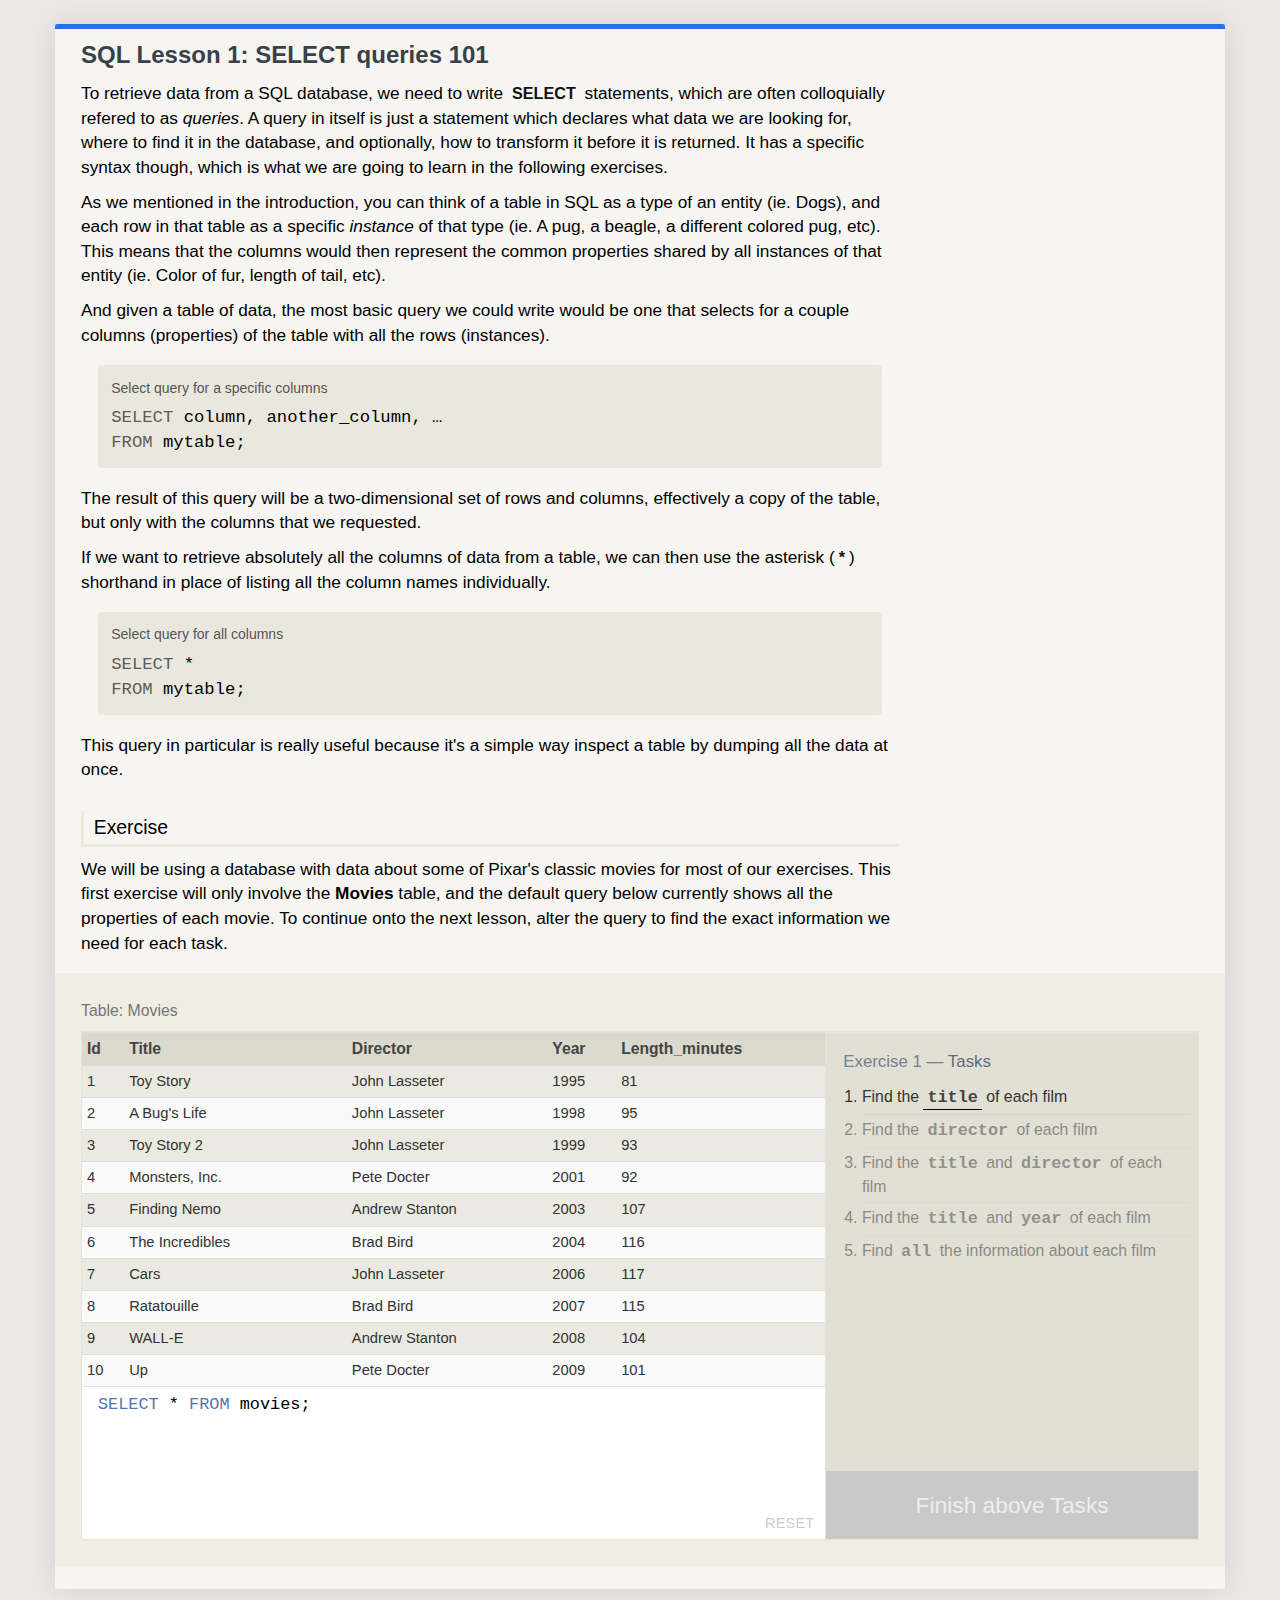
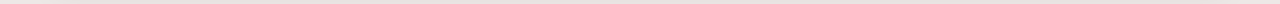
<file: index.html>
<!doctype html>
<html lang="en" class=" js flexbox flexboxlegacy canvas canvastext webgl no-touch geolocation postmessage websqldatabase indexeddb hashchange history draganddrop websockets rgba hsla multiplebgs backgroundsize borderimage borderradius boxshadow textshadow opacity cssanimations csscolumns cssgradients cssreflections csstransforms no-csstransforms3d csstransitions fontface no-generatedcontent video audio localstorage sessionstorage webworkers applicationcache svg inlinesvg smil svgclippaths"><head><meta http-equiv="Content-Type" content="text/html; charset=UTF-8">

<meta http-equiv="x-ua-compatible" content="IE=Edge"> 
<meta name="application-name" content="Learn SQL with simple, interactive exercises.">
<meta name="application-url" content="#">
<meta name="created" content="2015-04-01">
<meta name="description" content="SQL tutorial provides a set of interactive lessons and exercises to help you learn SQL">
<meta name="keywords" content="sql,mysql,sqlite,postgres,javascript,learn,tutorial,interactive,lessons,">
<meta name="viewport" content="width=device-width, initial-scale=1">
<link type="image/png" href="./Learn SQL - SQL Lesson 1_ SELECT queries 101_files/favicon.png" rel="icon">
<title>Learn SQL - SQL Lesson 1: SELECT queries 101</title>

<!-- PREFETCH -->
<link rel="prefetch" href="./Learn SQL - SQL Lesson 1_ SELECT queries 101_files/sql_3.8.7.4.js">

<!-- CSS -->
<link type="text/css" href="./Learn SQL - SQL Lesson 1_ SELECT queries 101_files/bootstrap.min.css" rel="stylesheet">
<link type="text/css" href="./Learn SQL - SQL Lesson 1_ SELECT queries 101_files/css" rel="stylesheet">
<link type="text/css" href="./Learn SQL - SQL Lesson 1_ SELECT queries 101_files/main.min.css" rel="stylesheet">

<!-- BODY -->
<body class="">


<div class="container">
    <div class="row content">
    
        <!-- MENU -->
        <div class="menu_container">
            <div class="lesson_menu menu">
                <div class="title">All Lessons</div>
                    
            </div>
            <div class="practice_menu menu">
                <div class="title">Additional Topics</div>
                    
            </div>
        </div>

        <!-- LESSON -->
<div class="row">
    <div class="col-xs-12 col-sm-12 col-md-9">
        <!-- LESSON TITLE & BODY -->
        <div class="lesson">
            <div class="title">
                SQL Lesson 1: SELECT queries 101
            </div>
            <div class="body">
                <p>To retrieve data from a SQL database, we need to write <code>SELECT</code> statements, which are often colloquially 
refered to as <i>queries</i>.  A query in itself is just a statement which declares what data we are 
looking for, where to find it in the database, and optionally, how to transform it before it is returned. 
It has a specific syntax though, which is what we are going to learn in the following exercises.</p>
<p>As we mentioned in the introduction, you can think of a table in SQL as a type of an entity (ie. Dogs), 
and each row in that table as a specific <i>instance</i> of that type (ie. A pug, a beagle, a different 
colored pug, etc).  This means that the columns would then represent the common properties shared
by all instances of that entity (ie. Color of fur, length of tail, etc).</p>
<p>And given a table of data, the most basic query we could write would be one that selects for a couple 
columns (properties) of the table with all the rows (instances).</p>
<div class="definition">
    <div class="desc">Select query for a specific columns</div>
    <code class="sql hljs"><span class="hljs-operator"><span class="hljs-keyword">SELECT</span> column, another_column, …
<span class="hljs-keyword">FROM</span> mytable;</span></code>
</div>

<p>The result of this query will be a two-dimensional set of rows and columns, effectively a copy of the 
table, but only with the columns that we requested.</p>
<p>If we want to retrieve absolutely all the columns of data from a table, we can then use the asterisk (<code>*</code>) 
shorthand in place of listing all the column names individually.</p>
<div class="definition">
    <div class="desc">Select query for all columns</div>
    <code class="sql hljs"><span class="hljs-operator"><span class="hljs-keyword">SELECT</span> * 
<span class="hljs-keyword">FROM</span> mytable;</span></code>
</div>

<p>This query in particular is really useful because it's a simple way inspect a table by dumping all the 
data at once.</p>
<h1>Exercise</h1>
<p>We will be using a database with data about some of Pixar's classic movies for most of our exercises.
This first exercise will only involve the <strong>Movies</strong> table, and the default query below currently 
shows all the properties of each movie.  To continue onto the next lesson, alter the query to find
the exact information we need for each task.</p>
            </div>
        </div>
    </div>

    <div class="col-xs-12">
        <!-- EXERCISE -->
        <div class="disabled_exercise_overlay">
    Sorry but the SQL exercises require a more recent browser to run.<br>Please upgrade to the latest version of <a href="http://windows.microsoft.com/en-us/internet-explorer/download-ie" title="Download Internet Explorer">Internet Explorer</a>, <a href="https://www.google.com/chrome/browser/desktop/index.html" title="Download Chrome">Chrome</a>, or <a href="https://www.mozilla.org/en-US/firefox/new/" title="Download Firefox">Firefox</a>!
    <br><br>
    <span>Otherwise, continue to the next lesson: <a href="#">SQL Lesson 2: Queries with constraints (Pt. 1)</a></span>
</div>
<div class="exercise" exerciseid="ex1" style="position: relative;">
	<div class="body row">
        <div class="datatable_title col-xs-12 col-sm-8 col-md-8">Table: movies</div>
        <div class="table_and_input col-xs-12 col-sm-8 col-md-8">
            <div class="message"></div>
            <div class="datatable" datatableid="movies">
                <table class="table table-striped table-condensed">
                    <tbody>
                        <tr>
                            <td class="column_name">id</td>
                            <td class="column_name">title</td>
                            <td class="column_name">director</td>
                            <td class="column_name">year</td>
                            <td class="column_name">length_minutes</td>
                        </tr>
                        <tr>
                            <td>1</td>
                            <td>Toy Story</td>
                            <td>John Lasseter</td>
                            <td>1995</td>
                            <td>81</td>
                        </tr>
                        <tr>
                            <td>2</td>
                            <td>A Bug's Life</td>
                            <td>John Lasseter</td>
                            <td>1998</td>
                            <td>95</td>
                        </tr>
                        <tr>
                            <td>3</td>
                            <td>Toy Story 2</td>
                            <td>John Lasseter</td>
                            <td>1999</td>
                            <td>93</td>
                        </tr>
                        <tr>
                            <td>4</td>
                            <td>Monsters, Inc.</td>
                            <td>Pete Docter</td>
                            <td>2001</td>
                            <td>92</td>
                        </tr>
                        <tr>
                            <td>5</td>
                            <td>Finding Nemo</td>
                            <td>Andrew Stanton</td>
                            <td>2003</td>
                            <td>107</td>
                        </tr>
                        <tr>
                            <td>6</td>
                            <td>The Incredibles</td>
                            <td>Brad Bird</td>
                            <td>2004</td>
                            <td>116</td>
                        </tr>
                        <tr>
                            <td>7</td>
                            <td>Cars</td>
                            <td>John Lasseter</td>
                            <td>2006</td>
                            <td>117</td>
                        </tr>
                        <tr>
                            <td>8</td>
                            <td>Ratatouille</td>
                            <td>Brad Bird</td>
                            <td>2007</td>
                            <td>115</td>
                        </tr>
                        <tr>
                            <td>9</td>
                            <td>WALL-E</td>
                            <td>Andrew Stanton</td>
                            <td>2008</td>
                            <td>104</td>
                        </tr>
                        <tr>
                            <td>10</td>
                            <td>Up</td>
                            <td>Pete Docter</td>
                            <td>2009</td>
                            <td>101</td>
                        </tr>
                        <tr>
                            <td>11</td>
                            <td>Toy Story 3</td>
                            <td>Lee Unkrich</td>
                            <td>2010</td>
                            <td>103</td>
                        </tr>
                        <tr>
                            <td>12</td>
                            <td>Cars 2</td>
                            <td>John Lasseter</td>
                            <td>2011</td>
                            <td>120</td>
                        </tr>
                        <tr>
                            <td>13</td>
                            <td>Brave</td>
                            <td>Brenda Chapman</td>
                            <td>2012</td>
                            <td>102</td>
                        </tr>
                        <tr>
                            <td>14</td>
                            <td>Monsters University</td>
                            <td>Dan Scanlon</td>
                            <td>2013</td>
                            <td>110</td>
                        </tr>
                        <tr>
                            <td>15</td>
                            <td>Toy Story 4</td>
                            <td>Josh Cooley</td>
                            <td>2019</td>
                            <td>89</td>
                        </tr>
                    </tbody>
                </table>
            </div>
			<div class="sqlinput_container">
                <a href="#" class="clear">RESET</a>
	    		<div id="ace_text" class="sqlinput ace_editor ace-tm ace_focus" targetdatatableid="movies" style="font-size: 1em;"><textarea class="ace_text-input" wrap="off" autocorrect="off" autocapitalize="off" spellcheck="false" style="opacity: 0; height: 18.8889px; width: 10.1219px; left: 228.559px; top: 0px;"></textarea><div class="ace_gutter" style="display: none;"><div class="ace_layer ace_gutter-layer ace_folding-enabled" style="margin-top: 0px;"></div><div class="ace_gutter-active-line" style="top: 0px; height: 18.8889px;"></div></div><div class="ace_scroller" style="left: 0px; right: 0px; bottom: 0px;"><div class="ace_content" style="margin-top: 0px; width: 743px; height: 173.778px; margin-left: 0px;"><div class="ace_layer ace_print-margin-layer"><div class="ace_print-margin" style="left: 16px; visibility: hidden;"></div></div><div class="ace_layer ace_marker-layer"></div><div class="ace_layer ace_text-layer" style="padding: 0px 16px;"><div class="ace_line_group" style="height:18.88888931274414px"><div class="ace_line" style="height:18.88888931274414px"><span class="ace_keyword">SELECT</span> * <span class="ace_keyword">FROM</span> <span class="ace_identifier">movies</span>;</div></div></div><div class="ace_layer ace_marker-layer"></div><div class="ace_layer ace_cursor-layer"><div class="ace_cursor" style="left: 228.559px; top: 0px; width: 10.1219px; height: 18.8889px;"></div></div></div></div><div class="ace_scrollbar ace_scrollbar-v" style="display: none; width: 20px; bottom: 0px;"><div class="ace_scrollbar-inner" style="width: 20px; height: 18.8889px;"></div></div><div class="ace_scrollbar ace_scrollbar-h" style="display: none; height: 20px; left: 0px; right: 0px;"><div class="ace_scrollbar-inner" style="height: 20px; width: 743px;"></div></div><div style="height: auto; width: auto; top: 0px; left: 0px; visibility: hidden; position: absolute; white-space: pre; font-style: inherit; font-variant: inherit; font-weight: inherit; font-stretch: inherit; font-size: inherit; line-height: inherit; font-family: inherit; overflow: hidden;"><div style="height: auto; width: auto; top: 0px; left: 0px; visibility: hidden; position: absolute; white-space: pre; font-style: inherit; font-variant: inherit; font-weight: inherit; font-stretch: inherit; font-size: inherit; line-height: inherit; font-family: inherit; overflow: visible;"></div><div style="height: auto; width: auto; top: 0px; left: 0px; visibility: hidden; position: absolute; white-space: pre; font-style: inherit; font-variant: inherit; font-stretch: inherit; font-size: inherit; line-height: inherit; font-family: inherit; overflow: visible;">XXXXXXXXXXXXXXXXXXXXXXXXXXXXXXXXXXXXXXXXXXXXXXXXXX</div></div></div>
	    	</div>
		</div><!-- /table_and_input -->

		<div class="tasks_and_continue col-xs-12 col-sm-4 col-md-4">
			<div class="tasks_title">
				Exercise 1 — <span class="title">Tasks</span>
			</div>
			<ol class="tasks_list">
                <li class="active">
                    Find the <code>title</code> of each film
                </li>
                <li>
                    Find the <code>director</code> of each film
                </li>
                <li>
                    Find the <code>title</code> and <code>director</code> of each film
                </li>
                <li>
                    Find the <code>title</code> and <code>year</code> of each film
                </li>
                <li>
                    Find <code>all</code> the information about each film
                </li>
			</ol>
			<a href="#" class="continue disabled">
				Finish above Tasks
			</a>
		</div><!-- /tasks_and_continue -->
	</div><!-- /body -->
</div><!-- /exercise -->

    </div>
</div>

    </div>
</div>


<!-- JS -->

<script type="text/javascript" src="./Learn SQL - SQL Lesson 1_ SELECT queries 101_files/jquery.min.js"></script>
<script type="text/javascript" src="./Learn SQL - SQL Lesson 1_ SELECT queries 101_files/underscore-min.js"></script>
<script type="text/javascript" src="./Learn SQL - SQL Lesson 1_ SELECT queries 101_files/bootstrap.min.js"></script>
<script type="text/javascript" src="./Learn SQL - SQL Lesson 1_ SELECT queries 101_files/highlight.min.js"></script>
<script type="text/javascript" src="./Learn SQL - SQL Lesson 1_ SELECT queries 101_files/modernizr.min.js"></script>
<script type="text/javascript" src="./Learn SQL - SQL Lesson 1_ SELECT queries 101_files/main.min.js"></script>
<script type="text/javascript" src="./Learn SQL - SQL Lesson 1_ SELECT queries 101_files/sql_3.8.7.4.js"></script>
<script type="text/javascript" src="./Learn SQL - SQL Lesson 1_ SELECT queries 101_files/ace.js"></script>
<script type="text/javascript" src="./Learn SQL - SQL Lesson 1_ SELECT queries 101_files/mode-sql.js"></script>
<script type="text/javascript" src="./Learn SQL - SQL Lesson 1_ SELECT queries 101_files/pixar.js"></script>




<script type="text/javascript">
	"use strict";

    // Setup the exercises
    var exerciseJson = "{\"tasks_title\": \"Exercise 1\", \"database\": \"pixar.js\", \"targetDatatableId\": \"movies\", \"inputDefaultQuery\": \"SELECT * FROM movies;\", \"inputDefaultQuerySelection\": [7, 8], \"datatable\": {\"movies\": {\"preloadTableQuery\": \"INSERT INTO movies VALUES (15, \\\"Toy Story 4\\\", \\\"Josh Cooley\\\", 2019, 89);\", \"defaultQuery\": \"SELECT * FROM movies;\"}}, \"tasks\": [{\"text\": \"Find the <code>title</code> of each film\", \"solution\": \"SELECT title FROM movies;\", \"checks\": [{\"type\": \"col_equals\", \"data\": [\"title\"]}]}, {\"text\": \"Find the <code>director</code> of each film\", \"solution\": \"SELECT director FROM movies; \", \"checks\": [{\"type\": \"col_equals\", \"data\": [\"director\"]}]}, {\"text\": \"Find the <code>title</code> and <code>director</code> of each film\", \"solution\": \"SELECT title, director FROM movies; \", \"checks\": [{\"type\": \"col_equals\", \"data\": [\"title\", \"director\"]}]}, {\"text\": \"Find the <code>title</code> and <code>year</code> of each film\", \"solution\": \"SELECT title, year FROM movies; \", \"checks\": [{\"type\": \"col_equals\", \"data\": [\"title\", \"year\"]}]}, {\"text\": \"Find <code>all</code> the information about each film\", \"solution\": \"SELECT * FROM movies; \", \"checks\": [{\"type\": \"row_col_val_solution_query\", \"data\": null}]}]}";

    initializeDocumentLoad(exerciseJson, "lesson/1");
    exerciseJson = null;
</script>

</body>
</html>
</file>
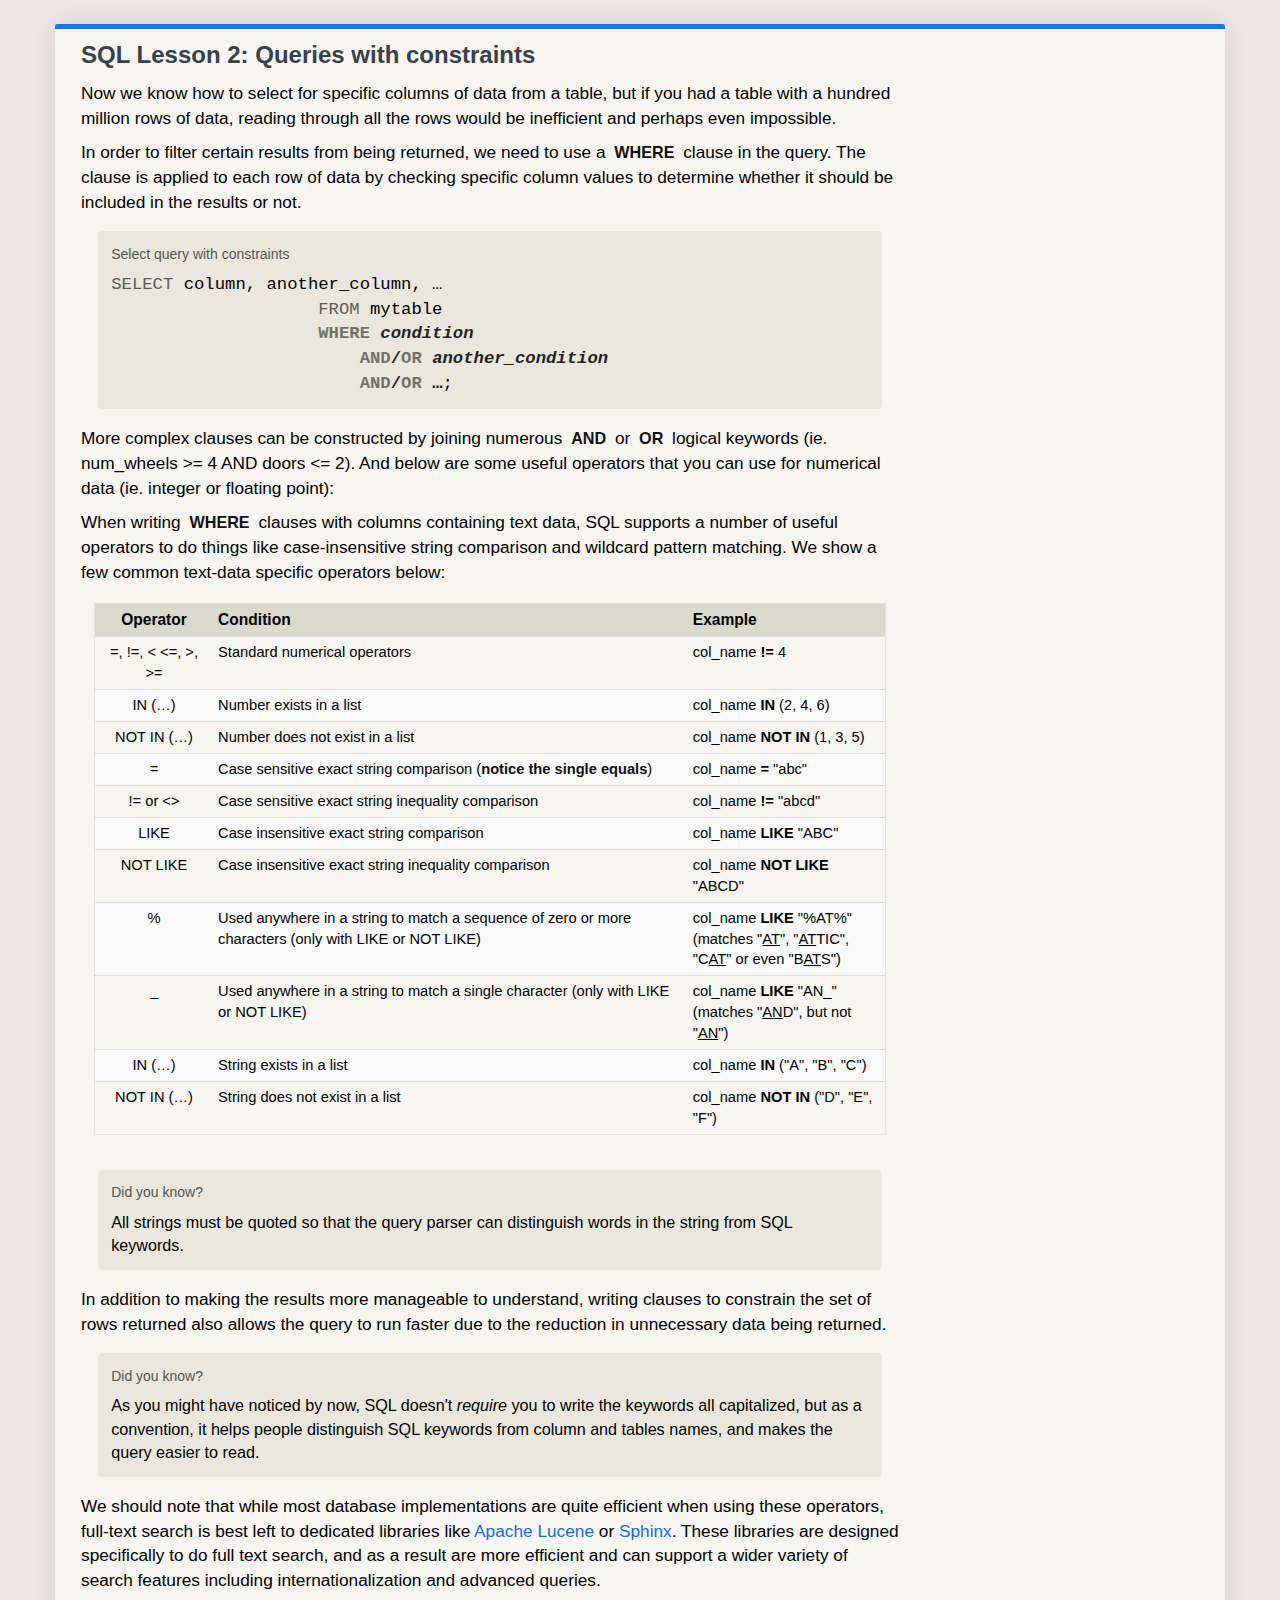
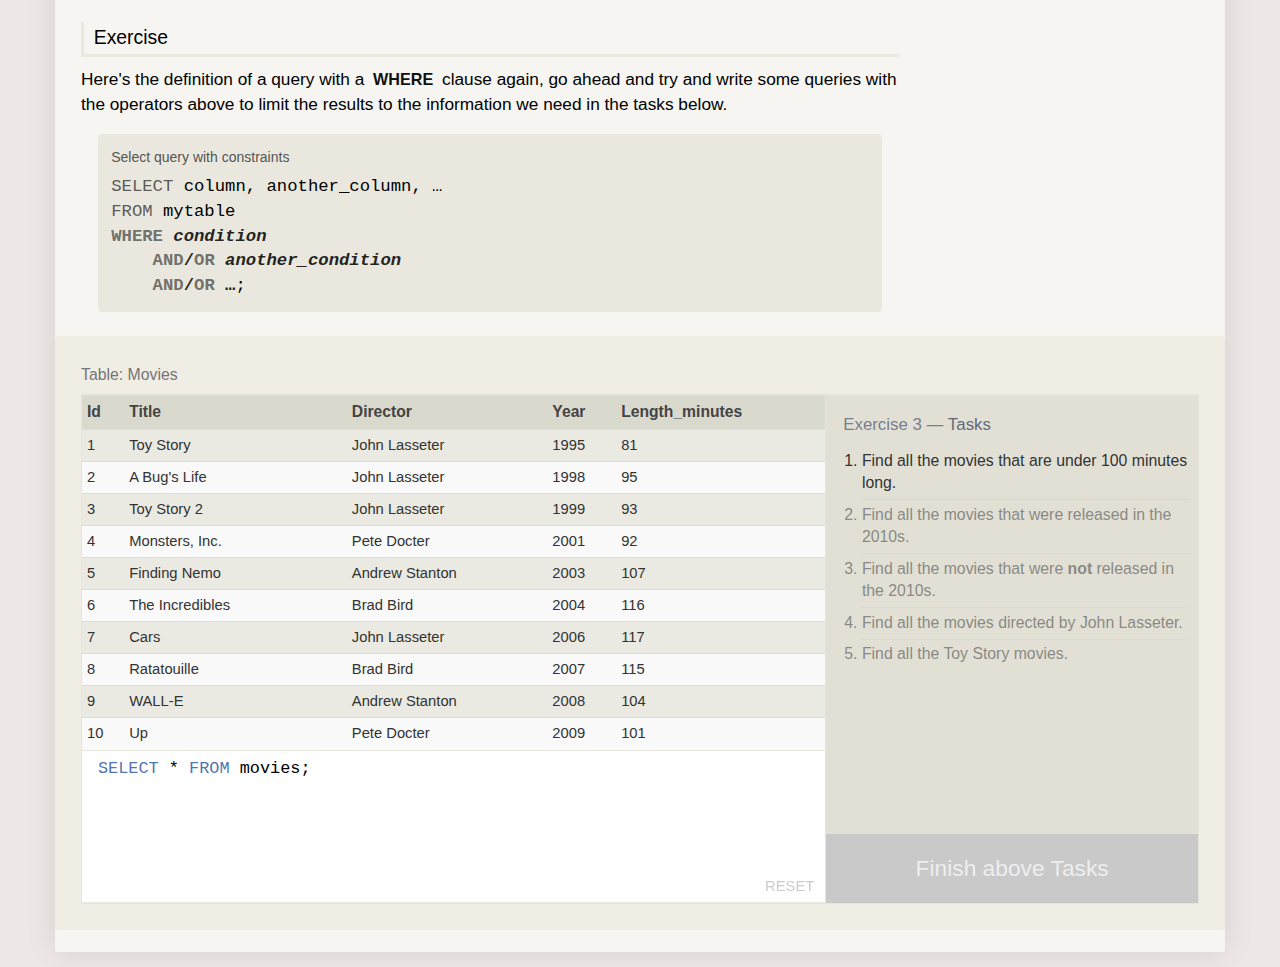
<file: Lesson2/index.html>
<!doctype html>
<html lang="en" class=" js flexbox flexboxlegacy canvas canvastext webgl no-touch geolocation postmessage websqldatabase indexeddb hashchange history draganddrop websockets rgba hsla multiplebgs backgroundsize borderimage borderradius boxshadow textshadow opacity cssanimations csscolumns cssgradients cssreflections csstransforms csstransforms3d csstransitions fontface no-generatedcontent video audio localstorage sessionstorage webworkers applicationcache svg inlinesvg smil svgclippaths"><head><meta http-equiv="Content-Type" content="text/html; charset=UTF-8">

<meta http-equiv="x-ua-compatible" content="IE=Edge"> 
<meta name="application-name" content="Learn SQL with simple, interactive exercises.">
<meta name="application-url" content="#">
<meta name="created" content="2015-04-01">
<meta name="description" content="SQL provides a set of interactive lessons and exercises to help you learn SQL">
<meta name="keywords" content="sql,mysql,sqlite,postgres,javascript,learn,tutorial,interactive,lessons,">
<meta name="viewport" content="width=device-width, initial-scale=1">
<link type="image/png" href="./Learn SQL - SQL Lesson 2_ Queries with constraints (Pt. 1-2)_files/favicon.png" rel="icon">
<title>Learn SQL - SQL Lesson 2: Queries with constraints</title>

<!-- PREFETCH -->
<link rel="prefetch" href="./Learn SQL - SQL Lesson 2_ Queries with constraints (Pt. 1-2)_files/sql_3.8.7.4.js">

<!-- CSS -->
<link type="text/css" href="./Learn SQL - SQL Lesson 2_ Queries with constraints (Pt. 1-2)_files/bootstrap.min.css" rel="stylesheet">
<link type="text/css" href="./Learn SQL - SQL Lesson 2_ Queries with constraints (Pt. 1-2)_files/css" rel="stylesheet">
<link type="text/css" href="./Learn SQL - SQL Lesson 2_ Queries with constraints (Pt. 1-2)_files/main.min.css" rel="stylesheet">
<style type="text/css">
</style>

<!-- BODY -->
<body class="">


<div class="container">
    <div class="row content">


        <!-- LESSON -->
<div class="row">
    <div class="col-xs-12 col-sm-12 col-md-9">
        <!-- LESSON TITLE & BODY -->
        <div class="lesson">
            <div class="title">
                SQL Lesson 2: Queries with constraints
            </div>
            <div class="body">
                <p>Now we know how to select for specific columns of data from a table, but if you had a table with a 
                    hundred million rows of data, reading through all the rows would be inefficient and perhaps even
                    impossible.</p>
                    <p>In order to filter certain results from being returned, we need to use a <code>WHERE</code> clause in the query.
                    The clause is applied to each row of data by checking specific column values to determine whether it
                    should be included in the results or not.</p>
                    <div class="definition row">
                        <div class="desc">Select query with constraints</div>
                        <code class="sql hljs"><span class="hljs-operator"><span class="hljs-keyword">SELECT</span> column, another_column, …
                    <span class="hljs-keyword">FROM</span> mytable
                    </span><strong><span class="hljs-operator"><span class="hljs-keyword">WHERE</span> </span><i><span class="hljs-operator">condition</span></i><span class="hljs-operator">
                        <span class="hljs-keyword">AND</span>/<span class="hljs-keyword">OR</span> </span><i><span class="hljs-operator">another_condition</span></i><span class="hljs-operator">
                        <span class="hljs-keyword">AND</span>/<span class="hljs-keyword">OR</span> …</span></strong><span class="hljs-operator">;</span></code>
                    </div>
                    
                    <p>More complex clauses can be constructed by joining numerous <code>AND</code> or <code>OR</code> logical keywords (ie. 
                    num_wheels &gt;= 4 AND doors &lt;= 2).  And below are some useful operators that you can use for numerical 
                    data (ie. integer or floating point):</p>
                    
                    
                    


                <p>When writing <code>WHERE</code> clauses with columns containing text data, SQL supports a number of useful operators
to do things like case-insensitive string comparison and wildcard pattern matching.  We show a few common
text-data specific operators below:</p>
<div class="datatable">
    <table class="table table-striped table-condensed">
        <tbody><tr>
            <td style="width: 15%; text-align: center;">Operator</td>
            <td style="width: 60%">Condition</td>
            <td>Example</td>
        </tr>
        <tr>
            <td style="text-align: center;">=, !=, &lt; &lt;=, &gt;, &gt;=</td>
            <td>Standard numerical operators</td>
            <td>col_name <span class="faux-keyword">!=</span> 4</td>
        </tr>
        <tr>
            <td style="text-align: center;">IN (…)</td>
            <td>Number exists in a list</td>
            <td>col_name <span class="faux-keyword">IN</span> (2, 4, 6)</td>
        </tr>
        <tr>
            <td style="text-align: center;">NOT IN (…)</td>
            <td>Number does not exist in a list</td>
            <td>col_name <span class="faux-keyword">NOT IN</span> (1, 3, 5)</td>
        </tr>
        <tr>
            <td style="text-align: center;">=</td>
            <td>Case sensitive exact string comparison (<em>notice the single equals</em>)</td>
            <td>col_name <span class="faux-keyword">=</span> "abc"</td>
        </tr>
        <tr>
            <td style="text-align: center;">!= or &lt;&gt;</td>
            <td>Case sensitive exact string inequality comparison</td>
            <td>col_name <span class="faux-keyword">!=</span> "abcd"</td>
        </tr>
        <tr>
            <td style="text-align: center;">LIKE</td>
            <td>Case insensitive exact string comparison</td>
            <td>col_name <span class="faux-keyword">LIKE</span> "ABC"</td>
        </tr>
        <tr>
            <td style="text-align: center;">NOT LIKE</td>
            <td>Case insensitive exact string inequality comparison</td>
            <td>col_name <span class="faux-keyword">NOT LIKE</span> "ABCD"</td>
        </tr>
        <tr>
            <td style="text-align: center;">%</td>
            <td>Used anywhere in a string to match 
                a sequence of zero or more characters (only with LIKE or NOT LIKE)</td>
            <td>col_name <span class="faux-keyword">LIKE</span> "%AT%"<br>
                (matches "<span class="uline">AT</span>", "<span class="uline">AT</span>TIC", "C<span class="uline">AT</span>" 
                    or even "B<span class="uline">AT</span>S")</td>
        </tr>
        <tr>
            <td style="text-align: center;">_</td>
            <td>Used anywhere in a string to match 
                a single character (only with LIKE or NOT LIKE)</td>
            <td>col_name <span class="faux-keyword">LIKE</span> "AN_"<br>
                (matches "<span class="uline">AN</span>D", but not "<span class="uline">AN</span>")</td>
        </tr>
        <tr>
            <td style="text-align: center;">IN (…)</td>
            <td>String exists in a list</td>
            <td>col_name <span class="faux-keyword">IN</span> ("A", "B", "C")</td>
        </tr>
        <tr>
            <td style="text-align: center;">NOT IN (…)</td>
            <td>String does not exist in a list</td>
            <td>col_name <span class="faux-keyword">NOT IN</span> ("D", "E", "F")</td>
        </tr>
    </tbody></table>
</div>

<div class="dyk">
    <div class="desc">Did you know?</div>
    <p>
    All strings must be quoted so that the query parser can distinguish words in the string from SQL keywords.
    </p>
</div>

<p>In addition to making the results more manageable to understand, writing clauses to constrain the
    set of rows returned also allows the query to run faster due to the reduction in unnecessary data
    being returned.</p>
    <div class="dyk">
        <div class="desc">Did you know?</div>
        <p>
        As you might have noticed by now, SQL doesn't <i>require</i> you to write the keywords all capitalized,
        but as a convention, it helps people distinguish SQL keywords from column and tables names, and makes
        the query easier to read.
        </p>
    </div>


<p>We should note that while most database implementations are quite efficient when using these operators, 
full-text search is best left to dedicated libraries like <a href="http://lucene.apache.org/" title="Apache Lucene">Apache Lucene</a> 
or <a href="http://sphinxsearch.com/" title="Sphinx Search">Sphinx</a>. These libraries are designed specifically to 
do full text search, and as a result are more efficient and can support a wider variety of search 
features including internationalization and advanced queries.</p>
<h1>Exercise</h1>
<p>Here's the definition of a query with a <code>WHERE</code> clause again, go ahead and try and write some queries
with the operators above to limit the results to the information we need in the tasks below.</p>
<div class="definition">
    <div class="desc">Select query with constraints</div>
    <code class="sql hljs"><span class="hljs-operator"><span class="hljs-keyword">SELECT</span> column, another_column, …
<span class="hljs-keyword">FROM</span> mytable
</span><strong><span class="hljs-operator"><span class="hljs-keyword">WHERE</span> </span><i><span class="hljs-operator">condition</span></i><span class="hljs-operator">
    <span class="hljs-keyword">AND</span>/<span class="hljs-keyword">OR</span> </span><i><span class="hljs-operator">another_condition</span></i><span class="hljs-operator">
    <span class="hljs-keyword">AND</span>/<span class="hljs-keyword">OR</span> …</span></strong><span class="hljs-operator">;</span></code>
</div>
            </div>
        </div>
    </div>

    <div class="col-xs-12">
        <!-- EXERCISE -->
        <div class="disabled_exercise_overlay">
    Sorry but the SQL exercises require a more recent browser to run.<br>Please upgrade to the latest version of <a href="http://windows.microsoft.com/en-us/internet-explorer/download-ie" title="Download Internet Explorer">Internet Explorer</a>, <a href="https://www.google.com/chrome/browser/desktop/index.html" title="Download Chrome">Chrome</a>, or <a href="https://www.mozilla.org/en-US/firefox/new/" title="Download Firefox">Firefox</a>!
    <br><br>
    <span>Otherwise, continue to the next lesson: <a href="#">SQL Lesson 4: Filtering and sorting Query results</a></span>
</div>
<div class="exercise" exerciseid="ex3" style="position: relative;">
	<div class="body row">
        <div class="datatable_title col-xs-12 col-sm-8 col-md-8">Table: movies</div>
        <div class="table_and_input col-xs-12 col-sm-8 col-md-8">
            <div class="message"></div>
            <div class="datatable" datatableid="movies">
                <table class="table table-striped table-condensed">
                    <tbody>
                        <tr><td class="column_name">id</td><td class="column_name">title</td><td class="column_name">director</td><td class="column_name">year</td><td class="column_name">length_minutes</td></tr>
                        <tr><td>1</td><td>Toy Story</td><td>John Lasseter</td><td>1995</td><td>81</td></tr>
                        <tr><td>2</td><td>A Bug's Life</td><td>John Lasseter</td><td>1998</td><td>95</td></tr><tr><td>3</td><td>Toy Story 2</td><td>John Lasseter</td><td>1999</td><td>93</td></tr><tr><td>4</td><td>Monsters, Inc.</td><td>Pete Docter</td><td>2001</td><td>92</td></tr><tr><td>5</td><td>Finding Nemo</td><td>Andrew Stanton</td><td>2003</td><td>107</td></tr><tr><td>6</td><td>The Incredibles</td><td>Brad Bird</td><td>2004</td><td>116</td></tr><tr><td>7</td><td>Cars</td><td>John Lasseter</td><td>2006</td><td>117</td></tr><tr><td>8</td><td>Ratatouille</td><td>Brad Bird</td><td>2007</td><td>115</td></tr><tr><td>9</td><td>WALL-E</td><td>Andrew Stanton</td><td>2008</td><td>104</td></tr><tr><td>10</td><td>Up</td><td>Pete Docter</td><td>2009</td><td>101</td></tr><tr><td>11</td><td>Toy Story 3</td><td>Lee Unkrich</td><td>2010</td><td>103</td></tr><tr><td>12</td><td>Cars 2</td><td>John Lasseter</td><td>2011</td><td>120</td></tr><tr><td>13</td><td>Brave</td><td>Brenda Chapman</td><td>2012</td><td>102</td></tr><tr><td>14</td><td>Monsters University</td><td>Dan Scanlon</td><td>2013</td><td>110</td></tr>
                        <tr>
                            <td>15</td>
                            <td>Toy Story 4</td>
                            <td>Josh Cooley</td>
                            <td>2019</td>
                            <td>89</td>
                        </tr>
                        <tr><td>87</td><td>WALL-G</td><td>Brenda Chapman</td><td>2042</td><td>97</td></tr></tbody></table></div>
			<div class="sqlinput_container">
                <a href="#" class="clear">RESET</a>
	    		<div id="ace_text" class="sqlinput ace_editor ace-tm" targetdatatableid="movies" style="font-size: 1em;"><textarea class="ace_text-input" wrap="off" autocorrect="off" autocapitalize="off" spellcheck="false" style="opacity: 0; height: 18.8889px; width: 10.1219px; left: 228.559px; top: 0px;"></textarea><div class="ace_gutter" style="display: none;"><div class="ace_layer ace_gutter-layer ace_folding-enabled" style="margin-top: 0px;"></div><div class="ace_gutter-active-line" style="top: 0px; height: 18.8889px;"></div></div><div class="ace_scroller" style="left: 0px; right: 0px; bottom: 0px;"><div class="ace_content" style="margin-top: 0px; width: 743px; height: 173.778px; margin-left: 0px;"><div class="ace_layer ace_print-margin-layer"><div class="ace_print-margin" style="left: 16px; visibility: hidden;"></div></div><div class="ace_layer ace_marker-layer"></div><div class="ace_layer ace_text-layer" style="padding: 0px 16px;"><div class="ace_line_group" style="height:18.88888931274414px"><div class="ace_line" style="height:18.88888931274414px"><span class="ace_keyword">SELECT</span> * <span class="ace_keyword">FROM</span> <span class="ace_identifier">movies</span>;</div></div></div><div class="ace_layer ace_marker-layer"></div><div class="ace_layer ace_cursor-layer ace_hidden-cursors"><div class="ace_cursor" style="left: 228.559px; top: 0px; width: 10.1219px; height: 18.8889px;"></div></div></div></div><div class="ace_scrollbar ace_scrollbar-v" style="display: none; width: 20px; bottom: 0px;"><div class="ace_scrollbar-inner" style="width: 20px; height: 18.8889px;"></div></div><div class="ace_scrollbar ace_scrollbar-h" style="display: none; height: 20px; left: 0px; right: 0px;"><div class="ace_scrollbar-inner" style="height: 20px; width: 743px;"></div></div><div style="height: auto; width: auto; top: 0px; left: 0px; visibility: hidden; position: absolute; white-space: pre; font-style: inherit; font-variant: inherit; font-weight: inherit; font-stretch: inherit; font-size: inherit; line-height: inherit; font-family: inherit; overflow: hidden;"><div style="height: auto; width: auto; top: 0px; left: 0px; visibility: hidden; position: absolute; white-space: pre; font-style: inherit; font-variant: inherit; font-weight: inherit; font-stretch: inherit; font-size: inherit; line-height: inherit; font-family: inherit; overflow: visible;"></div><div style="height: auto; width: auto; top: 0px; left: 0px; visibility: hidden; position: absolute; white-space: pre; font-style: inherit; font-variant: inherit; font-stretch: inherit; font-size: inherit; line-height: inherit; font-family: inherit; overflow: visible;">XXXXXXXXXXXXXXXXXXXXXXXXXXXXXXXXXXXXXXXXXXXXXXXXXX</div></div></div>
	    	</div>
		</div><!-- /table_and_input -->

		<div class="tasks_and_continue col-xs-12 col-sm-4 col-md-4">
			<div class="tasks_title">
				Exercise 3 — <span class="title">Tasks</span>
			</div>
			<ol class="tasks_list">
                <li class="active">
                    Find all the movies that are under 100 minutes long.
                </li>
                <li>
                    Find all the movies that were released in the 2010s.
                </li>
                <li>
                    Find all the movies that were <strong>not</strong> released in the 2010s.
                </li>
                <li>
                    Find all the movies directed by John Lasseter.
                </li>
                <li>
                    Find all the Toy Story movies.
                </li>
			</ol>
            
			<a href="#" class="continue disabled">
				Finish above Tasks
			</a>
		</div><!-- /tasks_and_continue -->
	</div><!-- /body -->
</div><!-- /exercise -->


         
    </div>
</div>

    </div>
</div>



<!-- JS -->

<script type="text/javascript" src="./Learn SQL - SQL Lesson 2_ Queries with constraints (Pt. 1-2)_files/jquery.min.js"></script>
<script type="text/javascript" src="./Learn SQL - SQL Lesson 2_ Queries with constraints (Pt. 1-2)_files/underscore-min.js"></script>
<script type="text/javascript" src="./Learn SQL - SQL Lesson 2_ Queries with constraints (Pt. 1-2)_files/bootstrap.min.js"></script>
<script type="text/javascript" src="./Learn SQL - SQL Lesson 2_ Queries with constraints (Pt. 1-2)_files/highlight.min.js"></script>
<script type="text/javascript" src="./Learn SQL - SQL Lesson 2_ Queries with constraints (Pt. 1-2)_files/modernizr.min.js"></script>
<script type="text/javascript" src="./Learn SQL - SQL Lesson 2_ Queries with constraints (Pt. 1-2)_files/main.min.js"></script>
<script type="text/javascript" src="./Learn SQL - SQL Lesson 2_ Queries with constraints (Pt. 1-2)_files/sql_3.8.7.4.js"></script>
<script type="text/javascript" src="./Learn SQL - SQL Lesson 2_ Queries with constraints (Pt. 1-2)_files/ace.js"></script>
<script type="text/javascript" src="./Learn SQL - SQL Lesson 2_ Queries with constraints (Pt. 1-2)_files/mode-sql.js"></script>
<script type="text/javascript" src="./Learn SQL - SQL Lesson 2_ Queries with constraints (Pt. 1-2)_files/pixar.js"></script>





<script type="text/javascript">
	"use strict";

    // Setup the exercises
    var exerciseJson = "{\"tasks_title\": \"Exercise 2\", \"database\": \"pixar.js\", \"targetDatatableId\": \"movies\", \"inputDefaultQuery\": \"SELECT * FROM movies;\", \"inputDefaultQuerySelection\": [20, 20], \"datatable\": {\"movies\": {\"preloadTableQuery\": \"INSERT INTO movies VALUES (15, \\\"Toy Story 4\\\", \\\"Josh Cooley\\\", 2019, 89), (88, \\\"WALL-G\\\", \\\"Brenda Chapman\\\", 2042, 97);\", \"defaultQuery\": \"SELECT * FROM movies;\"}}, \"tasks\": [{\"text\": \"Find all the movies that are under 100 minutes long\", \"userSolution\": \"SELECT title, director FROM movies \\nWHERE Length_minutes < 100;\", \"solution\": \"SELECT title, director FROM movies \\nWHERE Length_minutes < 100;\", \"checks\": [{\"type\": \"row_col_val_solution_query\", \"data\": null}]}, {\"text\": \"Find all the movies that were released in the 2010s\", \"userSolution\": \"SELECT title, director FROM movies \\nWHERE YEAR >= 2010 AND Year <= 2019;\", \"solution\": \"SELECT title, director FROM movies \\nWHERE YEAR >= 2010 AND Year <= 2019;\", \"checks\": [{\"type\": \"row_col_val_solution_query\", \"data\": null}]}, {\"text\": \"Find all the movies that were not released in the 2010s\", \"userSolution\": \"SELECT title, director FROM movies \\nWHERE YEAR < 2010 OR Year > 2019;\", \"solution\": \"SELECT title, director FROM movies \\nWHERE YEAR < 2010 OR Year > 2019;\", \"checks\": [{\"type\": \"row_col_val_solution_query\", \"data\": null}]}, {\"text\": \"Find all the movies directed by John Lasseter\", \"userSolution\": \"SELECT title, director FROM movies \\nWHERE director = \\\"John Lasseter\\\";\", \"solution\": \"SELECT title FROM movies \\nWHERE director = \\\"John Lasseter\\\";\", \"checks\": [{\"type\": \"row_col_val_solution_query\", \"data\": null}]}, {\"text\": \"Find all the Toy Story movies\", \"userSolution\": \"SELECT title, director FROM movies \\nWHERE title LIKE \\\"Toy Story%\\\";\", \"solution\": \"SELECT title FROM movies \\nWHERE title LIKE \\\"Toy Story%\\\";\", \"checks\": [{\"type\": \"row_col_val_solution_query\", \"data\": null}]}]}";

    initializeDocumentLoad(exerciseJson, "lesson/3");
    exerciseJson = null;
</script>

</body></html>
</file>
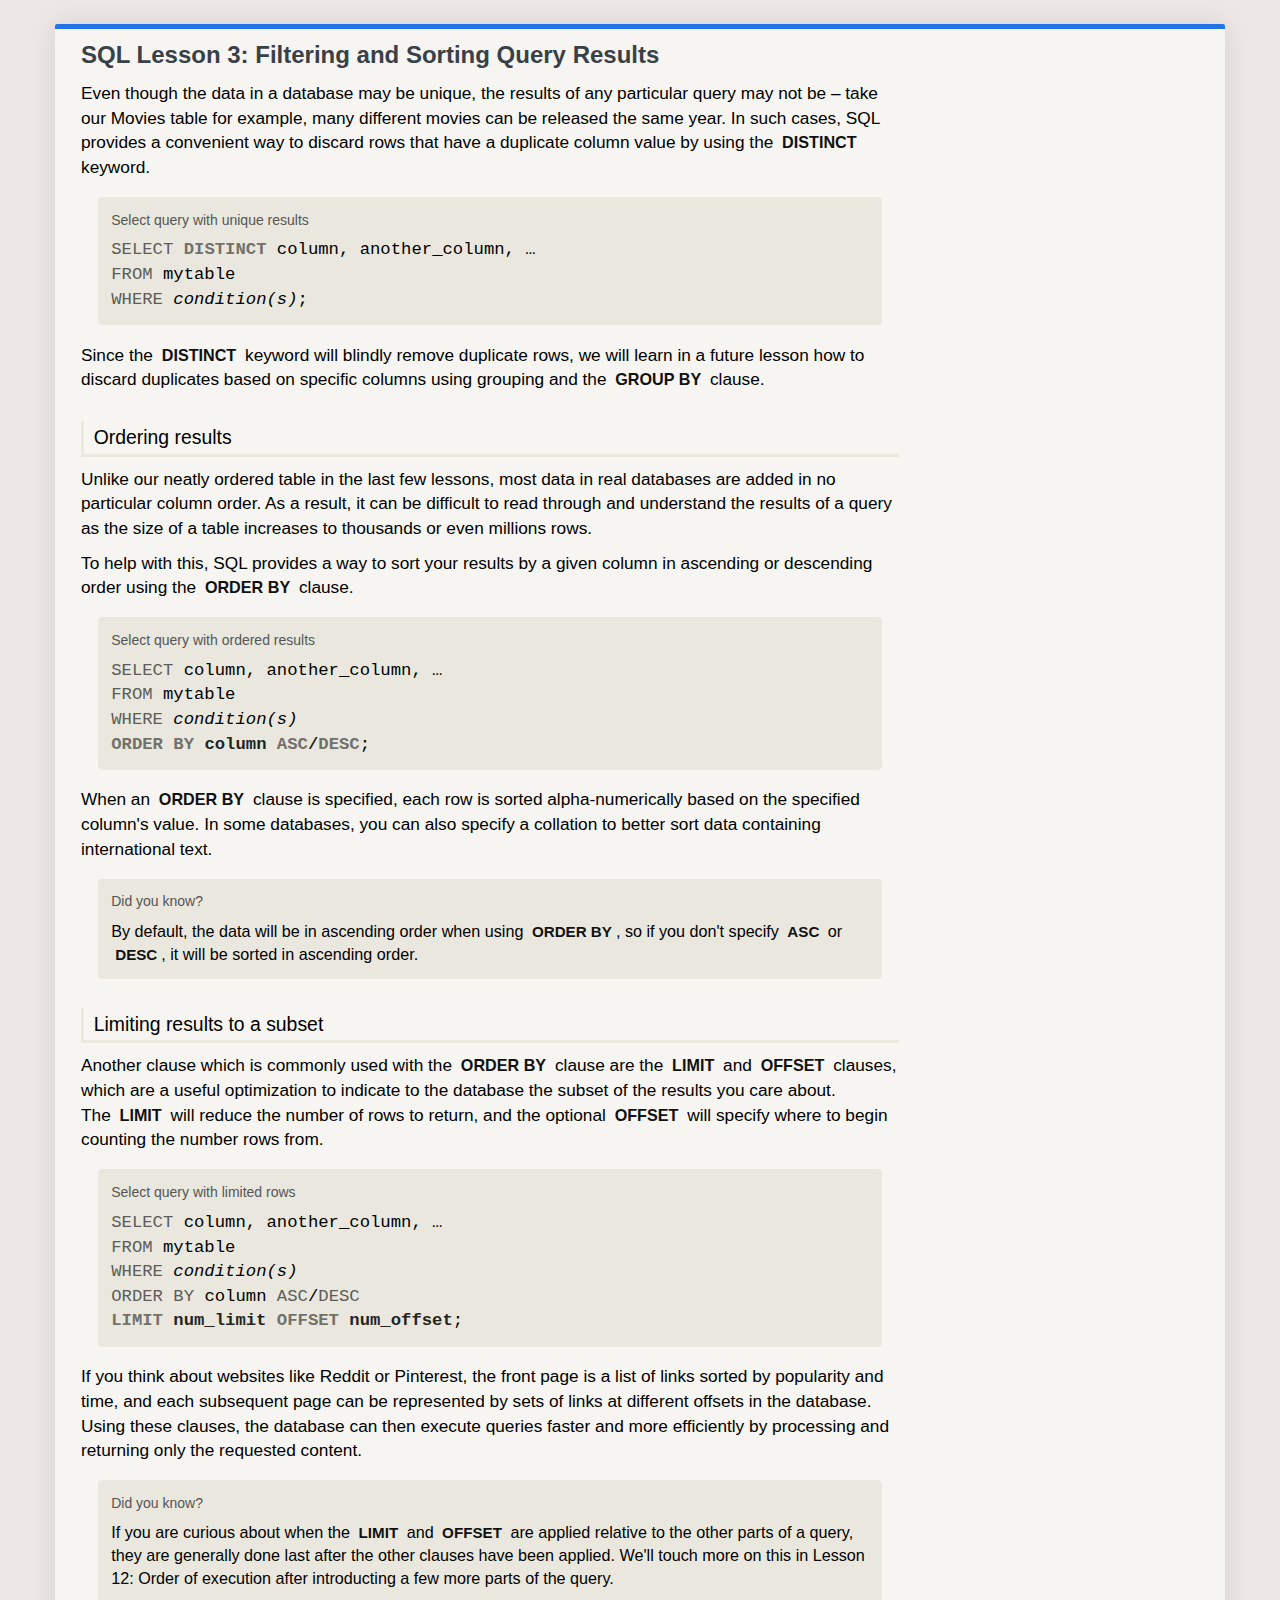
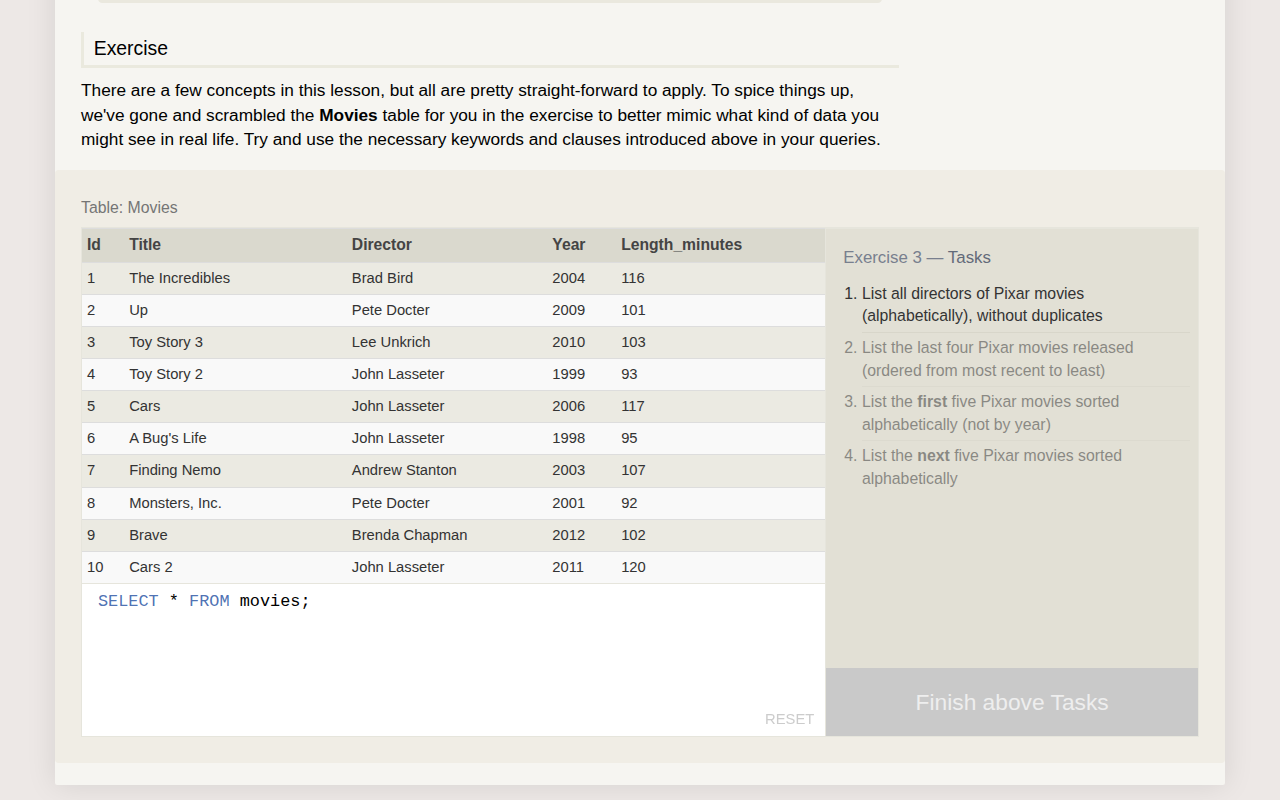
<file: Lesson3/index.html>
<!doctype html>
<html lang="en" class=" js flexbox flexboxlegacy canvas canvastext webgl no-touch geolocation postmessage websqldatabase indexeddb hashchange history draganddrop websockets rgba hsla multiplebgs backgroundsize borderimage borderradius boxshadow textshadow opacity cssanimations csscolumns cssgradients cssreflections csstransforms csstransforms3d csstransitions fontface no-generatedcontent video audio localstorage sessionstorage webworkers applicationcache svg inlinesvg smil svgclippaths"><head><meta http-equiv="Content-Type" content="text/html; charset=UTF-8">

<meta http-equiv="x-ua-compatible" content="IE=Edge"> 
<meta name="application-name" content="Learn SQL with simple, interactive exercises.">
<meta name="application-url" content="#">
<meta name="description" content="This provides a set of interactive lessons and exercises to help you learn SQL">
<meta name="viewport" content="width=device-width, initial-scale=1">
<link type="image/png" href="./Learn SQL - SQL Lesson 3_ Filtering and sorting Query results_files/favicon.png" rel="icon">
<title>Learn SQL - SQL Lesson 3: Filtering and Sorting Query Results</title>

<!-- PREFETCH -->
<link rel="prefetch" href="./Learn SQL - SQL Lesson 3_ Filtering and sorting Query results_files/sql_3.8.7.4.js">

<!-- CSS -->
<link type="text/css" href="./Learn SQL - SQL Lesson 3_ Filtering and sorting Query results_files/bootstrap.min.css" rel="stylesheet">
<link type="text/css" href="./Learn SQL - SQL Lesson 3_ Filtering and sorting Query results_files/css" rel="stylesheet">
<link type="text/css" href="./Learn SQL - SQL Lesson 3_ Filtering and sorting Query results_files/main.min.css" rel="stylesheet">
<style type="text/css">
</style>

<!-- BODY -->
<body class="">


<div class="container">
    <div class="row content">

        <!-- LESSON -->
<div class="row">
    <div class="col-xs-12 col-sm-12 col-md-9">
        <!-- LESSON TITLE & BODY -->
        <div class="lesson">
            <div class="title">
                SQL Lesson 3: Filtering and Sorting Query Results
            </div>
            <div class="body">
                <p>Even though the data in a database may be unique, the results of any particular query may not be – 
take our Movies table for example, many different movies can be released the same year.  In such cases, 
SQL provides a convenient way to discard rows that have a duplicate column value by using the <code>DISTINCT</code>
keyword.</p>
<div class="definition">
    <div class="desc">Select query with unique results</div>
    <code class="sql hljs"><span class="hljs-operator"><span class="hljs-keyword">SELECT</span> </span><strong><span class="hljs-operator"><span class="hljs-keyword">DISTINCT</span></span></strong><span class="hljs-operator"> column, another_column, …
<span class="hljs-keyword">FROM</span> mytable
<span class="hljs-keyword">WHERE</span> </span><i><span class="hljs-operator">condition(s)</span></i><span class="hljs-operator">;</span></code>
</div>

<p>Since the <code>DISTINCT</code> keyword will blindly remove duplicate rows, we will learn in a future lesson
how to discard duplicates based on specific columns using grouping and the <code>GROUP BY</code> clause.</p>
<h1>Ordering results</h1>
<p>Unlike our neatly ordered table in the last few lessons, most data in real databases are added in no
particular column order.  As a result, it can be difficult to read through and understand the results 
of a query as the size of a table increases to thousands or even millions rows.</p>
<p>To help with this, SQL provides a way to sort your results by a given column in ascending or descending 
order using the <code>ORDER BY</code> clause.</p>
<div class="definition">
    <div class="desc">Select query with ordered results</div>
    <code class="sql hljs"><span class="hljs-operator"><span class="hljs-keyword">SELECT</span> column, another_column, …
<span class="hljs-keyword">FROM</span> mytable
<span class="hljs-keyword">WHERE</span> </span><i><span class="hljs-operator">condition(s)</span></i><span class="hljs-operator">
</span><strong><span class="hljs-operator"><span class="hljs-keyword">ORDER</span> <span class="hljs-keyword">BY</span> column <span class="hljs-keyword">ASC</span>/<span class="hljs-keyword">DESC</span></span></strong><span class="hljs-operator">;</span></code>
</div>

<p>When an <code>ORDER BY</code> clause is specified, each row is sorted alpha-numerically based on the specified
column's value.  In some databases, you can also specify a collation to better sort data containing
international text.</p>

<div class="dyk">
    <div class="desc">Did you know?</div>
    <p>
    By default, the data will be in ascending order when using <code>ORDER BY</code>, so if you don't specify <code>ASC</code> or <code>DESC</code>, it will be sorted in ascending order.
    </p>
</div>

<h1>Limiting results to a subset</h1>
<p>Another clause which is commonly used with the <code>ORDER BY</code> clause are the <code>LIMIT</code> and <code>OFFSET</code> clauses, 
which are a useful optimization to indicate to the database the subset of the results you care about.<br>
The <code>LIMIT</code> will reduce the number of rows to return, and the optional <code>OFFSET</code> will specify where to 
begin counting the number rows from.</p>
<div class="definition">
    <div class="desc">Select query with limited rows</div>
    <code class="sql hljs"><span class="hljs-operator"><span class="hljs-keyword">SELECT</span> column, another_column, …
<span class="hljs-keyword">FROM</span> mytable
<span class="hljs-keyword">WHERE</span> </span><i><span class="hljs-operator">condition(s)</span></i><span class="hljs-operator">
<span class="hljs-keyword">ORDER</span> <span class="hljs-keyword">BY</span> column <span class="hljs-keyword">ASC</span>/<span class="hljs-keyword">DESC</span>
</span><strong><span class="hljs-operator"><span class="hljs-keyword">LIMIT</span> num_limit <span class="hljs-keyword">OFFSET</span> num_offset</span></strong><span class="hljs-operator">;</span></code>
</div>

<p>If you think about websites like Reddit or Pinterest, the front page is a list of links sorted by popularity 
and time, and each subsequent page can be represented by sets of links at different offsets in the 
database.  Using these clauses, the database can then execute queries faster and more efficiently
by processing and returning only the requested content.</p>
<div class="dyk">
    <div class="desc">Did you know?</div>
    <p>
    If you are curious about when the <code>LIMIT</code> and <code>OFFSET</code> are applied relative 
    to the other parts of a query, they are generally done last after the other clauses have been applied.  
    We'll touch more on this in Lesson 12: Order of execution after introducting a few more parts of the query.
    </p>
</div>

<h1>Exercise</h1>
<p>There are a few concepts in this lesson, but all are pretty straight-forward to apply.  To spice things 
up, we've gone and scrambled the <strong>Movies</strong> table for you in the exercise to better mimic what kind of
data you might see in real life.  Try and use the necessary keywords and clauses introduced above in 
your queries.</p>
            </div>
        </div>
    </div>

    <div class="col-xs-12">
        <!-- EXERCISE -->
        <div class="disabled_exercise_overlay">
    Sorry but these SQL exercises require a more recent browser to run.<br>Please upgrade to the latest version of <a href="http://windows.microsoft.com/en-us/internet-explorer/download-ie" title="Download Internet Explorer">Internet Explorer</a>, <a href="https://www.google.com/chrome/browser/desktop/index.html" title="Download Chrome">Chrome</a>, or <a href="https://www.mozilla.org/en-US/firefox/new/" title="Download Firefox">Firefox</a>!
    <br><br>
    
</div>
<div class="exercise" exerciseid="ex4" style="position: relative;">
	<div class="body row">
        <div class="datatable_title col-xs-12 col-sm-8 col-md-8">Table: movies</div>
        <div class="table_and_input col-xs-12 col-sm-8 col-md-8">
            <div class="message"></div>
            <div class="datatable" datatableid="movies">
                <table class="table table-striped table-condensed"><tbody><tr><td class="column_name">id</td><td class="column_name">title</td><td class="column_name">director</td><td class="column_name">year</td><td class="column_name">length_minutes</td></tr><tr><td>1</td><td>Cars</td><td>John Lasseter</td><td>2006</td><td>117</td></tr><tr><td>2</td><td>Toy Story 2</td><td>John Lasseter</td><td>1999</td><td>93</td></tr><tr><td>3</td><td>Toy Story 3</td><td>Lee Unkrich</td><td>2010</td><td>103</td></tr><tr><td>4</td><td>Cars 2</td><td>John Lasseter</td><td>2011</td><td>120</td></tr><tr><td>5</td><td>The Incredibles</td><td>Brad Bird</td><td>2004</td><td>116</td></tr><tr><td>6</td><td>A Bug's Life</td><td>John Lasseter</td><td>1998</td><td>95</td></tr><tr><td>7</td><td>Monsters, Inc.</td><td>Pete Docter</td><td>2001</td><td>92</td></tr><tr><td>8</td><td>Brave</td><td>Brenda Chapman</td><td>2012</td><td>102</td></tr><tr><td>9</td><td>Monsters University</td><td>Dan Scanlon</td><td>2013</td><td>110</td></tr><tr><td>10</td><td>WALL-E</td><td>Andrew Stanton</td><td>2008</td><td>104</td></tr>
                    <tr>
                        <td>11</td>
                        <td>Toy Story 4</td>
                        <td>Josh Cooley</td>
                        <td>2019</td>
                        <td>89</td>
                    </tr>
                    <tr><td>12</td><td>Toy Story</td><td>John Lasseter</td><td>1995</td><td>81</td></tr>
                    <tr><td>13</td><td>Up</td><td>Pete Docter</td><td>2009</td><td>101</td></tr>
                    <tr><td>14</td><td>Finding Nemo</td><td>Andrew Stanton</td><td>2003</td><td>107</td></tr>
                    <tr><td>15</td><td>Ratatouille</td><td>Brad Bird</td><td>2007</td><td>115</td></tr></tbody>
                </table>
            </div>
			<div class="sqlinput_container">
                <a href="#" class="clear">RESET</a>
	    		<div id="ace_text" class="sqlinput ace_editor ace-tm ace_focus" targetdatatableid="movies" style="font-size: 1em;"><textarea class="ace_text-input" wrap="off" autocorrect="off" autocapitalize="off" spellcheck="false" style="opacity: 0; height: 18.8889px; width: 10.1219px; left: 228.559px; top: 0px;"></textarea><div class="ace_gutter" style="display: none;"><div class="ace_layer ace_gutter-layer ace_folding-enabled" style="margin-top: 0px;"></div><div class="ace_gutter-active-line" style="top: 0px; height: 18.8889px;"></div></div><div class="ace_scroller" style="left: 0px; right: 0px; bottom: 0px;"><div class="ace_content" style="margin-top: 0px; width: 743px; height: 173.778px; margin-left: 0px;"><div class="ace_layer ace_print-margin-layer"><div class="ace_print-margin" style="left: 16px; visibility: hidden;"></div></div><div class="ace_layer ace_marker-layer"></div><div class="ace_layer ace_text-layer" style="padding: 0px 16px;"><div class="ace_line_group" style="height:18.88888931274414px"><div class="ace_line" style="height:18.88888931274414px"><span class="ace_keyword">SELECT</span> * <span class="ace_keyword">FROM</span> <span class="ace_identifier">movies</span>;</div></div></div><div class="ace_layer ace_marker-layer"></div><div class="ace_layer ace_cursor-layer"><div class="ace_cursor" style="left: 228.559px; top: 0px; width: 10.1219px; height: 18.8889px; opacity: 0;"></div></div></div></div><div class="ace_scrollbar ace_scrollbar-v" style="display: none; width: 20px; bottom: 0px;"><div class="ace_scrollbar-inner" style="width: 20px; height: 18.8889px;"></div></div><div class="ace_scrollbar ace_scrollbar-h" style="display: none; height: 20px; left: 0px; right: 0px;"><div class="ace_scrollbar-inner" style="height: 20px; width: 743px;"></div></div><div style="height: auto; width: auto; top: 0px; left: 0px; visibility: hidden; position: absolute; white-space: pre; font-style: inherit; font-variant: inherit; font-weight: inherit; font-stretch: inherit; font-size: inherit; line-height: inherit; font-family: inherit; overflow: hidden;"><div style="height: auto; width: auto; top: 0px; left: 0px; visibility: hidden; position: absolute; white-space: pre; font-style: inherit; font-variant: inherit; font-weight: inherit; font-stretch: inherit; font-size: inherit; line-height: inherit; font-family: inherit; overflow: visible;"></div><div style="height: auto; width: auto; top: 0px; left: 0px; visibility: hidden; position: absolute; white-space: pre; font-style: inherit; font-variant: inherit; font-stretch: inherit; font-size: inherit; line-height: inherit; font-family: inherit; overflow: visible;">XXXXXXXXXXXXXXXXXXXXXXXXXXXXXXXXXXXXXXXXXXXXXXXXXX</div></div></div>
	    	</div>
		</div><!-- /table_and_input -->

		<div class="tasks_and_continue col-xs-12 col-sm-4 col-md-4">
			<div class="tasks_title">
				Exercise 3 — <span class="title">Tasks</span>
			</div>
			<ol class="tasks_list">
                <li class="active">
                    List all directors of Pixar movies (alphabetically), without duplicates
                </li>
                <li>
                    List the last four Pixar movies released (ordered from most recent to least)
                </li>
                <li>
                    List the <strong>first</strong> five Pixar movies sorted alphabetically (not by year)
                </li>
                <li>
                    List the <strong>next</strong> five Pixar movies sorted alphabetically
                </li>
			</ol>
            <a href="#" class="continue disabled">
				Finish above Tasks
			</a>
		</div><!-- /tasks_and_continue -->
	</div><!-- /body -->
</div><!-- /exercise -->


          
    </div>
</div>

    </div>
</div>

<!-- JS -->

<script type="text/javascript" src="./Learn SQL - SQL Lesson 3_ Filtering and sorting Query results_files/jquery.min.js"></script>
<script type="text/javascript" src="./Learn SQL - SQL Lesson 3_ Filtering and sorting Query results_files/underscore-min.js"></script>
<script type="text/javascript" src="./Learn SQL - SQL Lesson 3_ Filtering and sorting Query results_files/bootstrap.min.js"></script>
<script type="text/javascript" src="./Learn SQL - SQL Lesson 3_ Filtering and sorting Query results_files/highlight.min.js"></script>
<script type="text/javascript" src="./Learn SQL - SQL Lesson 3_ Filtering and sorting Query results_files/modernizr.min.js"></script>
<script type="text/javascript" src="./Learn SQL - SQL Lesson 3_ Filtering and sorting Query results_files/main.min.js"></script>
<script type="text/javascript" src="./Learn SQL - SQL Lesson 3_ Filtering and sorting Query results_files/sql_3.8.7.4.js"></script>
<script type="text/javascript" src="./Learn SQL - SQL Lesson 3_ Filtering and sorting Query results_files/ace.js"></script>
<script type="text/javascript" src="./Learn SQL - SQL Lesson 3_ Filtering and sorting Query results_files/mode-sql.js"></script>
<script type="text/javascript" src="./Learn SQL - SQL Lesson 3_ Filtering and sorting Query results_files/pixar.js"></script>




<script type="text/javascript">
	"use strict";

    // Setup the exercises
    var exerciseJson = "{\"tasks_title\": \"Exercise 3\", \"database\": \"pixar.js\", \"targetDatatableId\": \"movies\", \"inputDefaultQuery\": \"SELECT * FROM movies;\", \"inputDefaultQuerySelection\": [20, 20], \"datatable\": {\"movies\": {\"preloadTableQuery\": \"INSERT INTO movies VALUES (15, \\\"Toy Story 4\\\", \\\"Josh Cooley\\\", 2019, 89);\", \"preloadTableAction\": {\"action\": \"randomizeRows\", \"column\": \"movies\"}, \"defaultQuery\": \"SELECT * FROM movies;\"}}, \"tasks\": [{\"text\": \"List all directors of Pixar movies (alphabetically), without duplicates\", \"solution\": \"SELECT DISTINCT director FROM movies\\nORDER BY director ASC;\", \"checks\": [{\"type\": \"row_col_val_solution_query_ordered\", \"data\": null}]}, {\"text\": \"List the last four Pixar movies released (ordered from most recent to least)\", \"userSolution\": \"SELECT title, year FROM movies\\nORDER BY year DESC\\nLIMIT 4;\", \"solution\": \"SELECT title FROM movies\\nORDER BY year DESC\\nLIMIT 4;\", \"checks\": [{\"type\": \"row_col_val_solution_query_ordered\", \"data\": null}]}, {\"text\": \"List the <strong>first</strong> five Pixar movies sorted alphabetically\", \"solution\": \"SELECT title FROM movies\\nORDER BY title ASC\\nLIMIT 5;\", \"checks\": [{\"type\": \"row_col_val_solution_query_ordered\", \"data\": null}]}, {\"text\": \"List the <strong>next</strong> five Pixar movies sorted alphabetically\", \"solution\": \"SELECT title FROM movies\\nORDER BY title ASC\\nLIMIT 5 OFFSET 5;\", \"checks\": [{\"type\": \"row_col_val_solution_query_ordered\", \"data\": null}]}]}";

    initializeDocumentLoad(exerciseJson, "lesson/3");
    exerciseJson = null;
</script>


</body></html>
</file>
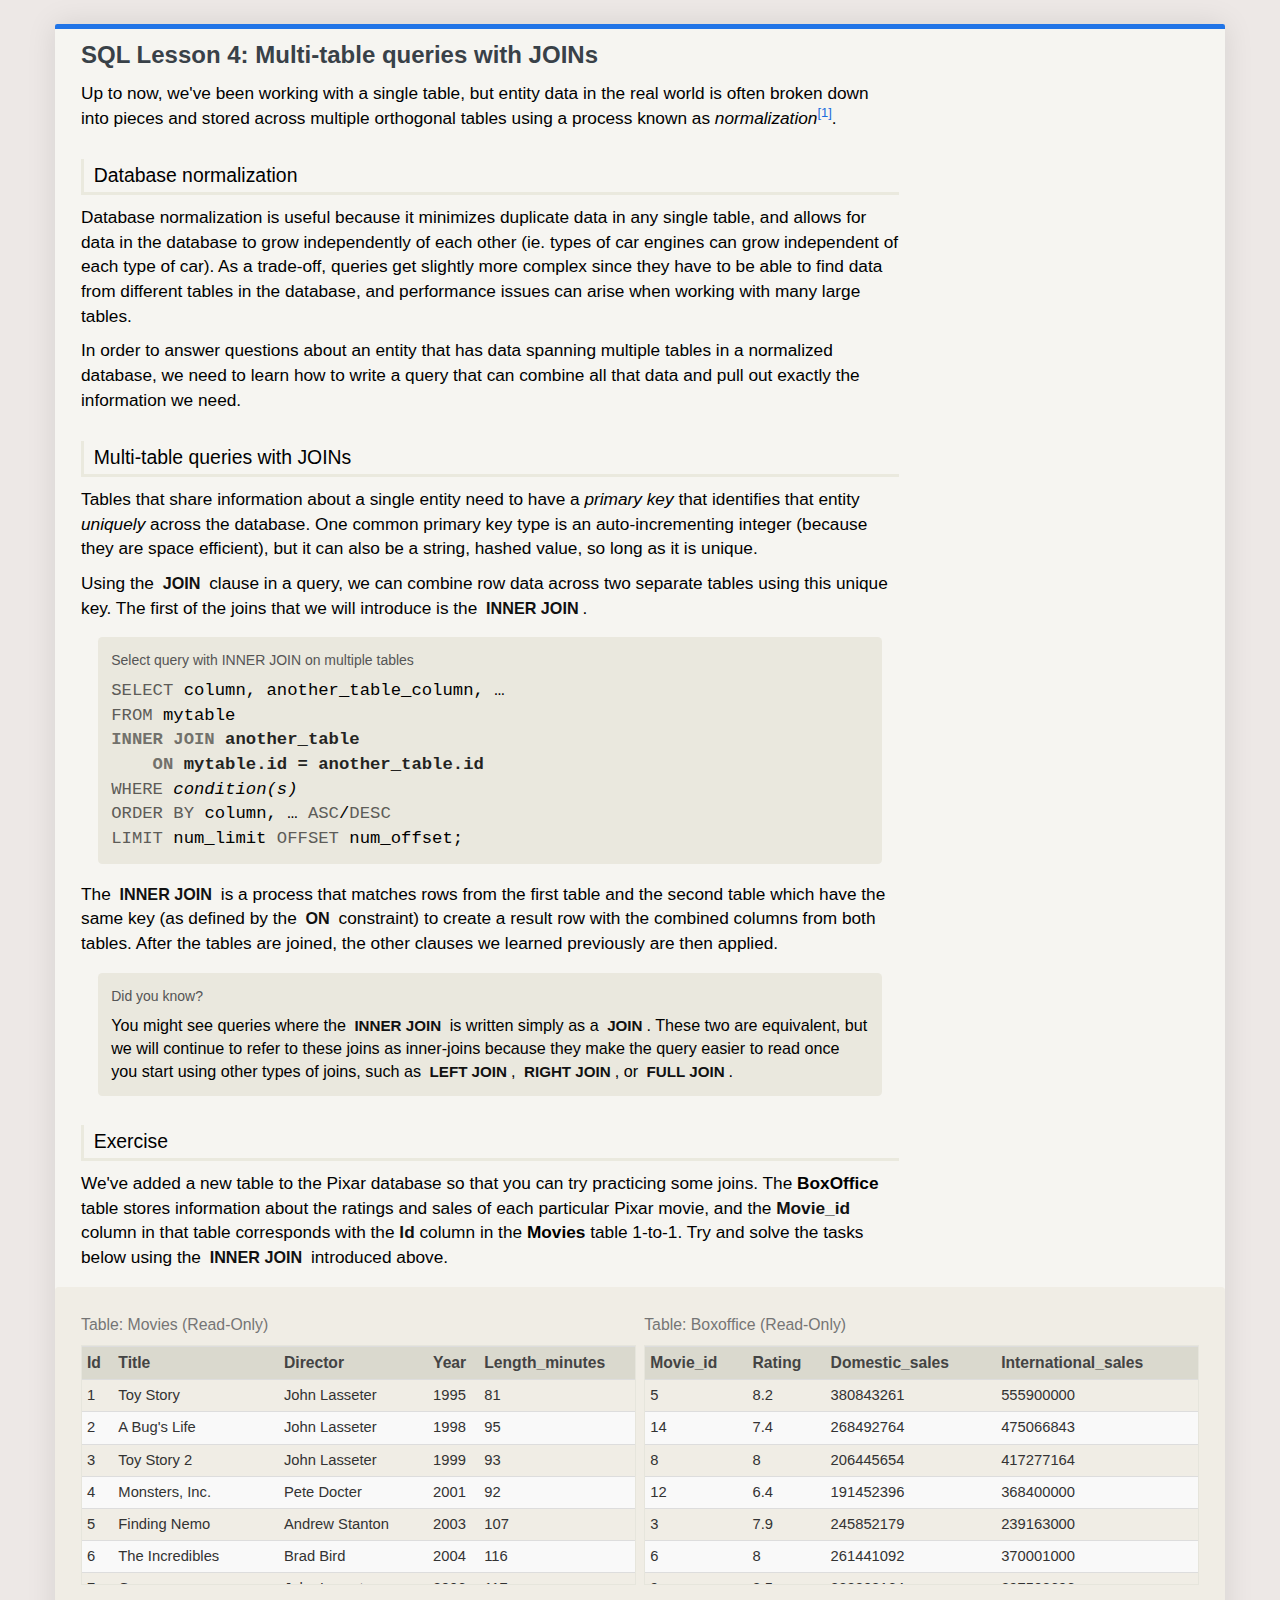
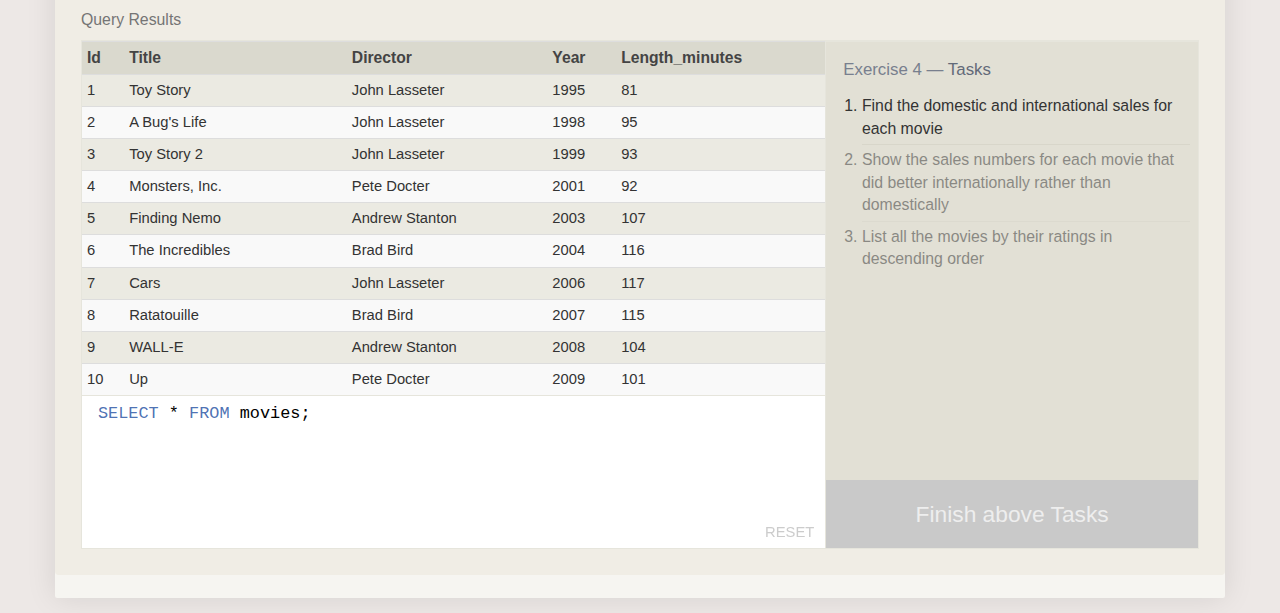
<file: Lesson4/index.html>
<!DOCTYPE html>
<html lang="en" class=" js flexbox flexboxlegacy canvas canvastext webgl no-touch geolocation postmessage websqldatabase indexeddb hashchange history draganddrop websockets rgba hsla multiplebgs backgroundsize borderimage borderradius boxshadow textshadow opacity cssanimations csscolumns cssgradients cssreflections csstransforms csstransforms3d csstransitions fontface no-generatedcontent video audio localstorage sessionstorage webworkers applicationcache svg inlinesvg smil svgclippaths"><head><meta http-equiv="Content-Type" content="text/html; charset=UTF-8">

<meta http-equiv="x-ua-compatible" content="IE=Edge"> 
<meta name="application-name" content="Learn SQL with simple, interactive exercises.">
<meta name="application-url" content="#">
<meta name="description" content="This provides a set of interactive lessons and exercises to help you learn SQL">
<meta name="viewport" content="width=device-width, initial-scale=1">
<link type="image/png" href="./Learn SQL - SQL Lesson 4_ Multi-table queries with JOINs_files/favicon.png" rel="icon">
<title>Learn SQL - SQL Lesson 4: Multi-table queries with JOINs</title>

<!-- PREFETCH -->
<link rel="prefetch" href="./Learn SQL - SQL Lesson 4_ Multi-table queries with JOINs_files/sql_3.8.7.4.js">

<!-- CSS -->
<link type="text/css" href="./Learn SQL - SQL Lesson 4_ Multi-table queries with JOINs_files/bootstrap.min.css" rel="stylesheet">
<link type="text/css" href="./Learn SQL - SQL Lesson 4_ Multi-table queries with JOINs_files/css" rel="stylesheet">
<link type="text/css" href="./Learn SQL - SQL Lesson 4_ Multi-table queries with JOINs_files/main.min.css" rel="stylesheet">
<style type="text/css">
</style>
<style id="ace_editor.css">.ace_editor {position: relative;overflow: hidden;font: 12px/normal 'Monaco', 'Menlo', 'Ubuntu Mono', 'Consolas', 'source-code-pro', monospace;direction: ltr;text-align: left;}.ace_scroller {position: absolute;overflow: hidden;top: 0;bottom: 0;background-color: inherit;-ms-user-select: none;-moz-user-select: none;-webkit-user-select: none;user-select: none;cursor: text;}.ace_content {position: absolute;-moz-box-sizing: border-box;-webkit-box-sizing: border-box;box-sizing: border-box;min-width: 100%;}.ace_dragging .ace_scroller:before{position: absolute;top: 0;left: 0;right: 0;bottom: 0;content: '';background: rgba(250, 250, 250, 0.01);z-index: 1000;}.ace_dragging.ace_dark .ace_scroller:before{background: rgba(0, 0, 0, 0.01);}.ace_selecting, .ace_selecting * {cursor: text !important;}.ace_gutter {position: absolute;overflow : hidden;width: auto;top: 0;bottom: 0;left: 0;cursor: default;z-index: 4;-ms-user-select: none;-moz-user-select: none;-webkit-user-select: none;user-select: none;}.ace_gutter-active-line {position: absolute;left: 0;right: 0;}.ace_scroller.ace_scroll-left {box-shadow: 17px 0 16px -16px rgba(0, 0, 0, 0.4) inset;}.ace_gutter-cell {padding-left: 19px;padding-right: 6px;background-repeat: no-repeat;}.ace_gutter-cell.ace_error {background-image: url("[data-uri]");background-repeat: no-repeat;background-position: 2px center;}.ace_gutter-cell.ace_warning {background-image: url("[data-uri]");background-position: 2px center;}.ace_gutter-cell.ace_info {background-image: url("[data-uri]");background-position: 2px center;}.ace_dark .ace_gutter-cell.ace_info {background-image: url("[data-uri]");}.ace_scrollbar {position: absolute;right: 0;bottom: 0;z-index: 6;}.ace_scrollbar-inner {position: absolute;cursor: text;left: 0;top: 0;}.ace_scrollbar-v{overflow-x: hidden;overflow-y: scroll;top: 0;}.ace_scrollbar-h {overflow-x: scroll;overflow-y: hidden;left: 0;}.ace_print-margin {position: absolute;height: 100%;}.ace_text-input {position: absolute;z-index: 0;width: 0.5em;height: 1em;opacity: 0;background: transparent;-moz-appearance: none;appearance: none;border: none;resize: none;outline: none;overflow: hidden;font: inherit;padding: 0 1px;margin: 0 -1px;text-indent: -1em;-ms-user-select: text;-moz-user-select: text;-webkit-user-select: text;user-select: text;white-space: pre!important;}.ace_text-input.ace_composition {background: inherit;color: inherit;z-index: 1000;opacity: 1;text-indent: 0;}.ace_layer {z-index: 1;position: absolute;overflow: hidden;word-wrap: normal;white-space: pre;height: 100%;width: 100%;-moz-box-sizing: border-box;-webkit-box-sizing: border-box;box-sizing: border-box;pointer-events: none;}.ace_gutter-layer {position: relative;width: auto;text-align: right;pointer-events: auto;}.ace_text-layer {font: inherit !important;}.ace_cjk {display: inline-block;text-align: center;}.ace_cursor-layer {z-index: 4;}.ace_cursor {z-index: 4;position: absolute;-moz-box-sizing: border-box;-webkit-box-sizing: border-box;box-sizing: border-box;border-left: 2px solid;transform: translatez(0);}.ace_slim-cursors .ace_cursor {border-left-width: 1px;}.ace_overwrite-cursors .ace_cursor {border-left-width: 0;border-bottom: 1px solid;}.ace_hidden-cursors .ace_cursor {opacity: 0.2;}.ace_smooth-blinking .ace_cursor {-webkit-transition: opacity 0.18s;transition: opacity 0.18s;}.ace_editor.ace_multiselect .ace_cursor {border-left-width: 1px;}.ace_marker-layer .ace_step, .ace_marker-layer .ace_stack {position: absolute;z-index: 3;}.ace_marker-layer .ace_selection {position: absolute;z-index: 5;}.ace_marker-layer .ace_bracket {position: absolute;z-index: 6;}.ace_marker-layer .ace_active-line {position: absolute;z-index: 2;}.ace_marker-layer .ace_selected-word {position: absolute;z-index: 4;-moz-box-sizing: border-box;-webkit-box-sizing: border-box;box-sizing: border-box;}.ace_line .ace_fold {-moz-box-sizing: border-box;-webkit-box-sizing: border-box;box-sizing: border-box;display: inline-block;height: 11px;margin-top: -2px;vertical-align: middle;background-image:url("[data-uri]"),url("[data-uri]");background-repeat: no-repeat, repeat-x;background-position: center center, top left;color: transparent;border: 1px solid black;border-radius: 2px;cursor: pointer;pointer-events: auto;}.ace_dark .ace_fold {}.ace_fold:hover{background-image:url("[data-uri]"),url("[data-uri]");}.ace_tooltip {background-color: #FFF;background-image: -webkit-linear-gradient(top, transparent, rgba(0, 0, 0, 0.1));background-image: linear-gradient(to bottom, transparent, rgba(0, 0, 0, 0.1));border: 1px solid gray;border-radius: 1px;box-shadow: 0 1px 2px rgba(0, 0, 0, 0.3);color: black;max-width: 100%;padding: 3px 4px;position: fixed;z-index: 999999;-moz-box-sizing: border-box;-webkit-box-sizing: border-box;box-sizing: border-box;cursor: default;white-space: pre;word-wrap: break-word;line-height: normal;font-style: normal;font-weight: normal;letter-spacing: normal;pointer-events: none;}.ace_folding-enabled > .ace_gutter-cell {padding-right: 13px;}.ace_fold-widget {-moz-box-sizing: border-box;-webkit-box-sizing: border-box;box-sizing: border-box;margin: 0 -12px 0 1px;display: none;width: 11px;vertical-align: top;background-image: url("[data-uri]");background-repeat: no-repeat;background-position: center;border-radius: 3px;border: 1px solid transparent;cursor: pointer;}.ace_folding-enabled .ace_fold-widget {display: inline-block;   }.ace_fold-widget.ace_end {background-image: url("[data-uri]");}.ace_fold-widget.ace_closed {background-image: url("[data-uri]");}.ace_fold-widget:hover {border: 1px solid rgba(0, 0, 0, 0.3);background-color: rgba(255, 255, 255, 0.2);box-shadow: 0 1px 1px rgba(255, 255, 255, 0.7);}.ace_fold-widget:active {border: 1px solid rgba(0, 0, 0, 0.4);background-color: rgba(0, 0, 0, 0.05);box-shadow: 0 1px 1px rgba(255, 255, 255, 0.8);}.ace_dark .ace_fold-widget {background-image: url("[data-uri]");}.ace_dark .ace_fold-widget.ace_end {background-image: url("[data-uri]");}.ace_dark .ace_fold-widget.ace_closed {background-image: url("[data-uri]");}.ace_dark .ace_fold-widget:hover {box-shadow: 0 1px 1px rgba(255, 255, 255, 0.2);background-color: rgba(255, 255, 255, 0.1);}.ace_dark .ace_fold-widget:active {box-shadow: 0 1px 1px rgba(255, 255, 255, 0.2);}.ace_fold-widget.ace_invalid {background-color: #FFB4B4;border-color: #DE5555;}.ace_fade-fold-widgets .ace_fold-widget {-webkit-transition: opacity 0.4s ease 0.05s;transition: opacity 0.4s ease 0.05s;opacity: 0;}.ace_fade-fold-widgets:hover .ace_fold-widget {-webkit-transition: opacity 0.05s ease 0.05s;transition: opacity 0.05s ease 0.05s;opacity:1;}.ace_underline {text-decoration: underline;}.ace_bold {font-weight: bold;}.ace_nobold .ace_bold {font-weight: normal;}.ace_italic {font-style: italic;}.ace_error-marker {background-color: rgba(255, 0, 0,0.2);position: absolute;z-index: 9;}.ace_highlight-marker {background-color: rgba(255, 255, 0,0.2);position: absolute;z-index: 8;}.ace_br1 {border-top-left-radius    : 3px;}.ace_br2 {border-top-right-radius   : 3px;}.ace_br3 {border-top-left-radius    : 3px; border-top-right-radius:    3px;}.ace_br4 {border-bottom-right-radius: 3px;}.ace_br5 {border-top-left-radius    : 3px; border-bottom-right-radius: 3px;}.ace_br6 {border-top-right-radius   : 3px; border-bottom-right-radius: 3px;}.ace_br7 {border-top-left-radius    : 3px; border-top-right-radius:    3px; border-bottom-right-radius: 3px;}.ace_br8 {border-bottom-left-radius : 3px;}.ace_br9 {border-top-left-radius    : 3px; border-bottom-left-radius:  3px;}.ace_br10{border-top-right-radius   : 3px; border-bottom-left-radius:  3px;}.ace_br11{border-top-left-radius    : 3px; border-top-right-radius:    3px; border-bottom-left-radius:  3px;}.ace_br12{border-bottom-right-radius: 3px; border-bottom-left-radius:  3px;}.ace_br13{border-top-left-radius    : 3px; border-bottom-right-radius: 3px; border-bottom-left-radius:  3px;}.ace_br14{border-top-right-radius   : 3px; border-bottom-right-radius: 3px; border-bottom-left-radius:  3px;}.ace_br15{border-top-left-radius    : 3px; border-top-right-radius:    3px; border-bottom-right-radius: 3px; border-bottom-left-radius: 3px;}
/*# sourceURL=ace/css/ace_editor.css */</style><style id="ace-tm">.ace-tm .ace_gutter {background: #f0f0f0;color: #333;}.ace-tm .ace_print-margin {width: 1px;background: #e8e8e8;}.ace-tm .ace_fold {background-color: #6B72E6;}.ace-tm {background-color: #FFFFFF;color: black;}.ace-tm .ace_cursor {color: black;}.ace-tm .ace_invisible {color: rgb(191, 191, 191);}.ace-tm .ace_storage,.ace-tm .ace_keyword {color: blue;}.ace-tm .ace_constant {color: rgb(197, 6, 11);}.ace-tm .ace_constant.ace_buildin {color: rgb(88, 72, 246);}.ace-tm .ace_constant.ace_language {color: rgb(88, 92, 246);}.ace-tm .ace_constant.ace_library {color: rgb(6, 150, 14);}.ace-tm .ace_invalid {background-color: rgba(255, 0, 0, 0.1);color: red;}.ace-tm .ace_support.ace_function {color: rgb(60, 76, 114);}.ace-tm .ace_support.ace_constant {color: rgb(6, 150, 14);}.ace-tm .ace_support.ace_type,.ace-tm .ace_support.ace_class {color: rgb(109, 121, 222);}.ace-tm .ace_keyword.ace_operator {color: rgb(104, 118, 135);}.ace-tm .ace_string {color: rgb(3, 106, 7);}.ace-tm .ace_comment {color: rgb(76, 136, 107);}.ace-tm .ace_comment.ace_doc {color: rgb(0, 102, 255);}.ace-tm .ace_comment.ace_doc.ace_tag {color: rgb(128, 159, 191);}.ace-tm .ace_constant.ace_numeric {color: rgb(0, 0, 205);}.ace-tm .ace_variable {color: rgb(49, 132, 149);}.ace-tm .ace_xml-pe {color: rgb(104, 104, 91);}.ace-tm .ace_entity.ace_name.ace_function {color: #0000A2;}.ace-tm .ace_heading {color: rgb(12, 7, 255);}.ace-tm .ace_list {color:rgb(185, 6, 144);}.ace-tm .ace_meta.ace_tag {color:rgb(0, 22, 142);}.ace-tm .ace_string.ace_regex {color: rgb(255, 0, 0)}.ace-tm .ace_marker-layer .ace_selection {background: rgb(181, 213, 255);}.ace-tm.ace_multiselect .ace_selection.ace_start {box-shadow: 0 0 3px 0px white;}.ace-tm .ace_marker-layer .ace_step {background: rgb(252, 255, 0);}.ace-tm .ace_marker-layer .ace_stack {background: rgb(164, 229, 101);}.ace-tm .ace_marker-layer .ace_bracket {margin: -1px 0 0 -1px;border: 1px solid rgb(192, 192, 192);}.ace-tm .ace_marker-layer .ace_active-line {background: rgba(0, 0, 0, 0.07);}.ace-tm .ace_gutter-active-line {background-color : #dcdcdc;}.ace-tm .ace_marker-layer .ace_selected-word {background: rgb(250, 250, 255);border: 1px solid rgb(200, 200, 250);}.ace-tm .ace_indent-guide {background: url("[data-uri]") right repeat-y;}
/*# sourceURL=ace/css/ace-tm */</style><style>    .error_widget_wrapper {        background: inherit;        color: inherit;        border:none    }    .error_widget {        border-top: solid 2px;        border-bottom: solid 2px;        margin: 5px 0;        padding: 10px 40px;        white-space: pre-wrap;    }    .error_widget.ace_error, .error_widget_arrow.ace_error{        border-color: #ff5a5a    }    .error_widget.ace_warning, .error_widget_arrow.ace_warning{        border-color: #F1D817    }    .error_widget.ace_info, .error_widget_arrow.ace_info{        border-color: #5a5a5a    }    .error_widget.ace_ok, .error_widget_arrow.ace_ok{        border-color: #5aaa5a    }    .error_widget_arrow {        position: absolute;        border: solid 5px;        border-top-color: transparent!important;        border-right-color: transparent!important;        border-left-color: transparent!important;        top: -5px;    }</style>

<!-- BODY -->
<body class="">


<div class="container">
    <div class="row content">
        

        <!-- LESSON -->
<div class="row">
    <div class="col-xs-12 col-sm-12 col-md-9">
        <!-- LESSON TITLE & BODY -->
        <div class="lesson">
            <div class="title">
                SQL Lesson 4: Multi-table queries with JOINs
            </div>
            <div class="body">
                <p>Up to now, we've been working with a single table, but entity data in the real world is often broken
down into pieces and stored across multiple orthogonal tables using a process known as <i>normalization</i><sup><a href="http://en.wikipedia.org/wiki/Database_normalization" title="Database normalization">[1]</a></sup>. </p>
<h1>Database normalization</h1>
<p>Database normalization is useful because it minimizes duplicate data in any single table, and allows 
for data in the database to grow independently of each other (ie. types of car engines can grow 
independent of each type of car).  As a trade-off, queries get slightly more complex since they have
to be able to find data from different tables in the database, and performance issues can arise when 
working with many large tables.</p>
<p>In order to answer questions about an entity that has data spanning multiple tables in a normalized 
database, we need to learn how to write a query that can combine all that data and pull out exactly 
the information we need.</p>
<h1>Multi-table queries with JOINs</h1>
<p>Tables that share information about a single entity need to have a <i>primary key</i> that identifies 
that entity <i>uniquely</i> across the database.  One common primary key type is an auto-incrementing 
integer (because they are space efficient), but it can also be a string, hashed value, so long as it
is unique.</p>
<p>Using the <code>JOIN</code> clause in a query, we can combine row data across two separate tables using this 
unique key.  The first of the joins that we will introduce is the <code>INNER JOIN</code>.</p>
<div class="definition">
    <div class="desc">Select query with INNER JOIN on multiple tables</div>
    <code class="sql hljs"><span class="hljs-operator"><span class="hljs-keyword">SELECT</span> column, another_table_column, …
<span class="hljs-keyword">FROM</span> mytable
</span><strong><span class="hljs-operator"><span class="hljs-keyword">INNER</span> <span class="hljs-keyword">JOIN</span> another_table 
    <span class="hljs-keyword">ON</span> mytable.id = another_table.id</span></strong><span class="hljs-operator">
<span class="hljs-keyword">WHERE</span> </span><i><span class="hljs-operator">condition(s)</span></i><span class="hljs-operator">
<span class="hljs-keyword">ORDER</span> <span class="hljs-keyword">BY</span> column, … <span class="hljs-keyword">ASC</span>/<span class="hljs-keyword">DESC</span>
<span class="hljs-keyword">LIMIT</span> num_limit <span class="hljs-keyword">OFFSET</span> num_offset;</span></code>
</div>

<p>The <code>INNER JOIN</code> is a process that matches rows from the first table and the second table which have 
the same key (as defined by the <code>ON</code> constraint) to create a result row with the combined columns
from both tables.  After the tables are joined, the other clauses we learned previously are then 
applied.</p>
<div class="dyk">
    <div class="desc">Did you know?</div>
    <p>
    You might see queries where the <code>INNER JOIN</code> is written simply as a <code>JOIN</code>.  
    These two are equivalent, but we will continue to refer to these joins as inner-joins because they 
    make the query easier to read once you start using other types of joins, such as <code>LEFT JOIN</code>, 
    <code>RIGHT JOIN</code>, or <code>FULL JOIN</code>.
    </p>
</div>

<h1>Exercise</h1>
<p>We've added a new table to the Pixar database so that you can try practicing some joins. The <strong>BoxOffice</strong> 
table stores information about the ratings and sales of each particular Pixar movie, and the <em>Movie_id</em> 
column in that table corresponds with the <em>Id</em> column in the <strong>Movies</strong> table 1-to-1.  Try and solve
the tasks below using the <code>INNER JOIN</code> introduced above.</p>
            </div>
        </div>
    </div>

    <div class="col-xs-12">
        <!-- EXERCISE -->
        <div class="disabled_exercise_overlay">
    Sorry but these exercises require a more recent browser to run.<br>Please upgrade to the latest version of <a href="http://windows.microsoft.com/en-us/internet-explorer/download-ie" title="Download Internet Explorer">Internet Explorer</a>, <a href="https://www.google.com/chrome/browser/desktop/index.html" title="Download Chrome">Chrome</a>, or <a href="https://www.mozilla.org/en-US/firefox/new/" title="Download Firefox">Firefox</a>!
    <br><br>
    <span>Otherwise, continue to the next lesson: <a href="#">SQL Lesson 7: OUTER JOINs</a></span>
</div>
<div class="exercise" exerciseid="ex6">
    <div class="body row">
        <div class="side_by_side_container col-xs-12">
            <div class="datatable_container col-xs-6">
                <div class="datatable_title">Table: movies (Read-only)</div>
                 <div class="datatable read_only" datatableid="movies" style="overflow-y: hidden;"><table class="table table-striped table-condensed"><tbody><tr><td class="column_name">id</td><td class="column_name">title</td><td class="column_name">director</td><td class="column_name">year</td><td class="column_name">length_minutes</td></tr><tr><td>1</td><td>Toy Story</td><td>John Lasseter</td><td>1995</td><td>81</td></tr><tr><td>2</td><td>A Bug's Life</td><td>John Lasseter</td><td>1998</td><td>95</td></tr><tr><td>3</td><td>Toy Story 2</td><td>John Lasseter</td><td>1999</td><td>93</td></tr><tr><td>4</td><td>Monsters, Inc.</td><td>Pete Docter</td><td>2001</td><td>92</td></tr><tr><td>5</td><td>Finding Nemo</td><td>Andrew Stanton</td><td>2003</td><td>107</td></tr><tr><td>6</td><td>The Incredibles</td><td>Brad Bird</td><td>2004</td><td>116</td></tr><tr><td>7</td><td>Cars</td><td>John Lasseter</td><td>2006</td><td>117</td></tr><tr><td>8</td><td>Ratatouille</td><td>Brad Bird</td><td>2007</td><td>115</td></tr><tr><td>9</td><td>WALL-E</td><td>Andrew Stanton</td><td>2008</td><td>104</td></tr><tr><td>10</td><td>Up</td><td>Pete Docter</td><td>2009</td><td>101</td></tr><tr><td>11</td><td>Toy Story 3</td><td>Lee Unkrich</td><td>2010</td><td>103</td></tr><tr><td>12</td><td>Cars 2</td><td>John Lasseter</td><td>2011</td><td>120</td></tr><tr><td>13</td><td>Brave</td><td>Brenda Chapman</td><td>2012</td><td>102</td></tr><tr><td>14</td><td>Monsters University</td><td>Dan Scanlon</td><td>2013</td><td>110</td></tr></tbody></table></div>
            </div>
            <div class="datatable_container col-xs-6">
                <div class="datatable_title">Table: boxoffice (Read-only)</div>
                 <div class="datatable read_only" datatableid="boxoffice" style="overflow-y: scroll;"><table class="table table-striped table-condensed"><tbody><tr><td class="column_name">movie_id</td><td class="column_name">rating</td><td class="column_name">domestic_sales</td><td class="column_name">international_sales</td></tr><tr><td>5</td><td>8.2</td><td>380843261</td><td>555900000</td></tr><tr><td>14</td><td>7.4</td><td>268492764</td><td>475066843</td></tr><tr><td>8</td><td>8</td><td>206445654</td><td>417277164</td></tr><tr><td>12</td><td>6.4</td><td>191452396</td><td>368400000</td></tr><tr><td>3</td><td>7.9</td><td>245852179</td><td>239163000</td></tr><tr><td>6</td><td>8</td><td>261441092</td><td>370001000</td></tr><tr><td>9</td><td>8.5</td><td>223808164</td><td>297503696</td></tr><tr><td>11</td><td>8.4</td><td>415004880</td><td>648167031</td></tr><tr><td>1</td><td>8.3</td><td>191796233</td><td>170162503</td></tr><tr><td>7</td><td>7.2</td><td>244082982</td><td>217900167</td></tr><tr><td>10</td><td>8.3</td><td>293004164</td><td>438338580</td></tr><tr><td>4</td><td>8.1</td><td>289916256</td><td>272900000</td></tr><tr><td>2</td><td>7.2</td><td>162798565</td><td>200600000</td></tr><tr><td>13</td><td>7.2</td><td>237283207</td><td>301700000</td></tr></tbody></table></div>
            </div>
        </div><!-- side_by_side_container -->
            <div style="margin-top: 1em;" class="datatable_title col-xs-6">
                Query results
            </div>
        <div class="table_and_input two_up col-xs-12 col-sm-8 col-md-8">
            <div class="message"></div>
            <div class="datatable" datatableid="_result"><table class="table table-striped table-condensed"><tbody><tr><td class="column_name">id</td><td class="column_name">title</td><td class="column_name">director</td><td class="column_name">year</td><td class="column_name">length_minutes</td></tr><tr><td>1</td><td>Toy Story</td><td>John Lasseter</td><td>1995</td><td>81</td></tr><tr><td>2</td><td>A Bug's Life</td><td>John Lasseter</td><td>1998</td><td>95</td></tr><tr><td>3</td><td>Toy Story 2</td><td>John Lasseter</td><td>1999</td><td>93</td></tr><tr><td>4</td><td>Monsters, Inc.</td><td>Pete Docter</td><td>2001</td><td>92</td></tr><tr><td>5</td><td>Finding Nemo</td><td>Andrew Stanton</td><td>2003</td><td>107</td></tr><tr><td>6</td><td>The Incredibles</td><td>Brad Bird</td><td>2004</td><td>116</td></tr><tr><td>7</td><td>Cars</td><td>John Lasseter</td><td>2006</td><td>117</td></tr><tr><td>8</td><td>Ratatouille</td><td>Brad Bird</td><td>2007</td><td>115</td></tr><tr><td>9</td><td>WALL-E</td><td>Andrew Stanton</td><td>2008</td><td>104</td></tr><tr><td>10</td><td>Up</td><td>Pete Docter</td><td>2009</td><td>101</td></tr><tr><td>11</td><td>Toy Story 3</td><td>Lee Unkrich</td><td>2010</td><td>103</td></tr><tr><td>12</td><td>Cars 2</td><td>John Lasseter</td><td>2011</td><td>120</td></tr><tr><td>13</td><td>Brave</td><td>Brenda Chapman</td><td>2012</td><td>102</td></tr><tr><td>14</td><td>Monsters University</td><td>Dan Scanlon</td><td>2013</td><td>110</td></tr></tbody></table></div>
            <div class="sqlinput_container">
                <a href="#" class="clear">RESET</a>
                <div id="ace_text" class="sqlinput ace_editor ace-tm" targetdatatableid="_result" style="font-size: 1em;"><textarea class="ace_text-input" wrap="off" autocorrect="off" autocapitalize="off" spellcheck="false" style="opacity: 0; height: 18.8889px; width: 10.1219px; left: 228.559px; top: 0px;"></textarea><div class="ace_gutter" style="display: none;"><div class="ace_layer ace_gutter-layer ace_folding-enabled" style="margin-top: 0px;"></div><div class="ace_gutter-active-line" style="top: 0px; height: 18.8889px;"></div></div><div class="ace_scroller" style="left: 0px; right: 0px; bottom: 0px;"><div class="ace_content" style="margin-top: 0px; width: 743px; height: 173.778px; margin-left: 0px;"><div class="ace_layer ace_print-margin-layer"><div class="ace_print-margin" style="left: 16px; visibility: hidden;"></div></div><div class="ace_layer ace_marker-layer"></div><div class="ace_layer ace_text-layer" style="padding: 0px 16px;"><div class="ace_line_group" style="height:18.88888931274414px"><div class="ace_line" style="height:18.88888931274414px"><span class="ace_keyword">SELECT</span> * <span class="ace_keyword">FROM</span> <span class="ace_identifier">movies</span>;</div></div></div><div class="ace_layer ace_marker-layer"></div><div class="ace_layer ace_cursor-layer ace_hidden-cursors"><div class="ace_cursor" style="left: 228.559px; top: 0px; width: 10.1219px; height: 18.8889px;"></div></div></div></div><div class="ace_scrollbar ace_scrollbar-v" style="display: none; width: 20px; bottom: 0px;"><div class="ace_scrollbar-inner" style="width: 20px; height: 18.8889px;"></div></div><div class="ace_scrollbar ace_scrollbar-h" style="display: none; height: 20px; left: 0px; right: 0px;"><div class="ace_scrollbar-inner" style="height: 20px; width: 743px;"></div></div><div style="height: auto; width: auto; top: 0px; left: 0px; visibility: hidden; position: absolute; white-space: pre; font-style: inherit; font-variant: inherit; font-weight: inherit; font-stretch: inherit; font-size: inherit; line-height: inherit; font-family: inherit; overflow: hidden;"><div style="height: auto; width: auto; top: 0px; left: 0px; visibility: hidden; position: absolute; white-space: pre; font-style: inherit; font-variant: inherit; font-weight: inherit; font-stretch: inherit; font-size: inherit; line-height: inherit; font-family: inherit; overflow: visible;"></div><div style="height: auto; width: auto; top: 0px; left: 0px; visibility: hidden; position: absolute; white-space: pre; font-style: inherit; font-variant: inherit; font-stretch: inherit; font-size: inherit; line-height: inherit; font-family: inherit; overflow: visible;">XXXXXXXXXXXXXXXXXXXXXXXXXXXXXXXXXXXXXXXXXXXXXXXXXX</div></div></div>
            </div>
        </div><!-- /table_and_input -->
        <div class="tasks_and_continue two_up col-xs-12 col-sm-4 col-md-4">
            <div class="tasks_title">
                Exercise 4 — <span class="title">Tasks</span>
            </div>
            <ol class="tasks_list">
                <li class="active">
                    Find the domestic and international sales for each movie
                </li>
                <li>
                    Show the sales numbers for each movie that did better internationally rather than domestically
                </li>
                <li>
                    List all the movies by their ratings in descending order
                </li>
            </ol>
           
            <a href="#" class="continue disabled">
                Finish above Tasks
            </a>
        </div><!-- /tasks_and_continue -->
    </div><!-- /body -->
</div><!-- /exercise -->


    </div>
</div>

    </div>
</div>





<!-- JS -->

<script type="text/javascript" src="./Learn SQL - SQL Lesson 4_ Multi-table queries with JOINs_files/jquery.min.js"></script>
<script type="text/javascript" src="./Learn SQL - SQL Lesson 4_ Multi-table queries with JOINs_files/underscore-min.js"></script>
<script type="text/javascript" src="./Learn SQL - SQL Lesson 4_ Multi-table queries with JOINs_files/bootstrap.min.js"></script>
<script type="text/javascript" src="./Learn SQL - SQL Lesson 4_ Multi-table queries with JOINs_files/highlight.min.js"></script>
<script type="text/javascript" src="./Learn SQL - SQL Lesson 4_ Multi-table queries with JOINs_files/modernizr.min.js"></script>
<script type="text/javascript" src="./Learn SQL - SQL Lesson 4_ Multi-table queries with JOINs_files/main.min.js"></script>
<script type="text/javascript" src="./Learn SQL - SQL Lesson 4_ Multi-table queries with JOINs_files/sql_3.8.7.4.js"></script>
<script type="text/javascript" src="./Learn SQL - SQL Lesson 4_ Multi-table queries with JOINs_files/ace.js"></script>
<script type="text/javascript" src="./Learn SQL - SQL Lesson 4_ Multi-table queries with JOINs_files/mode-sql.js"></script>
<script type="text/javascript" src="./Learn SQL - SQL Lesson 4_ Multi-table queries with JOINs_files/pixar.js"></script>


<script type="text/javascript">
	"use strict";

    // Setup the exercises
    var exerciseJson = "{\"tasks_title\": \"Exercise 4\", \"database\": \"pixar.js\", \"is_two_up\": true, \"targetDatatableId\": \"_result\", \"inputDefaultQuery\": \"SELECT * FROM movies;\", \"inputDefaultQuerySelection\": [20, 20], \"datatable\": {\"_tables\": [\"movies\", \"boxoffice\"], \"_result\": {\"defaultQuery\": \"SELECT * FROM movies;\"}, \"movies\": {\"defaultQuery\": \"SELECT * FROM movies;\"}, \"boxoffice\": {\"defaultQuery\": \"SELECT * FROM boxoffice;\"}}, \"tasks\": [{\"text\": \"Find the domestic and international sales for each movie\", \"userSolution\": \"SELECT title, domestic_sales, international_sales \\nFROM movies\\n  JOIN boxoffice\\n    ON movies.id = boxoffice.movie_id;\", \"solution\": \"SELECT title, domestic_sales, international_sales \\nFROM movies\\n  JOIN boxoffice\\n    ON movies.id = boxoffice.movie_id;\", \"checks\": [{\"type\": \"row_col_val_solution_query\", \"data\": null}]}, {\"text\": \"Show the sales numbers for each movie that did better internationally rather than domestically\", \"solution\": \"SELECT title, domestic_sales, international_sales\\nFROM movies\\n  JOIN boxoffice\\n    ON movies.id = boxoffice.movie_id\\nWHERE international_sales > domestic_sales;\", \"checks\": [{\"type\": \"row_col_val_solution_query\", \"data\": null}, {\"type\": \"row_col_val_greather_than_or_equal\", \"data\": {\"column_a\": \"international_sales\", \"column_b\": \"domestic_sales\"}}]}, {\"text\": \"List all the movies by their ratings in descending order\", \"userSolution\": \"SELECT title, rating\\nFROM movies\\n  JOIN boxoffice\\n    ON movies.id = boxoffice.movie_id\\nORDER BY rating DESC;\", \"solution\": \"SELECT title\\nFROM movies\\n  JOIN boxoffice\\n    ON movies.id = boxoffice.movie_id\\nORDER BY rating DESC;\", \"checks\": [{\"type\": \"row_col_val_solution_query_ordered\", \"data\": null}]}]}";

    initializeDocumentLoad(exerciseJson, "lesson/4");
    exerciseJson = null;
</script>


</body></html>
</file>
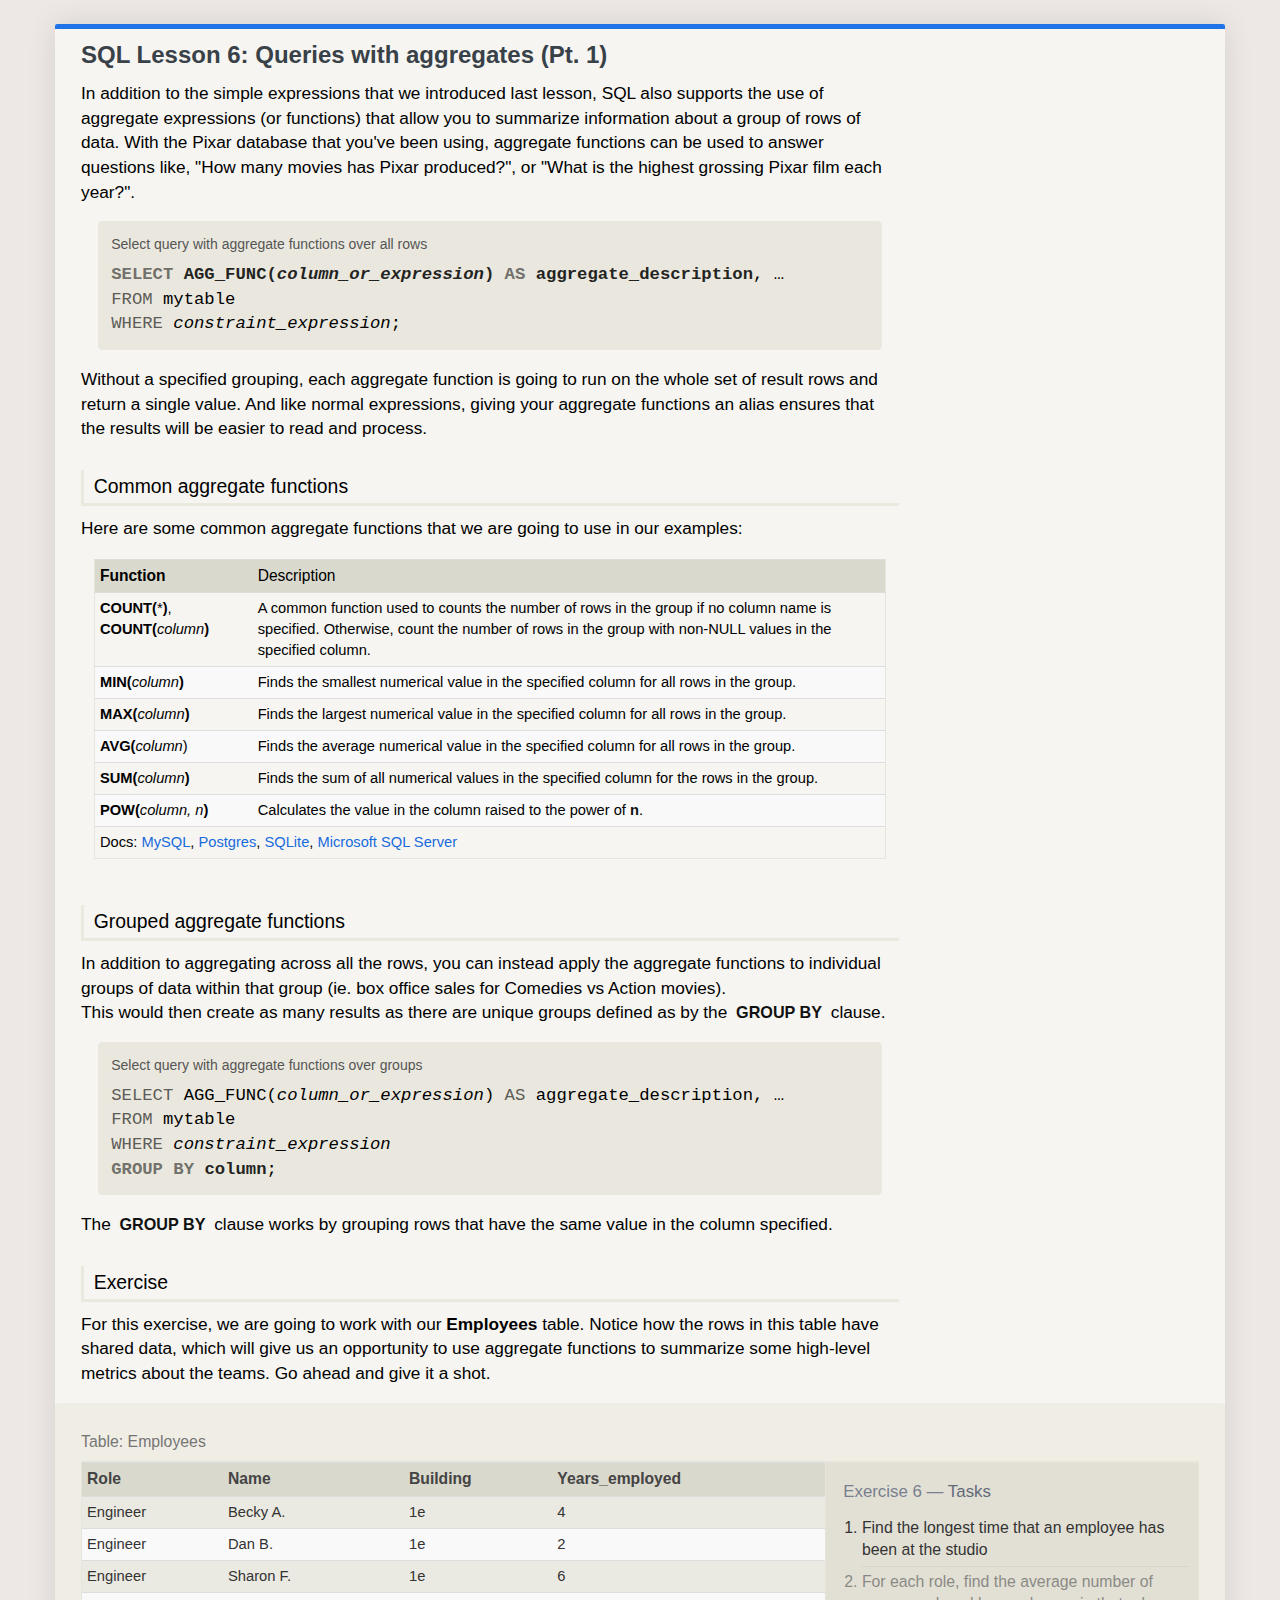
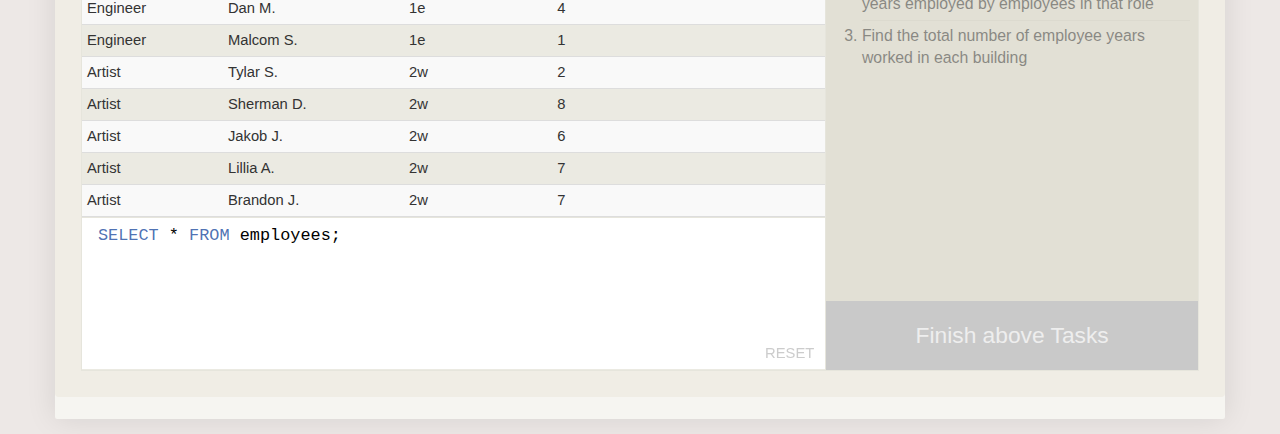
<file: Lesson6/index.html>
<!DOCTYPE html>
<html lang="en" class=" js flexbox flexboxlegacy canvas canvastext webgl no-touch geolocation postmessage websqldatabase indexeddb hashchange history draganddrop websockets rgba hsla multiplebgs backgroundsize borderimage borderradius boxshadow textshadow opacity cssanimations csscolumns cssgradients cssreflections csstransforms csstransforms3d csstransitions fontface no-generatedcontent video audio localstorage sessionstorage webworkers applicationcache svg inlinesvg smil svgclippaths"><head><meta http-equiv="Content-Type" content="text/html; charset=UTF-8">

<meta http-equiv="x-ua-compatible" content="IE=Edge"> 
<meta name="application-name" content="Learn SQL with simple, interactive exercises.">
<meta name="application-url" content="#">
<meta name="created" content="2015-04-01">
<meta name="description" content="This provides a set of interactive lessons and exercises to help you learn SQL">
<meta name="keywords" content="sql,mysql,sqlite,postgres,javascript,learn,tutorial,interactive,lessons,">
<meta name="viewport" content="width=device-width, initial-scale=1">
<link type="image/png" href="./Learn SQL - SQL Lesson 6_ Queries with aggregates (Pt. 1)_files/favicon.png" rel="icon">
<title>Learn SQL - SQL Lesson 6: Queries with aggregates (Pt. 1)</title>

<!-- PREFETCH -->
<link rel="prefetch" href="./Learn SQL - SQL Lesson 6_ Queries with aggregates (Pt. 1)_files/sql_3.8.7.4.js">

<!-- CSS -->
<link type="text/css" href="./Learn SQL - SQL Lesson 6_ Queries with aggregates (Pt. 1)_files/bootstrap.min.css" rel="stylesheet">
<link type="text/css" href="./Learn SQL - SQL Lesson 6_ Queries with aggregates (Pt. 1)_files/css" rel="stylesheet">
<link type="text/css" href="./Learn SQL - SQL Lesson 6_ Queries with aggregates (Pt. 1)_files/main.min.css" rel="stylesheet">
<style type="text/css">
</style>
<style id="ace_editor.css">.ace_editor {position: relative;overflow: hidden;font: 12px/normal 'Monaco', 'Menlo', 'Ubuntu Mono', 'Consolas', 'source-code-pro', monospace;direction: ltr;text-align: left;}.ace_scroller {position: absolute;overflow: hidden;top: 0;bottom: 0;background-color: inherit;-ms-user-select: none;-moz-user-select: none;-webkit-user-select: none;user-select: none;cursor: text;}.ace_content {position: absolute;-moz-box-sizing: border-box;-webkit-box-sizing: border-box;box-sizing: border-box;min-width: 100%;}.ace_dragging .ace_scroller:before{position: absolute;top: 0;left: 0;right: 0;bottom: 0;content: '';background: rgba(250, 250, 250, 0.01);z-index: 1000;}.ace_dragging.ace_dark .ace_scroller:before{background: rgba(0, 0, 0, 0.01);}.ace_selecting, .ace_selecting * {cursor: text !important;}.ace_gutter {position: absolute;overflow : hidden;width: auto;top: 0;bottom: 0;left: 0;cursor: default;z-index: 4;-ms-user-select: none;-moz-user-select: none;-webkit-user-select: none;user-select: none;}.ace_gutter-active-line {position: absolute;left: 0;right: 0;}.ace_scroller.ace_scroll-left {box-shadow: 17px 0 16px -16px rgba(0, 0, 0, 0.4) inset;}.ace_gutter-cell {padding-left: 19px;padding-right: 6px;background-repeat: no-repeat;}.ace_gutter-cell.ace_error {background-image: url("[data-uri]");background-repeat: no-repeat;background-position: 2px center;}.ace_gutter-cell.ace_warning {background-image: url("[data-uri]");background-position: 2px center;}.ace_gutter-cell.ace_info {background-image: url("[data-uri]");background-position: 2px center;}.ace_dark .ace_gutter-cell.ace_info {background-image: url("[data-uri]");}.ace_scrollbar {position: absolute;right: 0;bottom: 0;z-index: 6;}.ace_scrollbar-inner {position: absolute;cursor: text;left: 0;top: 0;}.ace_scrollbar-v{overflow-x: hidden;overflow-y: scroll;top: 0;}.ace_scrollbar-h {overflow-x: scroll;overflow-y: hidden;left: 0;}.ace_print-margin {position: absolute;height: 100%;}.ace_text-input {position: absolute;z-index: 0;width: 0.5em;height: 1em;opacity: 0;background: transparent;-moz-appearance: none;appearance: none;border: none;resize: none;outline: none;overflow: hidden;font: inherit;padding: 0 1px;margin: 0 -1px;text-indent: -1em;-ms-user-select: text;-moz-user-select: text;-webkit-user-select: text;user-select: text;white-space: pre!important;}.ace_text-input.ace_composition {background: inherit;color: inherit;z-index: 1000;opacity: 1;text-indent: 0;}.ace_layer {z-index: 1;position: absolute;overflow: hidden;word-wrap: normal;white-space: pre;height: 100%;width: 100%;-moz-box-sizing: border-box;-webkit-box-sizing: border-box;box-sizing: border-box;pointer-events: none;}.ace_gutter-layer {position: relative;width: auto;text-align: right;pointer-events: auto;}.ace_text-layer {font: inherit !important;}.ace_cjk {display: inline-block;text-align: center;}.ace_cursor-layer {z-index: 4;}.ace_cursor {z-index: 4;position: absolute;-moz-box-sizing: border-box;-webkit-box-sizing: border-box;box-sizing: border-box;border-left: 2px solid;transform: translatez(0);}.ace_slim-cursors .ace_cursor {border-left-width: 1px;}.ace_overwrite-cursors .ace_cursor {border-left-width: 0;border-bottom: 1px solid;}.ace_hidden-cursors .ace_cursor {opacity: 0.2;}.ace_smooth-blinking .ace_cursor {-webkit-transition: opacity 0.18s;transition: opacity 0.18s;}.ace_editor.ace_multiselect .ace_cursor {border-left-width: 1px;}.ace_marker-layer .ace_step, .ace_marker-layer .ace_stack {position: absolute;z-index: 3;}.ace_marker-layer .ace_selection {position: absolute;z-index: 5;}.ace_marker-layer .ace_bracket {position: absolute;z-index: 6;}.ace_marker-layer .ace_active-line {position: absolute;z-index: 2;}.ace_marker-layer .ace_selected-word {position: absolute;z-index: 4;-moz-box-sizing: border-box;-webkit-box-sizing: border-box;box-sizing: border-box;}.ace_line .ace_fold {-moz-box-sizing: border-box;-webkit-box-sizing: border-box;box-sizing: border-box;display: inline-block;height: 11px;margin-top: -2px;vertical-align: middle;background-image:url("[data-uri]"),url("[data-uri]");background-repeat: no-repeat, repeat-x;background-position: center center, top left;color: transparent;border: 1px solid black;border-radius: 2px;cursor: pointer;pointer-events: auto;}.ace_dark .ace_fold {}.ace_fold:hover{background-image:url("[data-uri]"),url("[data-uri]");}.ace_tooltip {background-color: #FFF;background-image: -webkit-linear-gradient(top, transparent, rgba(0, 0, 0, 0.1));background-image: linear-gradient(to bottom, transparent, rgba(0, 0, 0, 0.1));border: 1px solid gray;border-radius: 1px;box-shadow: 0 1px 2px rgba(0, 0, 0, 0.3);color: black;max-width: 100%;padding: 3px 4px;position: fixed;z-index: 999999;-moz-box-sizing: border-box;-webkit-box-sizing: border-box;box-sizing: border-box;cursor: default;white-space: pre;word-wrap: break-word;line-height: normal;font-style: normal;font-weight: normal;letter-spacing: normal;pointer-events: none;}.ace_folding-enabled > .ace_gutter-cell {padding-right: 13px;}.ace_fold-widget {-moz-box-sizing: border-box;-webkit-box-sizing: border-box;box-sizing: border-box;margin: 0 -12px 0 1px;display: none;width: 11px;vertical-align: top;background-image: url("[data-uri]");background-repeat: no-repeat;background-position: center;border-radius: 3px;border: 1px solid transparent;cursor: pointer;}.ace_folding-enabled .ace_fold-widget {display: inline-block;   }.ace_fold-widget.ace_end {background-image: url("[data-uri]");}.ace_fold-widget.ace_closed {background-image: url("[data-uri]");}.ace_fold-widget:hover {border: 1px solid rgba(0, 0, 0, 0.3);background-color: rgba(255, 255, 255, 0.2);box-shadow: 0 1px 1px rgba(255, 255, 255, 0.7);}.ace_fold-widget:active {border: 1px solid rgba(0, 0, 0, 0.4);background-color: rgba(0, 0, 0, 0.05);box-shadow: 0 1px 1px rgba(255, 255, 255, 0.8);}.ace_dark .ace_fold-widget {background-image: url("[data-uri]");}.ace_dark .ace_fold-widget.ace_end {background-image: url("[data-uri]");}.ace_dark .ace_fold-widget.ace_closed {background-image: url("[data-uri]");}.ace_dark .ace_fold-widget:hover {box-shadow: 0 1px 1px rgba(255, 255, 255, 0.2);background-color: rgba(255, 255, 255, 0.1);}.ace_dark .ace_fold-widget:active {box-shadow: 0 1px 1px rgba(255, 255, 255, 0.2);}.ace_fold-widget.ace_invalid {background-color: #FFB4B4;border-color: #DE5555;}.ace_fade-fold-widgets .ace_fold-widget {-webkit-transition: opacity 0.4s ease 0.05s;transition: opacity 0.4s ease 0.05s;opacity: 0;}.ace_fade-fold-widgets:hover .ace_fold-widget {-webkit-transition: opacity 0.05s ease 0.05s;transition: opacity 0.05s ease 0.05s;opacity:1;}.ace_underline {text-decoration: underline;}.ace_bold {font-weight: bold;}.ace_nobold .ace_bold {font-weight: normal;}.ace_italic {font-style: italic;}.ace_error-marker {background-color: rgba(255, 0, 0,0.2);position: absolute;z-index: 9;}.ace_highlight-marker {background-color: rgba(255, 255, 0,0.2);position: absolute;z-index: 8;}.ace_br1 {border-top-left-radius    : 3px;}.ace_br2 {border-top-right-radius   : 3px;}.ace_br3 {border-top-left-radius    : 3px; border-top-right-radius:    3px;}.ace_br4 {border-bottom-right-radius: 3px;}.ace_br5 {border-top-left-radius    : 3px; border-bottom-right-radius: 3px;}.ace_br6 {border-top-right-radius   : 3px; border-bottom-right-radius: 3px;}.ace_br7 {border-top-left-radius    : 3px; border-top-right-radius:    3px; border-bottom-right-radius: 3px;}.ace_br8 {border-bottom-left-radius : 3px;}.ace_br9 {border-top-left-radius    : 3px; border-bottom-left-radius:  3px;}.ace_br10{border-top-right-radius   : 3px; border-bottom-left-radius:  3px;}.ace_br11{border-top-left-radius    : 3px; border-top-right-radius:    3px; border-bottom-left-radius:  3px;}.ace_br12{border-bottom-right-radius: 3px; border-bottom-left-radius:  3px;}.ace_br13{border-top-left-radius    : 3px; border-bottom-right-radius: 3px; border-bottom-left-radius:  3px;}.ace_br14{border-top-right-radius   : 3px; border-bottom-right-radius: 3px; border-bottom-left-radius:  3px;}.ace_br15{border-top-left-radius    : 3px; border-top-right-radius:    3px; border-bottom-right-radius: 3px; border-bottom-left-radius: 3px;}
/*# sourceURL=ace/css/ace_editor.css */</style><style id="ace-tm">.ace-tm .ace_gutter {background: #f0f0f0;color: #333;}.ace-tm .ace_print-margin {width: 1px;background: #e8e8e8;}.ace-tm .ace_fold {background-color: #6B72E6;}.ace-tm {background-color: #FFFFFF;color: black;}.ace-tm .ace_cursor {color: black;}.ace-tm .ace_invisible {color: rgb(191, 191, 191);}.ace-tm .ace_storage,.ace-tm .ace_keyword {color: blue;}.ace-tm .ace_constant {color: rgb(197, 6, 11);}.ace-tm .ace_constant.ace_buildin {color: rgb(88, 72, 246);}.ace-tm .ace_constant.ace_language {color: rgb(88, 92, 246);}.ace-tm .ace_constant.ace_library {color: rgb(6, 150, 14);}.ace-tm .ace_invalid {background-color: rgba(255, 0, 0, 0.1);color: red;}.ace-tm .ace_support.ace_function {color: rgb(60, 76, 114);}.ace-tm .ace_support.ace_constant {color: rgb(6, 150, 14);}.ace-tm .ace_support.ace_type,.ace-tm .ace_support.ace_class {color: rgb(109, 121, 222);}.ace-tm .ace_keyword.ace_operator {color: rgb(104, 118, 135);}.ace-tm .ace_string {color: rgb(3, 106, 7);}.ace-tm .ace_comment {color: rgb(76, 136, 107);}.ace-tm .ace_comment.ace_doc {color: rgb(0, 102, 255);}.ace-tm .ace_comment.ace_doc.ace_tag {color: rgb(128, 159, 191);}.ace-tm .ace_constant.ace_numeric {color: rgb(0, 0, 205);}.ace-tm .ace_variable {color: rgb(49, 132, 149);}.ace-tm .ace_xml-pe {color: rgb(104, 104, 91);}.ace-tm .ace_entity.ace_name.ace_function {color: #0000A2;}.ace-tm .ace_heading {color: rgb(12, 7, 255);}.ace-tm .ace_list {color:rgb(185, 6, 144);}.ace-tm .ace_meta.ace_tag {color:rgb(0, 22, 142);}.ace-tm .ace_string.ace_regex {color: rgb(255, 0, 0)}.ace-tm .ace_marker-layer .ace_selection {background: rgb(181, 213, 255);}.ace-tm.ace_multiselect .ace_selection.ace_start {box-shadow: 0 0 3px 0px white;}.ace-tm .ace_marker-layer .ace_step {background: rgb(252, 255, 0);}.ace-tm .ace_marker-layer .ace_stack {background: rgb(164, 229, 101);}.ace-tm .ace_marker-layer .ace_bracket {margin: -1px 0 0 -1px;border: 1px solid rgb(192, 192, 192);}.ace-tm .ace_marker-layer .ace_active-line {background: rgba(0, 0, 0, 0.07);}.ace-tm .ace_gutter-active-line {background-color : #dcdcdc;}.ace-tm .ace_marker-layer .ace_selected-word {background: rgb(250, 250, 255);border: 1px solid rgb(200, 200, 250);}.ace-tm .ace_indent-guide {background: url("[data-uri]") right repeat-y;}
/*# sourceURL=ace/css/ace-tm */</style><style>    .error_widget_wrapper {        background: inherit;        color: inherit;        border:none    }    .error_widget {        border-top: solid 2px;        border-bottom: solid 2px;        margin: 5px 0;        padding: 10px 40px;        white-space: pre-wrap;    }    .error_widget.ace_error, .error_widget_arrow.ace_error{        border-color: #ff5a5a    }    .error_widget.ace_warning, .error_widget_arrow.ace_warning{        border-color: #F1D817    }    .error_widget.ace_info, .error_widget_arrow.ace_info{        border-color: #5a5a5a    }    .error_widget.ace_ok, .error_widget_arrow.ace_ok{        border-color: #5aaa5a    }    .error_widget_arrow {        position: absolute;        border: solid 5px;        border-top-color: transparent!important;        border-right-color: transparent!important;        border-left-color: transparent!important;        top: -5px;    }</style>
<!-- BODY -->
<body class="">


<div class="container">
    <div class="row content">
        
        

        <!-- LESSON -->
<div class="row">
    <div class="col-xs-12 col-sm-12 col-md-9">
        <!-- LESSON TITLE & BODY -->
        <div class="lesson">
            <div class="title">
                SQL Lesson 6: Queries with aggregates (Pt. 1)
            </div>
            <div class="body">
                <p>In addition to the simple expressions that we introduced last lesson, SQL also supports the use of
aggregate expressions (or functions) that allow you to summarize information about a group of rows
of data.  With the Pixar database that you've been using, aggregate functions can be used to answer 
questions like, "How many movies has Pixar produced?", or "What is the highest grossing Pixar film 
each year?". </p>
<div class="definition">
    <div class="desc">Select query with aggregate functions over all rows</div>
    <code class="sql hljs"><strong><span class="hljs-operator"><span class="hljs-keyword">SELECT</span> AGG_FUNC(</span><i><span class="hljs-operator">column_or_expression</span></i><span class="hljs-operator">) <span class="hljs-keyword">AS</span> aggregate_description</span></strong><span class="hljs-operator">, …
<span class="hljs-keyword">FROM</span> mytable
<span class="hljs-keyword">WHERE</span> </span><i><span class="hljs-operator">constraint_expression</span></i><span class="hljs-operator">;</span></code>
</div>

<p>Without a specified grouping, each aggregate function is going to run on the whole set of result 
rows and return a single value.  And like normal expressions, giving your aggregate functions an alias
ensures that the results will be easier to read and process.</p>
<h1>Common aggregate functions</h1>
<p>Here are some common aggregate functions that we are going to use in our examples:</p>
<div class="datatable">
    <table class="table table-striped table-condensed">
        <tbody><tr>
            <td style="width: 20%">Function</td>
            <td class="unhighlight">Description</td>
        </tr>
        <tr>
            <td><strong>COUNT(</strong>*<strong>)</strong>, <strong>COUNT(</strong><span style="font-style: italic">column</span><strong>)</strong></td>
            <td>A common function used to counts the number of rows in the group if no column name is specified. 
                Otherwise, count the number of rows in the group with non-NULL values in the specified column.</td>
        </tr>
        <tr>
            <td><strong>MIN(</strong><span style="font-style: italic">column</span><strong>)</strong></td>
            <td>Finds the smallest numerical value in the specified column for all rows in the group.</td>
        </tr>
        <tr>
            <td><strong>MAX(</strong><span style="font-style: italic">column</span><strong>)</strong></td>
            <td>Finds the largest numerical value in the specified column for all rows in the group.</td>
        </tr>
        <tr>
            <td><strong>AVG(</strong><span style="font-style: italic">column</span>)<strong></strong></td>
            <td>Finds the average numerical value in the specified column for all rows in the group.</td>
        </tr>
        <tr>
            <td><strong>SUM(</strong><span style="font-style: italic">column</span><strong>)</strong></td>
            <td>Finds the sum of all numerical values in the specified column for the rows in the group.</td>
        </tr>
        <tr>
            <td><strong>POW(</strong><span style="font-style: italic">column, n</span><strong>)</strong></td>
            <td>Calculates the value in the column raised to the power of <em>n</em>.</td>
        </tr>
        <tr>
            <td colspan="2">Docs:
                <a href="https://dev.mysql.com/doc/refman/5.6/en/group-by-functions.html" title="MySQL Aggregate Functions">MySQL</a>,
                <a href="http://www.postgresql.org/docs/9.4/static/functions-aggregate.html" title="Postgres Aggregate Functions">Postgres</a>,
                <a href="http://www.sqlite.org/lang_aggfunc.html" title="SQLite Aggregate Functions">SQLite</a>,
                <a href="https://msdn.microsoft.com/en-us/library/ms173454.aspx" title="Microsoft SQL Server Aggregate Functions">Microsoft SQL Server</a>
            </td>
        </tr>
    </tbody></table>
</div>

<h1>Grouped aggregate functions</h1>
<p>In addition to aggregating across all the rows, you can instead apply the aggregate functions to 
individual groups of data within that group (ie. box office sales for Comedies vs Action movies).<br>
This would then create as many results as there are unique groups defined as by the <code>GROUP BY</code> clause.</p>
<div class="definition">
    <div class="desc">Select query with aggregate functions over groups</div>
    <code class="sql hljs"><span class="hljs-operator"><span class="hljs-keyword">SELECT</span> AGG_FUNC(</span><i><span class="hljs-operator">column_or_expression</span></i><span class="hljs-operator">) <span class="hljs-keyword">AS</span> aggregate_description, …
<span class="hljs-keyword">FROM</span> mytable
<span class="hljs-keyword">WHERE</span> </span><i><span class="hljs-operator">constraint_expression</span></i><span class="hljs-operator">
</span><strong><span class="hljs-operator"><span class="hljs-keyword">GROUP</span> <span class="hljs-keyword">BY</span> column</span></strong><span class="hljs-operator">;</span></code>
</div>

<p>The <code>GROUP BY</code> clause works by grouping rows that have the same value in the column specified.  </p>
<!--
<div class="dyk">
    <div class="desc">Did you know?</div>
    <p>
    If you aren't using aggregate functions with your `GROUP BY` clause, then the resulting
    behavior will be similar to using the `DISTINCT` keyword.
    </p>
</div>
-->

<h1>Exercise</h1>
<p>For this exercise, we are going to work with our <strong>Employees</strong> table.  Notice how the rows in this 
table have shared data, which will give us an opportunity to use aggregate functions to summarize 
some high-level metrics about the teams.  Go ahead and give it a shot.</p>
            </div>
        </div>
    </div>

    <div class="col-xs-12">
        <!-- EXERCISE -->
        <div class="disabled_exercise_overlay">
    Sorry but these exercises require a more recent browser to run.<br>Please upgrade to the latest version of <a href="http://windows.microsoft.com/en-us/internet-explorer/download-ie" title="Download Internet Explorer">Internet Explorer</a>, <a href="https://www.google.com/chrome/browser/desktop/index.html" title="Download Chrome">Chrome</a>, or <a href="https://www.mozilla.org/en-US/firefox/new/" title="Download Firefox">Firefox</a>!
    <br><br>
    <span>Otherwise, continue to the next lesson: <a href="#">SQL Lesson 11: Queries with aggregates (Pt. 2)</a></span>
</div>
<div class="exercise" exerciseid="ex6" style="position: relative;">
	<div class="body row">
        <div class="datatable_title col-xs-12 col-sm-8 col-md-8">Table: employees</div>
        <div class="table_and_input col-xs-12 col-sm-8 col-md-8">
            <div class="message"></div>
            <div class="datatable" datatableid="employees"><table class="table table-striped table-condensed"><tbody><tr><td class="column_name">role</td><td class="column_name">name</td><td class="column_name">building</td><td class="column_name">years_employed</td></tr><tr><td>Engineer</td><td>Becky A.</td><td>1e</td><td>4</td></tr><tr><td>Engineer</td><td>Dan B.</td><td>1e</td><td>2</td></tr><tr><td>Engineer</td><td>Sharon F.</td><td>1e</td><td>6</td></tr><tr><td>Engineer</td><td>Dan M.</td><td>1e</td><td>4</td></tr><tr><td>Engineer</td><td>Malcom S.</td><td>1e</td><td>1</td></tr><tr><td>Artist</td><td>Tylar S.</td><td>2w</td><td>2</td></tr><tr><td>Artist</td><td>Sherman D.</td><td>2w</td><td>8</td></tr><tr><td>Artist</td><td>Jakob J.</td><td>2w</td><td>6</td></tr><tr><td>Artist</td><td>Lillia A.</td><td>2w</td><td>7</td></tr><tr><td>Artist</td><td>Brandon J.</td><td>2w</td><td>7</td></tr><tr><td>Manager</td><td>Scott K.</td><td>1e</td><td>9</td></tr><tr><td>Manager</td><td>Shirlee M.</td><td>1e</td><td>3</td></tr><tr><td>Manager</td><td>Daria O.</td><td>2w</td><td>6</td></tr></tbody></table></div>
			<div class="sqlinput_container">
                <a href="#" class="clear">RESET</a>
	    		<div id="ace_text" class="sqlinput ace_editor ace-tm" targetdatatableid="employees" style="font-size: 1em;"><textarea class="ace_text-input" wrap="off" autocorrect="off" autocapitalize="off" spellcheck="false" style="opacity: 0; height: 18.8889px; width: 10.1219px; left: 258.925px; top: 0px;"></textarea><div class="ace_gutter" style="display: none;"><div class="ace_layer ace_gutter-layer ace_folding-enabled" style="margin-top: 0px;"></div><div class="ace_gutter-active-line" style="top: 0px; height: 18.8889px;"></div></div><div class="ace_scroller" style="left: 0px; right: 0px; bottom: 0px;"><div class="ace_content" style="margin-top: 0px; width: 743px; height: 173.778px; margin-left: 0px;"><div class="ace_layer ace_print-margin-layer"><div class="ace_print-margin" style="left: 16px; visibility: hidden;"></div></div><div class="ace_layer ace_marker-layer"></div><div class="ace_layer ace_text-layer" style="padding: 0px 16px;"><div class="ace_line_group" style="height:18.88888931274414px"><div class="ace_line" style="height:18.88888931274414px"><span class="ace_keyword">SELECT</span> * <span class="ace_keyword">FROM</span> <span class="ace_identifier">employees</span>;</div></div></div><div class="ace_layer ace_marker-layer"></div><div class="ace_layer ace_cursor-layer ace_hidden-cursors"><div class="ace_cursor" style="left: 258.925px; top: 0px; width: 10.1219px; height: 18.8889px;"></div></div></div></div><div class="ace_scrollbar ace_scrollbar-v" style="display: none; width: 20px; bottom: 0px;"><div class="ace_scrollbar-inner" style="width: 20px; height: 18.8889px;"></div></div><div class="ace_scrollbar ace_scrollbar-h" style="display: none; height: 20px; left: 0px; right: 0px;"><div class="ace_scrollbar-inner" style="height: 20px; width: 743px;"></div></div><div style="height: auto; width: auto; top: 0px; left: 0px; visibility: hidden; position: absolute; white-space: pre; font-style: inherit; font-variant: inherit; font-weight: inherit; font-stretch: inherit; font-size: inherit; line-height: inherit; font-family: inherit; overflow: hidden;"><div style="height: auto; width: auto; top: 0px; left: 0px; visibility: hidden; position: absolute; white-space: pre; font-style: inherit; font-variant: inherit; font-weight: inherit; font-stretch: inherit; font-size: inherit; line-height: inherit; font-family: inherit; overflow: visible;"></div><div style="height: auto; width: auto; top: 0px; left: 0px; visibility: hidden; position: absolute; white-space: pre; font-style: inherit; font-variant: inherit; font-stretch: inherit; font-size: inherit; line-height: inherit; font-family: inherit; overflow: visible;">XXXXXXXXXXXXXXXXXXXXXXXXXXXXXXXXXXXXXXXXXXXXXXXXXX</div></div></div>
	    	</div>
		</div><!-- /table_and_input -->

		<div class="tasks_and_continue col-xs-12 col-sm-4 col-md-4">
			<div class="tasks_title">
				Exercise 6 — <span class="title">Tasks</span>
			</div>
			<ol class="tasks_list">
                <li class="active">
                    Find the longest time that an employee has been at the studio
                </li>
                <li>
                    For each role, find the average number of years employed by employees in that role
                </li>
                <li>
                    Find the total number of employee years worked in each building
                </li>
			</ol>
            
			<a href="../index.html" class="continue disabled">
				Finish above Tasks
			</a>
		</div><!-- /tasks_and_continue -->
	</div><!-- /body -->
</div><!-- /exercise -->


          
    </div>
</div>

    </div>
</div>





<!-- JS -->

<script type="text/javascript" src="./Learn SQL - SQL Lesson 6_ Queries with aggregates (Pt. 1)_files/jquery.min.js"></script>
<script type="text/javascript" src="./Learn SQL - SQL Lesson 6_ Queries with aggregates (Pt. 1)_files/underscore-min.js"></script>
<script type="text/javascript" src="./Learn SQL - SQL Lesson 6_ Queries with aggregates (Pt. 1)_files/bootstrap.min.js"></script>
<script type="text/javascript" src="./Learn SQL - SQL Lesson 6_ Queries with aggregates (Pt. 1)_files/highlight.min.js"></script>
<script type="text/javascript" src="./Learn SQL - SQL Lesson 6_ Queries with aggregates (Pt. 1)_files/modernizr.min.js"></script>
<script type="text/javascript" src="./Learn SQL - SQL Lesson 6_ Queries with aggregates (Pt. 1)_files/main.min.js"></script>
<script type="text/javascript" src="./Learn SQL - SQL Lesson 6_ Queries with aggregates (Pt. 1)_files/sql_3.8.7.4.js"></script>
<script type="text/javascript" src="./Learn SQL - SQL Lesson 6_ Queries with aggregates (Pt. 1)_files/ace.js"></script>
<script type="text/javascript" src="./Learn SQL - SQL Lesson 6_ Queries with aggregates (Pt. 1)_files/mode-sql.js"></script>
<script type="text/javascript" src="./Learn SQL - SQL Lesson 6_ Queries with aggregates (Pt. 1)_files/misc.js"></script>


<script type="text/javascript">
	"use strict";

    // Setup the exercises
    var exerciseJson = "{\"tasks_title\": \"Exercise 6\", \"database\": \"misc.js\", \"targetDatatableId\": \"employees\", \"inputDefaultQuery\": \"SELECT * FROM employees;\", \"inputDefaultQuerySelection\": [0, 999], \"datatable\": {\"employees\": {\"defaultQuery\": \"SELECT * FROM employees;\"}}, \"tasks\": [{\"text\": \"Find the longest time that an employee has been at the studio\", \"hint_text\": \"Take the <strong>MAX()</strong> of the years employed.\", \"solution\": \"SELECT MAX(years_employed) as Max_years_employed\\nFROM employees;\", \"checks\": [{\"type\": \"row_col_val_solution_query\", \"data\": null}]}, {\"text\": \"For each role, find the average number of years employed by employees in that role\", \"hint_text\": \"Group the results by <strong>Role</strong> and then take the <strong>AVG()</strong>.\", \"solution\": \"SELECT role, AVG(years_employed) as Average_years_employed\\nFROM employees\\nGROUP BY role;\", \"checks\": [{\"type\": \"row_col_val_solution_query\", \"data\": null}]}, {\"text\": \"Find the total number of employee years worked in each building\", \"hint_text\": \"Group the results by <strong>Building</strong> and then take the <strong>SUM()</strong>.\", \"solution\": \"SELECT building, SUM(years_employed) as Total_years_employed\\nFROM employees\\nGROUP BY building;\", \"checks\": [{\"type\": \"row_col_val_solution_query\", \"data\": null}]}]}";

    initializeDocumentLoad(exerciseJson, "lesson/6");
    exerciseJson = null;
</script>


</body></html>
</file>
<file: Learn SQL - SQL Lesson 1_ SELECT queries 101_files/main.min.css>
body{overflow-x:hidden;font-family:'Myriad Pro','Segoe UI','Calibri','Trebuchet MS',Helvetica,Verdana,sans-serif;font-size:15px}a{color:#186bdd}code{white-space:pre;font-size:1em}.uline{text-decoration:underline}.ralign{text-align:right}.ignore_lr_padding{padding-left:0;padding-right:0}@media(max-width:460px){.hide-max-xs{display:none}}@media(max-width:767px){.hide-max-sm{display:none}}@media(max-width:991px){.hide-max-md{display:none}}.btn-success{-webkit-transition:background-color 225ms;-moz-transition:background-color 225ms;-ms-transition:background-color 225ms;-o-transition:background-color 225ms;transition:background-color 225ms}.btn-success:hover{-webkit-transition:background-color 225ms;-moz-transition:background-color 225ms;-ms-transition:background-color 225ms;-o-transition:background-color 225ms;transition:background-color 225ms}.hljs{font-family:monospace !important;padding:.5em 0 0 0;background:0}.hljs-keyword{color:#5d5c58 !important}.hljs-variable{color:#4380d9 !important}.hljs-param-variable{font-style:italic;color:#cb6969 !important}.hljs-comment{color:#2fb400 !important}.hljs-string{color:#333 !important}.faux-keyword{font-weight:bold}body{background:#ede8e6}body .content{padding-bottom:1.5em;position:relative;background:#f6f5f1;border-top:5px solid #2074e7;-webkit-border-radius:.15em .15em .15em .15em;-moz-border-radius:.15em .15em .15em .15em;border-radius:.15em .15em .15em .15em;-webkit-box-shadow:0 0 30px rgba(0,0,0,0.1);-moz-box-shadow:0 0 30px rgba(0,0,0,0.1);box-shadow:0 0 30px rgba(0,0,0,0.1)}@media(min-width:768px){body .content{margin-top:1.6em;margin-bottom:1em}}body .content .header{position:relative;height:5.25em;line-height:5.25em}body .content .header a{text-decoration:none}body .content .header a,body .content .header div{display:inline-block;vertical-align:middle;color:#4a535f}body .content .header .site_logo{margin-left:1.5em;margin-right:1em}body .content .header .site_name{position:relative;top:.125em;font:bold 1.625em 'Ruda','Segoe UI','Calibri','Trebuchet MS',Helvetica,Verdana,sans-serif;line-height:.875em}@media(max-width:460px){body .content .header .site_name{font-size:1.5em}}@media(max-width:991px){body .content .header .site_name{top:0}}body .content .header .site_name .highlight{color:#2074e7}body .content .header .site_name .desc{font-size:.675em;font-weight:normal;color:#4a535f}body .content .header .menu_buttons{float:right;margin-right:.5em}body .content .header .menu_buttons .menu_button{padding:1.5em .5em;font:1.125em 'Ruda','Segoe UI','Calibri','Trebuchet MS',Helvetica,Verdana,sans-serif;text-align:center;-webkit-transition:color 225ms;-moz-transition:color 225ms;-ms-transition:color 225ms;-o-transition:color 225ms;transition:color 225ms}body .content .header .menu_buttons .menu_button:hover{color:#186bdd;-webkit-transition:color 225ms;-moz-transition:color 225ms;-ms-transition:color 225ms;-o-transition:color 225ms;transition:color 225ms}body .content .header .menu_buttons .menu_button img{margin-right:.25em}body .content .menu_container{display:none;position:absolute;right:0;padding:.75em 1em;z-index:99999;background:#f9f8f4;-webkit-border-radius:0 0 .25em .25em;-moz-border-radius:0 0 .25em .25em;border-radius:0 0 .25em .25em;-webkit-box-shadow:0 0 30px rgba(0,0,0,0.3);-moz-box-shadow:0 0 30px rgba(0,0,0,0.3);box-shadow:0 0 30px rgba(0,0,0,0.3)}@media(max-width:991px){body .content .menu_container{width:100%}}@media(min-width:768px){body .content .menu_container{margin-top:-0.5em;width:27em}}body .content .menu_container .menu{display:none}body .content .menu_container .menu a{display:block;padding:.125em 0 .125em .5em;font-size:1.125em;line-height:1.1625em}body .content .menu_container .menu a.active{font-weight:bold}body .content .menu_container .menu .title{padding:.75em 0 .25em 0;font:1.25em 'Ruda','Segoe UI','Calibri','Trebuchet MS',Helvetica,Verdana,sans-serif;color:#444}body .content .menu_container .menu .title:first-of-type{padding-top:.25em}body .ga{margin-top:1em;margin-bottom:0}body .copyright{padding:1em 1em .5em 1em;text-align:center;color:#bbb}body .copyright .text{margin-top:1em}.ace_hidden-cursors{opacity:0}.ace_keyword{color:rgba(32,76,160,0.8) !important}.hljs{padding:.5em 0 0 0;background:0}.hljs-keyword{color:#5d5c58 !important;font-family:monospace !important}.faux-keyword{font-weight:bold}body .content .lesson .title{padding:.5em 26px;font:bold 1.6em 'Ruda','Segoe UI','Calibri','Trebuchet MS',Helvetica,Verdana,sans-serif;color:#394148}body .content .lesson .body{padding:0 26px;font-size:1.15em;color:#000}body .content .lesson .body h1{margin-top:1.5em;padding:.25em 0 .25em .5em;font:1.125em 'Ruda','Segoe UI','Calibri','Trebuchet MS',Helvetica,Verdana,sans-serif;border-left:.1875em solid #eae9de;border-bottom:.1875em solid #eae9de}body .content .lesson .body h2{margin-top:1.5em;padding:.25em 0 .25em .5em;font:1em 'Ruda','Segoe UI','Calibri','Trebuchet MS',Helvetica,Verdana,sans-serif;border-bottom:.1275em solid #eae9de}body .content .lesson .body code{font-family:'Myriad Pro','Segoe UI','Calibri','Trebuchet MS',Helvetica,Verdana,sans-serif;font-size:.9375em;font-weight:bold;background:0;color:#111;overflow-x:auto}body .content .lesson .body em{font-style:normal;font-weight:bold;color:#111}body .content .lesson .body em code{font-weight:bold}body .content .lesson .body .definition{margin:1em;padding:.75em;background:#eae8de;-webkit-border-radius:.25em .25em .25em .25em;-moz-border-radius:.25em .25em .25em .25em;border-radius:.25em .25em .25em .25em}@media(max-width:767px){body .content .lesson .body .definition{margin:1em .25em}}body .content .lesson .body .definition div.desc{font-size:.8125em;color:#555}body .content .lesson .body .definition code{white-space:pre;display:block;margin:0;padding:.5em 0 0 0;font-family:monospace;font-size:1em;font-weight:normal;background:0;color:#000}body .content .lesson .body .definition code strong{opacity:.85}body .content .lesson .body .dyk{margin:1em;padding:.75em;background:#eae8de;-webkit-border-radius:.25em .25em .25em .25em;-moz-border-radius:.25em .25em .25em .25em;border-radius:.25em .25em .25em .25em}body .content .lesson .body .dyk div.desc{font-size:.8125em;color:#555}body .content .lesson .body .dyk p{display:block;margin:0;padding:.5em 0 0 0;font-size:.9375em;background:0;color:#000}body .content .lesson .body .dyk code.sql{white-space:pre;display:block;margin:.25em 0;padding:.5em 1em;font-size:1em;font-weight:normal;background:#dad9ce;border:0;color:#000}body .content .lesson .body .datatable table{font-size:.85em;border:1px solid #e6e5dc;border-top:0}body .content .lesson .completed{margin:2em 0 3em 0;text-align:center}body .content .lesson .completed .desc{font:1.5em 'Ruda','Segoe UI','Calibri','Trebuchet MS',Helvetica,Verdana,sans-serif;color:#212225}body .content .datatable_title{padding:.5em 0;font-size:.9375em;text-transform:capitalize;color:#757575}body .content .datatable{padding:.5em .75em 1em .75em}body .content .datatable table{margin-bottom:0;font-size:.875em}body .content .datatable table tr:first-child{background:#dad9ce;border-bottom:1px solid #dad9ce}body .content .datatable table tr:first-child td{font-size:1.0625em;font-weight:bold}body .content .datatable table tr:first-child td.unhighlight{font-weight:normal}body .content .datatable table .column_name{font-size:.875em;text-transform:uppercase;text-transform:capitalize;color:#444}body .content .disabled_exercise_overlay{display:none;margin:.5em 0 1em 0;padding:1.75em 1em;font-size:1.4em;text-align:center;color:black;background-color:#eae8de}body .content .disabled_exercise_overlay span{display:block;font-size:.925em}body .content .exercise{margin:.5em auto 0 auto;padding:19.5px 26px 26px 26px;background:#f0ede5;-webkit-border-radius:.25em .25em .25em .25em;-moz-border-radius:.25em .25em .25em .25em;border-radius:.25em .25em .25em .25em}body .content .exercise .body{margin:0;font-size:1.125em}@media(max-width:991px){body .content .exercise .body{margin:0}}body .content .exercise .body .datatable_title{padding-left:0;padding-right:0;overflow-x:hidden;white-space:nowrap}body .content .exercise .body .datatable{padding:0;overflow-y:scroll}body .content .exercise .body .datatable .loading_message{padding-top:4em;text-align:center;font-family:'Ruda','Segoe UI','Calibri','Trebuchet MS',Helvetica,Verdana,sans-serif;color:#bdbba3}body .content .exercise .body .side_by_side_container{padding:0;background:0;border:0}body .content .exercise .body .side_by_side_container .datatable_container:first-child{padding-left:0;padding-right:.25em}body .content .exercise .body .side_by_side_container .datatable_container:last-child{padding-left:.25em;padding-right:0}body .content .exercise .body .side_by_side_container .datatable.read_only{border:1px solid #e6e5dc;overflow-y:hidden}@media(max-width:767px){body .content .exercise .body .side_by_side_container .datatable.read_only{height:14.25em}}@media(min-width:768px){body .content .exercise .body .side_by_side_container .datatable.read_only{height:14.25em}}body .content .exercise .body .table_and_input{padding:0;background:#ebeae2;border:1px solid #e6e5dc}@media(max-width:767px){body .content .exercise .body .table_and_input{height:25.1875em}}@media(min-width:768px){body .content .exercise .body .table_and_input{height:30.1875em}}@media(max-width:767px){body .content .exercise .body .table_and_input .datatable{height:16em}}@media(min-width:768px){body .content .exercise .body .table_and_input .datatable{height:21em}}body .content .exercise .body .table_and_input .message{position:absolute;bottom:10.3em;margin:.5em;display:none;padding:.25em .6em;font-size:.875em;background:#186bdd;color:#fff}body .content .exercise .body .table_and_input .message .message.error{background:#e74c3c}body .content .exercise .body .table_and_input .sqlinput_container{position:relative;padding:.5em 0;border:0;border-top:1px solid #e6e5dc;background:#fff}body .content .exercise .body .table_and_input .sqlinput_container .sqlinput{width:100%;height:8em;font-family:monospace;white-space:pre;resize:none}body .content .exercise .body .table_and_input .sqlinput_container .clear{position:absolute;bottom:0;right:0;padding:.35em .75em;z-index:999;font-size:.875em;text-decoration:none;color:#ccc}body .content .exercise .body .table_and_input .sqlinput_container .clear:hover{text-decoration:none;background:#eee;color:#186bdd}body .content .exercise .body .tasks_and_continue{position:relative;padding:0;background:#e2e0d5;border:1px solid #e6e5dc;border-width:2px 1px 1px 0}@media(max-width:767px){body .content .exercise .body .tasks_and_continue{height:24.6875em}}@media(min-width:768px){body .content .exercise .body .tasks_and_continue{height:30.1875em}}@media(max-width:767px){body .content .exercise .body .tasks_and_continue.two_up{height:22.1875em}}@media(min-width:768px){body .content .exercise .body .tasks_and_continue.two_up{height:30.1875em}}body .content .exercise .body .tasks_and_continue .tasks_title{margin:1em 0 .5em 1em;font-size:bold .875em 'Ruda','Segoe UI','Calibri','Trebuchet MS',Helvetica,Verdana,sans-serif;color:#787f8e}body .content .exercise .body .tasks_and_continue .tasks_title span.title{color:#626a79}body .content .exercise .body .tasks_and_continue .tasks_list{padding-left:2.25em;padding-right:.5em;font-size:.9375em}body .content .exercise .body .tasks_and_continue .tasks_list li{padding:.25em 0;border-bottom:1px solid #d8d6ca;opacity:.5}body .content .exercise .body .tasks_and_continue .tasks_list li.active{opacity:1}body .content .exercise .body .tasks_and_continue .tasks_list li.active .hint{display:inline-block}body .content .exercise .body .tasks_and_continue .tasks_list li.active code{border-bottom:1px solid black}body .content .exercise .body .tasks_and_continue .tasks_list li:last-child{border-bottom:0}body .content .exercise .body .tasks_and_continue .tasks_list li .completed{color:#39b54a}body .content .exercise .body .tasks_and_continue .tasks_list li .completed code{color:#39b54a;border:0}body .content .exercise .body .tasks_and_continue .tasks_list li .check{padding:0 .5em}body .content .exercise .body .tasks_and_continue .tasks_list li .hint{display:none;font-size:.9375em;color:#666}body .content .exercise .body .tasks_and_continue .tasks_list li code{font-size:1.0625em;font-family:monospace;font-weight:bold;color:#444;background:0;-webkit-border-radius:0;-moz-border-radius:0;border-radius:0}body .content .exercise .body .tasks_and_continue .solve_hint{position:absolute;bottom:5em;padding:0 2em 1em 1.5em;font-size:.825em;color:#867d7d}body .content .exercise .body .tasks_and_continue .solve_hint .solution_trigger,body .content .exercise .body .tasks_and_continue .solve_hint .solution_trigger:visited{color:#186bdd;text-decoration:none}body .content .exercise .body .tasks_and_continue .continue{position:absolute;bottom:0;width:100%;height:3em;line-height:3em;font-size:1.35em;text-align:center;background:#39b54a;color:#fff;-webkit-transition:background-color 225ms;-moz-transition:background-color 225ms;-ms-transition:background-color 225ms;-o-transition:background-color 225ms;transition:background-color 225ms}body .content .exercise .body .tasks_and_continue .continue.disabled{text-decoration:none;background:#c9c9c9;color:#eee;-webkit-transition:background-color 225ms;-moz-transition:background-color 225ms;-ms-transition:background-color 225ms;-o-transition:background-color 225ms;transition:background-color 225ms}body .content .footer{padding:1em 26px;color:#747474}@media(max-width:991px){body .content .footer{text-align:center;padding-bottom:0}}
</file>
<file: Lesson2/Learn SQL - SQL Lesson 2_ Queries with constraints (Pt. 1-2)_files/main.min.css>
body{overflow-x:hidden;font-family:'Myriad Pro','Segoe UI','Calibri','Trebuchet MS',Helvetica,Verdana,sans-serif;font-size:15px}a{color:#186bdd}code{white-space:pre;font-size:1em}.uline{text-decoration:underline}.ralign{text-align:right}.ignore_lr_padding{padding-left:0;padding-right:0}@media(max-width:460px){.hide-max-xs{display:none}}@media(max-width:767px){.hide-max-sm{display:none}}@media(max-width:991px){.hide-max-md{display:none}}.btn-success{-webkit-transition:background-color 225ms;-moz-transition:background-color 225ms;-ms-transition:background-color 225ms;-o-transition:background-color 225ms;transition:background-color 225ms}.btn-success:hover{-webkit-transition:background-color 225ms;-moz-transition:background-color 225ms;-ms-transition:background-color 225ms;-o-transition:background-color 225ms;transition:background-color 225ms}.hljs{font-family:monospace !important;padding:.5em 0 0 0;background:0}.hljs-keyword{color:#5d5c58 !important}.hljs-variable{color:#4380d9 !important}.hljs-param-variable{font-style:italic;color:#cb6969 !important}.hljs-comment{color:#2fb400 !important}.hljs-string{color:#333 !important}.faux-keyword{font-weight:bold}body{background:#ede8e6}body .content{padding-bottom:1.5em;position:relative;background:#f6f5f1;border-top:5px solid #2074e7;-webkit-border-radius:.15em .15em .15em .15em;-moz-border-radius:.15em .15em .15em .15em;border-radius:.15em .15em .15em .15em;-webkit-box-shadow:0 0 30px rgba(0,0,0,0.1);-moz-box-shadow:0 0 30px rgba(0,0,0,0.1);box-shadow:0 0 30px rgba(0,0,0,0.1)}@media(min-width:768px){body .content{margin-top:1.6em;margin-bottom:1em}}body .content .header{position:relative;height:5.25em;line-height:5.25em}body .content .header a{text-decoration:none}body .content .header a,body .content .header div{display:inline-block;vertical-align:middle;color:#4a535f}body .content .header .site_logo{margin-left:1.5em;margin-right:1em}body .content .header .site_name{position:relative;top:.125em;font:bold 1.625em 'Ruda','Segoe UI','Calibri','Trebuchet MS',Helvetica,Verdana,sans-serif;line-height:.875em}@media(max-width:460px){body .content .header .site_name{font-size:1.5em}}@media(max-width:991px){body .content .header .site_name{top:0}}body .content .header .site_name .highlight{color:#2074e7}body .content .header .site_name .desc{font-size:.675em;font-weight:normal;color:#4a535f}body .content .header .menu_buttons{float:right;margin-right:.5em}body .content .header .menu_buttons .menu_button{padding:1.5em .5em;font:1.125em 'Ruda','Segoe UI','Calibri','Trebuchet MS',Helvetica,Verdana,sans-serif;text-align:center;-webkit-transition:color 225ms;-moz-transition:color 225ms;-ms-transition:color 225ms;-o-transition:color 225ms;transition:color 225ms}body .content .header .menu_buttons .menu_button:hover{color:#186bdd;-webkit-transition:color 225ms;-moz-transition:color 225ms;-ms-transition:color 225ms;-o-transition:color 225ms;transition:color 225ms}body .content .header .menu_buttons .menu_button img{margin-right:.25em}body .content .menu_container{display:none;position:absolute;right:0;padding:.75em 1em;z-index:99999;background:#f9f8f4;-webkit-border-radius:0 0 .25em .25em;-moz-border-radius:0 0 .25em .25em;border-radius:0 0 .25em .25em;-webkit-box-shadow:0 0 30px rgba(0,0,0,0.3);-moz-box-shadow:0 0 30px rgba(0,0,0,0.3);box-shadow:0 0 30px rgba(0,0,0,0.3)}@media(max-width:991px){body .content .menu_container{width:100%}}@media(min-width:768px){body .content .menu_container{margin-top:-0.5em;width:27em}}body .content .menu_container .menu{display:none}body .content .menu_container .menu a{display:block;padding:.125em 0 .125em .5em;font-size:1.125em;line-height:1.1625em}body .content .menu_container .menu a.active{font-weight:bold}body .content .menu_container .menu .title{padding:.75em 0 .25em 0;font:1.25em 'Ruda','Segoe UI','Calibri','Trebuchet MS',Helvetica,Verdana,sans-serif;color:#444}body .content .menu_container .menu .title:first-of-type{padding-top:.25em}body .ga{margin-top:1em;margin-bottom:0}body .copyright{padding:1em 1em .5em 1em;text-align:center;color:#bbb}body .copyright .text{margin-top:1em}.ace_hidden-cursors{opacity:0}.ace_keyword{color:rgba(32,76,160,0.8) !important}.hljs{padding:.5em 0 0 0;background:0}.hljs-keyword{color:#5d5c58 !important;font-family:monospace !important}.faux-keyword{font-weight:bold}body .content .lesson .title{padding:.5em 26px;font:bold 1.6em 'Ruda','Segoe UI','Calibri','Trebuchet MS',Helvetica,Verdana,sans-serif;color:#394148}body .content .lesson .body{padding:0 26px;font-size:1.15em;color:#000}body .content .lesson .body h1{margin-top:1.5em;padding:.25em 0 .25em .5em;font:1.125em 'Ruda','Segoe UI','Calibri','Trebuchet MS',Helvetica,Verdana,sans-serif;border-left:.1875em solid #eae9de;border-bottom:.1875em solid #eae9de}body .content .lesson .body h2{margin-top:1.5em;padding:.25em 0 .25em .5em;font:1em 'Ruda','Segoe UI','Calibri','Trebuchet MS',Helvetica,Verdana,sans-serif;border-bottom:.1275em solid #eae9de}body .content .lesson .body code{font-family:'Myriad Pro','Segoe UI','Calibri','Trebuchet MS',Helvetica,Verdana,sans-serif;font-size:.9375em;font-weight:bold;background:0;color:#111;overflow-x:auto}body .content .lesson .body em{font-style:normal;font-weight:bold;color:#111}body .content .lesson .body em code{font-weight:bold}body .content .lesson .body .definition{margin:1em;padding:.75em;background:#eae8de;-webkit-border-radius:.25em .25em .25em .25em;-moz-border-radius:.25em .25em .25em .25em;border-radius:.25em .25em .25em .25em}@media(max-width:767px){body .content .lesson .body .definition{margin:1em .25em}}body .content .lesson .body .definition div.desc{font-size:.8125em;color:#555}body .content .lesson .body .definition code{white-space:pre;display:block;margin:0;padding:.5em 0 0 0;font-family:monospace;font-size:1em;font-weight:normal;background:0;color:#000}body .content .lesson .body .definition code strong{opacity:.85}body .content .lesson .body .dyk{margin:1em;padding:.75em;background:#eae8de;-webkit-border-radius:.25em .25em .25em .25em;-moz-border-radius:.25em .25em .25em .25em;border-radius:.25em .25em .25em .25em}body .content .lesson .body .dyk div.desc{font-size:.8125em;color:#555}body .content .lesson .body .dyk p{display:block;margin:0;padding:.5em 0 0 0;font-size:.9375em;background:0;color:#000}body .content .lesson .body .dyk code.sql{white-space:pre;display:block;margin:.25em 0;padding:.5em 1em;font-size:1em;font-weight:normal;background:#dad9ce;border:0;color:#000}body .content .lesson .body .datatable table{font-size:.85em;border:1px solid #e6e5dc;border-top:0}body .content .lesson .completed{margin:2em 0 3em 0;text-align:center}body .content .lesson .completed .desc{font:1.5em 'Ruda','Segoe UI','Calibri','Trebuchet MS',Helvetica,Verdana,sans-serif;color:#212225}body .content .datatable_title{padding:.5em 0;font-size:.9375em;text-transform:capitalize;color:#757575}body .content .datatable{padding:.5em .75em 1em .75em}body .content .datatable table{margin-bottom:0;font-size:.875em}body .content .datatable table tr:first-child{background:#dad9ce;border-bottom:1px solid #dad9ce}body .content .datatable table tr:first-child td{font-size:1.0625em;font-weight:bold}body .content .datatable table tr:first-child td.unhighlight{font-weight:normal}body .content .datatable table .column_name{font-size:.875em;text-transform:uppercase;text-transform:capitalize;color:#444}body .content .disabled_exercise_overlay{display:none;margin:.5em 0 1em 0;padding:1.75em 1em;font-size:1.4em;text-align:center;color:black;background-color:#eae8de}body .content .disabled_exercise_overlay span{display:block;font-size:.925em}body .content .exercise{margin:.5em auto 0 auto;padding:19.5px 26px 26px 26px;background:#f0ede5;-webkit-border-radius:.25em .25em .25em .25em;-moz-border-radius:.25em .25em .25em .25em;border-radius:.25em .25em .25em .25em}body .content .exercise .body{margin:0;font-size:1.125em}@media(max-width:991px){body .content .exercise .body{margin:0}}body .content .exercise .body .datatable_title{padding-left:0;padding-right:0;overflow-x:hidden;white-space:nowrap}body .content .exercise .body .datatable{padding:0;overflow-y:scroll}body .content .exercise .body .datatable .loading_message{padding-top:4em;text-align:center;font-family:'Ruda','Segoe UI','Calibri','Trebuchet MS',Helvetica,Verdana,sans-serif;color:#bdbba3}body .content .exercise .body .side_by_side_container{padding:0;background:0;border:0}body .content .exercise .body .side_by_side_container .datatable_container:first-child{padding-left:0;padding-right:.25em}body .content .exercise .body .side_by_side_container .datatable_container:last-child{padding-left:.25em;padding-right:0}body .content .exercise .body .side_by_side_container .datatable.read_only{border:1px solid #e6e5dc;overflow-y:hidden}@media(max-width:767px){body .content .exercise .body .side_by_side_container .datatable.read_only{height:14.25em}}@media(min-width:768px){body .content .exercise .body .side_by_side_container .datatable.read_only{height:14.25em}}body .content .exercise .body .table_and_input{padding:0;background:#ebeae2;border:1px solid #e6e5dc}@media(max-width:767px){body .content .exercise .body .table_and_input{height:25.1875em}}@media(min-width:768px){body .content .exercise .body .table_and_input{height:30.1875em}}@media(max-width:767px){body .content .exercise .body .table_and_input .datatable{height:16em}}@media(min-width:768px){body .content .exercise .body .table_and_input .datatable{height:21em}}body .content .exercise .body .table_and_input .message{position:absolute;bottom:10.3em;margin:.5em;display:none;padding:.25em .6em;font-size:.875em;background:#186bdd;color:#fff}body .content .exercise .body .table_and_input .message .message.error{background:#e74c3c}body .content .exercise .body .table_and_input .sqlinput_container{position:relative;padding:.5em 0;border:0;border-top:1px solid #e6e5dc;background:#fff}body .content .exercise .body .table_and_input .sqlinput_container .sqlinput{width:100%;height:8em;font-family:monospace;white-space:pre;resize:none}body .content .exercise .body .table_and_input .sqlinput_container .clear{position:absolute;bottom:0;right:0;padding:.35em .75em;z-index:999;font-size:.875em;text-decoration:none;color:#ccc}body .content .exercise .body .table_and_input .sqlinput_container .clear:hover{text-decoration:none;background:#eee;color:#186bdd}body .content .exercise .body .tasks_and_continue{position:relative;padding:0;background:#e2e0d5;border:1px solid #e6e5dc;border-width:2px 1px 1px 0}@media(max-width:767px){body .content .exercise .body .tasks_and_continue{height:24.6875em}}@media(min-width:768px){body .content .exercise .body .tasks_and_continue{height:30.1875em}}@media(max-width:767px){body .content .exercise .body .tasks_and_continue.two_up{height:22.1875em}}@media(min-width:768px){body .content .exercise .body .tasks_and_continue.two_up{height:30.1875em}}body .content .exercise .body .tasks_and_continue .tasks_title{margin:1em 0 .5em 1em;font-size:bold .875em 'Ruda','Segoe UI','Calibri','Trebuchet MS',Helvetica,Verdana,sans-serif;color:#787f8e}body .content .exercise .body .tasks_and_continue .tasks_title span.title{color:#626a79}body .content .exercise .body .tasks_and_continue .tasks_list{padding-left:2.25em;padding-right:.5em;font-size:.9375em}body .content .exercise .body .tasks_and_continue .tasks_list li{padding:.25em 0;border-bottom:1px solid #d8d6ca;opacity:.5}body .content .exercise .body .tasks_and_continue .tasks_list li.active{opacity:1}body .content .exercise .body .tasks_and_continue .tasks_list li.active .hint{display:inline-block}body .content .exercise .body .tasks_and_continue .tasks_list li.active code{border-bottom:1px solid black}body .content .exercise .body .tasks_and_continue .tasks_list li:last-child{border-bottom:0}body .content .exercise .body .tasks_and_continue .tasks_list li .completed{color:#39b54a}body .content .exercise .body .tasks_and_continue .tasks_list li .completed code{color:#39b54a;border:0}body .content .exercise .body .tasks_and_continue .tasks_list li .check{padding:0 .5em}body .content .exercise .body .tasks_and_continue .tasks_list li .hint{display:none;font-size:.9375em;color:#666}body .content .exercise .body .tasks_and_continue .tasks_list li code{font-size:1.0625em;font-family:monospace;font-weight:bold;color:#444;background:0;-webkit-border-radius:0;-moz-border-radius:0;border-radius:0}body .content .exercise .body .tasks_and_continue .solve_hint{position:absolute;bottom:5em;padding:0 2em 1em 1.5em;font-size:.825em;color:#867d7d}body .content .exercise .body .tasks_and_continue .solve_hint .solution_trigger,body .content .exercise .body .tasks_and_continue .solve_hint .solution_trigger:visited{color:#186bdd;text-decoration:none}body .content .exercise .body .tasks_and_continue .continue{position:absolute;bottom:0;width:100%;height:3em;line-height:3em;font-size:1.35em;text-align:center;background:#39b54a;color:#fff;-webkit-transition:background-color 225ms;-moz-transition:background-color 225ms;-ms-transition:background-color 225ms;-o-transition:background-color 225ms;transition:background-color 225ms}body .content .exercise .body .tasks_and_continue .continue.disabled{text-decoration:none;background:#c9c9c9;color:#eee;-webkit-transition:background-color 225ms;-moz-transition:background-color 225ms;-ms-transition:background-color 225ms;-o-transition:background-color 225ms;transition:background-color 225ms}body .content .footer{padding:1em 26px;color:#747474}@media(max-width:991px){body .content .footer{text-align:center;padding-bottom:0}}
</file>
<file: Lesson3/Learn SQL - SQL Lesson 3_ Filtering and sorting Query results_files/main.min.css>
body{overflow-x:hidden;font-family:'Myriad Pro','Segoe UI','Calibri','Trebuchet MS',Helvetica,Verdana,sans-serif;font-size:15px}a{color:#186bdd}code{white-space:pre;font-size:1em}.uline{text-decoration:underline}.ralign{text-align:right}.ignore_lr_padding{padding-left:0;padding-right:0}@media(max-width:460px){.hide-max-xs{display:none}}@media(max-width:767px){.hide-max-sm{display:none}}@media(max-width:991px){.hide-max-md{display:none}}.btn-success{-webkit-transition:background-color 225ms;-moz-transition:background-color 225ms;-ms-transition:background-color 225ms;-o-transition:background-color 225ms;transition:background-color 225ms}.btn-success:hover{-webkit-transition:background-color 225ms;-moz-transition:background-color 225ms;-ms-transition:background-color 225ms;-o-transition:background-color 225ms;transition:background-color 225ms}.hljs{font-family:monospace !important;padding:.5em 0 0 0;background:0}.hljs-keyword{color:#5d5c58 !important}.hljs-variable{color:#4380d9 !important}.hljs-param-variable{font-style:italic;color:#cb6969 !important}.hljs-comment{color:#2fb400 !important}.hljs-string{color:#333 !important}.faux-keyword{font-weight:bold}body{background:#ede8e6}body .content{padding-bottom:1.5em;position:relative;background:#f6f5f1;border-top:5px solid #2074e7;-webkit-border-radius:.15em .15em .15em .15em;-moz-border-radius:.15em .15em .15em .15em;border-radius:.15em .15em .15em .15em;-webkit-box-shadow:0 0 30px rgba(0,0,0,0.1);-moz-box-shadow:0 0 30px rgba(0,0,0,0.1);box-shadow:0 0 30px rgba(0,0,0,0.1)}@media(min-width:768px){body .content{margin-top:1.6em;margin-bottom:1em}}body .content .header{position:relative;height:5.25em;line-height:5.25em}body .content .header a{text-decoration:none}body .content .header a,body .content .header div{display:inline-block;vertical-align:middle;color:#4a535f}body .content .header .site_logo{margin-left:1.5em;margin-right:1em}body .content .header .site_name{position:relative;top:.125em;font:bold 1.625em 'Ruda','Segoe UI','Calibri','Trebuchet MS',Helvetica,Verdana,sans-serif;line-height:.875em}@media(max-width:460px){body .content .header .site_name{font-size:1.5em}}@media(max-width:991px){body .content .header .site_name{top:0}}body .content .header .site_name .highlight{color:#2074e7}body .content .header .site_name .desc{font-size:.675em;font-weight:normal;color:#4a535f}body .content .header .menu_buttons{float:right;margin-right:.5em}body .content .header .menu_buttons .menu_button{padding:1.5em .5em;font:1.125em 'Ruda','Segoe UI','Calibri','Trebuchet MS',Helvetica,Verdana,sans-serif;text-align:center;-webkit-transition:color 225ms;-moz-transition:color 225ms;-ms-transition:color 225ms;-o-transition:color 225ms;transition:color 225ms}body .content .header .menu_buttons .menu_button:hover{color:#186bdd;-webkit-transition:color 225ms;-moz-transition:color 225ms;-ms-transition:color 225ms;-o-transition:color 225ms;transition:color 225ms}body .content .header .menu_buttons .menu_button img{margin-right:.25em}body .content .menu_container{display:none;position:absolute;right:0;padding:.75em 1em;z-index:99999;background:#f9f8f4;-webkit-border-radius:0 0 .25em .25em;-moz-border-radius:0 0 .25em .25em;border-radius:0 0 .25em .25em;-webkit-box-shadow:0 0 30px rgba(0,0,0,0.3);-moz-box-shadow:0 0 30px rgba(0,0,0,0.3);box-shadow:0 0 30px rgba(0,0,0,0.3)}@media(max-width:991px){body .content .menu_container{width:100%}}@media(min-width:768px){body .content .menu_container{margin-top:-0.5em;width:27em}}body .content .menu_container .menu{display:none}body .content .menu_container .menu a{display:block;padding:.125em 0 .125em .5em;font-size:1.125em;line-height:1.1625em}body .content .menu_container .menu a.active{font-weight:bold}body .content .menu_container .menu .title{padding:.75em 0 .25em 0;font:1.25em 'Ruda','Segoe UI','Calibri','Trebuchet MS',Helvetica,Verdana,sans-serif;color:#444}body .content .menu_container .menu .title:first-of-type{padding-top:.25em}body .ga{margin-top:1em;margin-bottom:0}body .copyright{padding:1em 1em .5em 1em;text-align:center;color:#bbb}body .copyright .text{margin-top:1em}.ace_hidden-cursors{opacity:0}.ace_keyword{color:rgba(32,76,160,0.8) !important}.hljs{padding:.5em 0 0 0;background:0}.hljs-keyword{color:#5d5c58 !important;font-family:monospace !important}.faux-keyword{font-weight:bold}body .content .lesson .title{padding:.5em 26px;font:bold 1.6em 'Ruda','Segoe UI','Calibri','Trebuchet MS',Helvetica,Verdana,sans-serif;color:#394148}body .content .lesson .body{padding:0 26px;font-size:1.15em;color:#000}body .content .lesson .body h1{margin-top:1.5em;padding:.25em 0 .25em .5em;font:1.125em 'Ruda','Segoe UI','Calibri','Trebuchet MS',Helvetica,Verdana,sans-serif;border-left:.1875em solid #eae9de;border-bottom:.1875em solid #eae9de}body .content .lesson .body h2{margin-top:1.5em;padding:.25em 0 .25em .5em;font:1em 'Ruda','Segoe UI','Calibri','Trebuchet MS',Helvetica,Verdana,sans-serif;border-bottom:.1275em solid #eae9de}body .content .lesson .body code{font-family:'Myriad Pro','Segoe UI','Calibri','Trebuchet MS',Helvetica,Verdana,sans-serif;font-size:.9375em;font-weight:bold;background:0;color:#111;overflow-x:auto}body .content .lesson .body em{font-style:normal;font-weight:bold;color:#111}body .content .lesson .body em code{font-weight:bold}body .content .lesson .body .definition{margin:1em;padding:.75em;background:#eae8de;-webkit-border-radius:.25em .25em .25em .25em;-moz-border-radius:.25em .25em .25em .25em;border-radius:.25em .25em .25em .25em}@media(max-width:767px){body .content .lesson .body .definition{margin:1em .25em}}body .content .lesson .body .definition div.desc{font-size:.8125em;color:#555}body .content .lesson .body .definition code{white-space:pre;display:block;margin:0;padding:.5em 0 0 0;font-family:monospace;font-size:1em;font-weight:normal;background:0;color:#000}body .content .lesson .body .definition code strong{opacity:.85}body .content .lesson .body .dyk{margin:1em;padding:.75em;background:#eae8de;-webkit-border-radius:.25em .25em .25em .25em;-moz-border-radius:.25em .25em .25em .25em;border-radius:.25em .25em .25em .25em}body .content .lesson .body .dyk div.desc{font-size:.8125em;color:#555}body .content .lesson .body .dyk p{display:block;margin:0;padding:.5em 0 0 0;font-size:.9375em;background:0;color:#000}body .content .lesson .body .dyk code.sql{white-space:pre;display:block;margin:.25em 0;padding:.5em 1em;font-size:1em;font-weight:normal;background:#dad9ce;border:0;color:#000}body .content .lesson .body .datatable table{font-size:.85em;border:1px solid #e6e5dc;border-top:0}body .content .lesson .completed{margin:2em 0 3em 0;text-align:center}body .content .lesson .completed .desc{font:1.5em 'Ruda','Segoe UI','Calibri','Trebuchet MS',Helvetica,Verdana,sans-serif;color:#212225}body .content .datatable_title{padding:.5em 0;font-size:.9375em;text-transform:capitalize;color:#757575}body .content .datatable{padding:.5em .75em 1em .75em}body .content .datatable table{margin-bottom:0;font-size:.875em}body .content .datatable table tr:first-child{background:#dad9ce;border-bottom:1px solid #dad9ce}body .content .datatable table tr:first-child td{font-size:1.0625em;font-weight:bold}body .content .datatable table tr:first-child td.unhighlight{font-weight:normal}body .content .datatable table .column_name{font-size:.875em;text-transform:uppercase;text-transform:capitalize;color:#444}body .content .disabled_exercise_overlay{display:none;margin:.5em 0 1em 0;padding:1.75em 1em;font-size:1.4em;text-align:center;color:black;background-color:#eae8de}body .content .disabled_exercise_overlay span{display:block;font-size:.925em}body .content .exercise{margin:.5em auto 0 auto;padding:19.5px 26px 26px 26px;background:#f0ede5;-webkit-border-radius:.25em .25em .25em .25em;-moz-border-radius:.25em .25em .25em .25em;border-radius:.25em .25em .25em .25em}body .content .exercise .body{margin:0;font-size:1.125em}@media(max-width:991px){body .content .exercise .body{margin:0}}body .content .exercise .body .datatable_title{padding-left:0;padding-right:0;overflow-x:hidden;white-space:nowrap}body .content .exercise .body .datatable{padding:0;overflow-y:scroll}body .content .exercise .body .datatable .loading_message{padding-top:4em;text-align:center;font-family:'Ruda','Segoe UI','Calibri','Trebuchet MS',Helvetica,Verdana,sans-serif;color:#bdbba3}body .content .exercise .body .side_by_side_container{padding:0;background:0;border:0}body .content .exercise .body .side_by_side_container .datatable_container:first-child{padding-left:0;padding-right:.25em}body .content .exercise .body .side_by_side_container .datatable_container:last-child{padding-left:.25em;padding-right:0}body .content .exercise .body .side_by_side_container .datatable.read_only{border:1px solid #e6e5dc;overflow-y:hidden}@media(max-width:767px){body .content .exercise .body .side_by_side_container .datatable.read_only{height:14.25em}}@media(min-width:768px){body .content .exercise .body .side_by_side_container .datatable.read_only{height:14.25em}}body .content .exercise .body .table_and_input{padding:0;background:#ebeae2;border:1px solid #e6e5dc}@media(max-width:767px){body .content .exercise .body .table_and_input{height:25.1875em}}@media(min-width:768px){body .content .exercise .body .table_and_input{height:30.1875em}}@media(max-width:767px){body .content .exercise .body .table_and_input .datatable{height:16em}}@media(min-width:768px){body .content .exercise .body .table_and_input .datatable{height:21em}}body .content .exercise .body .table_and_input .message{position:absolute;bottom:10.3em;margin:.5em;display:none;padding:.25em .6em;font-size:.875em;background:#186bdd;color:#fff}body .content .exercise .body .table_and_input .message .message.error{background:#e74c3c}body .content .exercise .body .table_and_input .sqlinput_container{position:relative;padding:.5em 0;border:0;border-top:1px solid #e6e5dc;background:#fff}body .content .exercise .body .table_and_input .sqlinput_container .sqlinput{width:100%;height:8em;font-family:monospace;white-space:pre;resize:none}body .content .exercise .body .table_and_input .sqlinput_container .clear{position:absolute;bottom:0;right:0;padding:.35em .75em;z-index:999;font-size:.875em;text-decoration:none;color:#ccc}body .content .exercise .body .table_and_input .sqlinput_container .clear:hover{text-decoration:none;background:#eee;color:#186bdd}body .content .exercise .body .tasks_and_continue{position:relative;padding:0;background:#e2e0d5;border:1px solid #e6e5dc;border-width:2px 1px 1px 0}@media(max-width:767px){body .content .exercise .body .tasks_and_continue{height:24.6875em}}@media(min-width:768px){body .content .exercise .body .tasks_and_continue{height:30.1875em}}@media(max-width:767px){body .content .exercise .body .tasks_and_continue.two_up{height:22.1875em}}@media(min-width:768px){body .content .exercise .body .tasks_and_continue.two_up{height:30.1875em}}body .content .exercise .body .tasks_and_continue .tasks_title{margin:1em 0 .5em 1em;font-size:bold .875em 'Ruda','Segoe UI','Calibri','Trebuchet MS',Helvetica,Verdana,sans-serif;color:#787f8e}body .content .exercise .body .tasks_and_continue .tasks_title span.title{color:#626a79}body .content .exercise .body .tasks_and_continue .tasks_list{padding-left:2.25em;padding-right:.5em;font-size:.9375em}body .content .exercise .body .tasks_and_continue .tasks_list li{padding:.25em 0;border-bottom:1px solid #d8d6ca;opacity:.5}body .content .exercise .body .tasks_and_continue .tasks_list li.active{opacity:1}body .content .exercise .body .tasks_and_continue .tasks_list li.active .hint{display:inline-block}body .content .exercise .body .tasks_and_continue .tasks_list li.active code{border-bottom:1px solid black}body .content .exercise .body .tasks_and_continue .tasks_list li:last-child{border-bottom:0}body .content .exercise .body .tasks_and_continue .tasks_list li .completed{color:#39b54a}body .content .exercise .body .tasks_and_continue .tasks_list li .completed code{color:#39b54a;border:0}body .content .exercise .body .tasks_and_continue .tasks_list li .check{padding:0 .5em}body .content .exercise .body .tasks_and_continue .tasks_list li .hint{display:none;font-size:.9375em;color:#666}body .content .exercise .body .tasks_and_continue .tasks_list li code{font-size:1.0625em;font-family:monospace;font-weight:bold;color:#444;background:0;-webkit-border-radius:0;-moz-border-radius:0;border-radius:0}body .content .exercise .body .tasks_and_continue .solve_hint{position:absolute;bottom:5em;padding:0 2em 1em 1.5em;font-size:.825em;color:#867d7d}body .content .exercise .body .tasks_and_continue .solve_hint .solution_trigger,body .content .exercise .body .tasks_and_continue .solve_hint .solution_trigger:visited{color:#186bdd;text-decoration:none}body .content .exercise .body .tasks_and_continue .continue{position:absolute;bottom:0;width:100%;height:3em;line-height:3em;font-size:1.35em;text-align:center;background:#39b54a;color:#fff;-webkit-transition:background-color 225ms;-moz-transition:background-color 225ms;-ms-transition:background-color 225ms;-o-transition:background-color 225ms;transition:background-color 225ms}body .content .exercise .body .tasks_and_continue .continue.disabled{text-decoration:none;background:#c9c9c9;color:#eee;-webkit-transition:background-color 225ms;-moz-transition:background-color 225ms;-ms-transition:background-color 225ms;-o-transition:background-color 225ms;transition:background-color 225ms}body .content .footer{padding:1em 26px;color:#747474}@media(max-width:991px){body .content .footer{text-align:center;padding-bottom:0}}
</file>
<file: Lesson4/Learn SQL - SQL Lesson 4_ Multi-table queries with JOINs_files/main.min.css>
body{overflow-x:hidden;font-family:'Myriad Pro','Segoe UI','Calibri','Trebuchet MS',Helvetica,Verdana,sans-serif;font-size:15px}a{color:#186bdd}code{white-space:pre;font-size:1em}.uline{text-decoration:underline}.ralign{text-align:right}.ignore_lr_padding{padding-left:0;padding-right:0}@media(max-width:460px){.hide-max-xs{display:none}}@media(max-width:767px){.hide-max-sm{display:none}}@media(max-width:991px){.hide-max-md{display:none}}.btn-success{-webkit-transition:background-color 225ms;-moz-transition:background-color 225ms;-ms-transition:background-color 225ms;-o-transition:background-color 225ms;transition:background-color 225ms}.btn-success:hover{-webkit-transition:background-color 225ms;-moz-transition:background-color 225ms;-ms-transition:background-color 225ms;-o-transition:background-color 225ms;transition:background-color 225ms}.hljs{font-family:monospace !important;padding:.5em 0 0 0;background:0}.hljs-keyword{color:#5d5c58 !important}.hljs-variable{color:#4380d9 !important}.hljs-param-variable{font-style:italic;color:#cb6969 !important}.hljs-comment{color:#2fb400 !important}.hljs-string{color:#333 !important}.faux-keyword{font-weight:bold}body{background:#ede8e6}body .content{padding-bottom:1.5em;position:relative;background:#f6f5f1;border-top:5px solid #2074e7;-webkit-border-radius:.15em .15em .15em .15em;-moz-border-radius:.15em .15em .15em .15em;border-radius:.15em .15em .15em .15em;-webkit-box-shadow:0 0 30px rgba(0,0,0,0.1);-moz-box-shadow:0 0 30px rgba(0,0,0,0.1);box-shadow:0 0 30px rgba(0,0,0,0.1)}@media(min-width:768px){body .content{margin-top:1.6em;margin-bottom:1em}}body .content .header{position:relative;height:5.25em;line-height:5.25em}body .content .header a{text-decoration:none}body .content .header a,body .content .header div{display:inline-block;vertical-align:middle;color:#4a535f}body .content .header .site_logo{margin-left:1.5em;margin-right:1em}body .content .header .site_name{position:relative;top:.125em;font:bold 1.625em 'Ruda','Segoe UI','Calibri','Trebuchet MS',Helvetica,Verdana,sans-serif;line-height:.875em}@media(max-width:460px){body .content .header .site_name{font-size:1.5em}}@media(max-width:991px){body .content .header .site_name{top:0}}body .content .header .site_name .highlight{color:#2074e7}body .content .header .site_name .desc{font-size:.675em;font-weight:normal;color:#4a535f}body .content .header .menu_buttons{float:right;margin-right:.5em}body .content .header .menu_buttons .menu_button{padding:1.5em .5em;font:1.125em 'Ruda','Segoe UI','Calibri','Trebuchet MS',Helvetica,Verdana,sans-serif;text-align:center;-webkit-transition:color 225ms;-moz-transition:color 225ms;-ms-transition:color 225ms;-o-transition:color 225ms;transition:color 225ms}body .content .header .menu_buttons .menu_button:hover{color:#186bdd;-webkit-transition:color 225ms;-moz-transition:color 225ms;-ms-transition:color 225ms;-o-transition:color 225ms;transition:color 225ms}body .content .header .menu_buttons .menu_button img{margin-right:.25em}body .content .menu_container{display:none;position:absolute;right:0;padding:.75em 1em;z-index:99999;background:#f9f8f4;-webkit-border-radius:0 0 .25em .25em;-moz-border-radius:0 0 .25em .25em;border-radius:0 0 .25em .25em;-webkit-box-shadow:0 0 30px rgba(0,0,0,0.3);-moz-box-shadow:0 0 30px rgba(0,0,0,0.3);box-shadow:0 0 30px rgba(0,0,0,0.3)}@media(max-width:991px){body .content .menu_container{width:100%}}@media(min-width:768px){body .content .menu_container{margin-top:-0.5em;width:27em}}body .content .menu_container .menu{display:none}body .content .menu_container .menu a{display:block;padding:.125em 0 .125em .5em;font-size:1.125em;line-height:1.1625em}body .content .menu_container .menu a.active{font-weight:bold}body .content .menu_container .menu .title{padding:.75em 0 .25em 0;font:1.25em 'Ruda','Segoe UI','Calibri','Trebuchet MS',Helvetica,Verdana,sans-serif;color:#444}body .content .menu_container .menu .title:first-of-type{padding-top:.25em}body .ga{margin-top:1em;margin-bottom:0}body .copyright{padding:1em 1em .5em 1em;text-align:center;color:#bbb}body .copyright .text{margin-top:1em}.ace_hidden-cursors{opacity:0}.ace_keyword{color:rgba(32,76,160,0.8) !important}.hljs{padding:.5em 0 0 0;background:0}.hljs-keyword{color:#5d5c58 !important;font-family:monospace !important}.faux-keyword{font-weight:bold}body .content .lesson .title{padding:.5em 26px;font:bold 1.6em 'Ruda','Segoe UI','Calibri','Trebuchet MS',Helvetica,Verdana,sans-serif;color:#394148}body .content .lesson .body{padding:0 26px;font-size:1.15em;color:#000}body .content .lesson .body h1{margin-top:1.5em;padding:.25em 0 .25em .5em;font:1.125em 'Ruda','Segoe UI','Calibri','Trebuchet MS',Helvetica,Verdana,sans-serif;border-left:.1875em solid #eae9de;border-bottom:.1875em solid #eae9de}body .content .lesson .body h2{margin-top:1.5em;padding:.25em 0 .25em .5em;font:1em 'Ruda','Segoe UI','Calibri','Trebuchet MS',Helvetica,Verdana,sans-serif;border-bottom:.1275em solid #eae9de}body .content .lesson .body code{font-family:'Myriad Pro','Segoe UI','Calibri','Trebuchet MS',Helvetica,Verdana,sans-serif;font-size:.9375em;font-weight:bold;background:0;color:#111;overflow-x:auto}body .content .lesson .body em{font-style:normal;font-weight:bold;color:#111}body .content .lesson .body em code{font-weight:bold}body .content .lesson .body .definition{margin:1em;padding:.75em;background:#eae8de;-webkit-border-radius:.25em .25em .25em .25em;-moz-border-radius:.25em .25em .25em .25em;border-radius:.25em .25em .25em .25em}@media(max-width:767px){body .content .lesson .body .definition{margin:1em .25em}}body .content .lesson .body .definition div.desc{font-size:.8125em;color:#555}body .content .lesson .body .definition code{white-space:pre;display:block;margin:0;padding:.5em 0 0 0;font-family:monospace;font-size:1em;font-weight:normal;background:0;color:#000}body .content .lesson .body .definition code strong{opacity:.85}body .content .lesson .body .dyk{margin:1em;padding:.75em;background:#eae8de;-webkit-border-radius:.25em .25em .25em .25em;-moz-border-radius:.25em .25em .25em .25em;border-radius:.25em .25em .25em .25em}body .content .lesson .body .dyk div.desc{font-size:.8125em;color:#555}body .content .lesson .body .dyk p{display:block;margin:0;padding:.5em 0 0 0;font-size:.9375em;background:0;color:#000}body .content .lesson .body .dyk code.sql{white-space:pre;display:block;margin:.25em 0;padding:.5em 1em;font-size:1em;font-weight:normal;background:#dad9ce;border:0;color:#000}body .content .lesson .body .datatable table{font-size:.85em;border:1px solid #e6e5dc;border-top:0}body .content .lesson .completed{margin:2em 0 3em 0;text-align:center}body .content .lesson .completed .desc{font:1.5em 'Ruda','Segoe UI','Calibri','Trebuchet MS',Helvetica,Verdana,sans-serif;color:#212225}body .content .datatable_title{padding:.5em 0;font-size:.9375em;text-transform:capitalize;color:#757575}body .content .datatable{padding:.5em .75em 1em .75em}body .content .datatable table{margin-bottom:0;font-size:.875em}body .content .datatable table tr:first-child{background:#dad9ce;border-bottom:1px solid #dad9ce}body .content .datatable table tr:first-child td{font-size:1.0625em;font-weight:bold}body .content .datatable table tr:first-child td.unhighlight{font-weight:normal}body .content .datatable table .column_name{font-size:.875em;text-transform:uppercase;text-transform:capitalize;color:#444}body .content .disabled_exercise_overlay{display:none;margin:.5em 0 1em 0;padding:1.75em 1em;font-size:1.4em;text-align:center;color:black;background-color:#eae8de}body .content .disabled_exercise_overlay span{display:block;font-size:.925em}body .content .exercise{margin:.5em auto 0 auto;padding:19.5px 26px 26px 26px;background:#f0ede5;-webkit-border-radius:.25em .25em .25em .25em;-moz-border-radius:.25em .25em .25em .25em;border-radius:.25em .25em .25em .25em}body .content .exercise .body{margin:0;font-size:1.125em}@media(max-width:991px){body .content .exercise .body{margin:0}}body .content .exercise .body .datatable_title{padding-left:0;padding-right:0;overflow-x:hidden;white-space:nowrap}body .content .exercise .body .datatable{padding:0;overflow-y:scroll}body .content .exercise .body .datatable .loading_message{padding-top:4em;text-align:center;font-family:'Ruda','Segoe UI','Calibri','Trebuchet MS',Helvetica,Verdana,sans-serif;color:#bdbba3}body .content .exercise .body .side_by_side_container{padding:0;background:0;border:0}body .content .exercise .body .side_by_side_container .datatable_container:first-child{padding-left:0;padding-right:.25em}body .content .exercise .body .side_by_side_container .datatable_container:last-child{padding-left:.25em;padding-right:0}body .content .exercise .body .side_by_side_container .datatable.read_only{border:1px solid #e6e5dc;overflow-y:hidden}@media(max-width:767px){body .content .exercise .body .side_by_side_container .datatable.read_only{height:14.25em}}@media(min-width:768px){body .content .exercise .body .side_by_side_container .datatable.read_only{height:14.25em}}body .content .exercise .body .table_and_input{padding:0;background:#ebeae2;border:1px solid #e6e5dc}@media(max-width:767px){body .content .exercise .body .table_and_input{height:25.1875em}}@media(min-width:768px){body .content .exercise .body .table_and_input{height:30.1875em}}@media(max-width:767px){body .content .exercise .body .table_and_input .datatable{height:16em}}@media(min-width:768px){body .content .exercise .body .table_and_input .datatable{height:21em}}body .content .exercise .body .table_and_input .message{position:absolute;bottom:10.3em;margin:.5em;display:none;padding:.25em .6em;font-size:.875em;background:#186bdd;color:#fff}body .content .exercise .body .table_and_input .message .message.error{background:#e74c3c}body .content .exercise .body .table_and_input .sqlinput_container{position:relative;padding:.5em 0;border:0;border-top:1px solid #e6e5dc;background:#fff}body .content .exercise .body .table_and_input .sqlinput_container .sqlinput{width:100%;height:8em;font-family:monospace;white-space:pre;resize:none}body .content .exercise .body .table_and_input .sqlinput_container .clear{position:absolute;bottom:0;right:0;padding:.35em .75em;z-index:999;font-size:.875em;text-decoration:none;color:#ccc}body .content .exercise .body .table_and_input .sqlinput_container .clear:hover{text-decoration:none;background:#eee;color:#186bdd}body .content .exercise .body .tasks_and_continue{position:relative;padding:0;background:#e2e0d5;border:1px solid #e6e5dc;border-width:2px 1px 1px 0}@media(max-width:767px){body .content .exercise .body .tasks_and_continue{height:24.6875em}}@media(min-width:768px){body .content .exercise .body .tasks_and_continue{height:30.1875em}}@media(max-width:767px){body .content .exercise .body .tasks_and_continue.two_up{height:22.1875em}}@media(min-width:768px){body .content .exercise .body .tasks_and_continue.two_up{height:30.1875em}}body .content .exercise .body .tasks_and_continue .tasks_title{margin:1em 0 .5em 1em;font-size:bold .875em 'Ruda','Segoe UI','Calibri','Trebuchet MS',Helvetica,Verdana,sans-serif;color:#787f8e}body .content .exercise .body .tasks_and_continue .tasks_title span.title{color:#626a79}body .content .exercise .body .tasks_and_continue .tasks_list{padding-left:2.25em;padding-right:.5em;font-size:.9375em}body .content .exercise .body .tasks_and_continue .tasks_list li{padding:.25em 0;border-bottom:1px solid #d8d6ca;opacity:.5}body .content .exercise .body .tasks_and_continue .tasks_list li.active{opacity:1}body .content .exercise .body .tasks_and_continue .tasks_list li.active .hint{display:inline-block}body .content .exercise .body .tasks_and_continue .tasks_list li.active code{border-bottom:1px solid black}body .content .exercise .body .tasks_and_continue .tasks_list li:last-child{border-bottom:0}body .content .exercise .body .tasks_and_continue .tasks_list li .completed{color:#39b54a}body .content .exercise .body .tasks_and_continue .tasks_list li .completed code{color:#39b54a;border:0}body .content .exercise .body .tasks_and_continue .tasks_list li .check{padding:0 .5em}body .content .exercise .body .tasks_and_continue .tasks_list li .hint{display:none;font-size:.9375em;color:#666}body .content .exercise .body .tasks_and_continue .tasks_list li code{font-size:1.0625em;font-family:monospace;font-weight:bold;color:#444;background:0;-webkit-border-radius:0;-moz-border-radius:0;border-radius:0}body .content .exercise .body .tasks_and_continue .solve_hint{position:absolute;bottom:5em;padding:0 2em 1em 1.5em;font-size:.825em;color:#867d7d}body .content .exercise .body .tasks_and_continue .solve_hint .solution_trigger,body .content .exercise .body .tasks_and_continue .solve_hint .solution_trigger:visited{color:#186bdd;text-decoration:none}body .content .exercise .body .tasks_and_continue .continue{position:absolute;bottom:0;width:100%;height:3em;line-height:3em;font-size:1.35em;text-align:center;background:#39b54a;color:#fff;-webkit-transition:background-color 225ms;-moz-transition:background-color 225ms;-ms-transition:background-color 225ms;-o-transition:background-color 225ms;transition:background-color 225ms}body .content .exercise .body .tasks_and_continue .continue.disabled{text-decoration:none;background:#c9c9c9;color:#eee;-webkit-transition:background-color 225ms;-moz-transition:background-color 225ms;-ms-transition:background-color 225ms;-o-transition:background-color 225ms;transition:background-color 225ms}body .content .footer{padding:1em 26px;color:#747474}@media(max-width:991px){body .content .footer{text-align:center;padding-bottom:0}}
</file>
<file: Lesson6/Learn SQL - SQL Lesson 6_ Queries with aggregates (Pt. 1)_files/main.min.css>
body{overflow-x:hidden;font-family:'Myriad Pro','Segoe UI','Calibri','Trebuchet MS',Helvetica,Verdana,sans-serif;font-size:15px}a{color:#186bdd}code{white-space:pre;font-size:1em}.uline{text-decoration:underline}.ralign{text-align:right}.ignore_lr_padding{padding-left:0;padding-right:0}@media(max-width:460px){.hide-max-xs{display:none}}@media(max-width:767px){.hide-max-sm{display:none}}@media(max-width:991px){.hide-max-md{display:none}}.btn-success{-webkit-transition:background-color 225ms;-moz-transition:background-color 225ms;-ms-transition:background-color 225ms;-o-transition:background-color 225ms;transition:background-color 225ms}.btn-success:hover{-webkit-transition:background-color 225ms;-moz-transition:background-color 225ms;-ms-transition:background-color 225ms;-o-transition:background-color 225ms;transition:background-color 225ms}.hljs{font-family:monospace !important;padding:.5em 0 0 0;background:0}.hljs-keyword{color:#5d5c58 !important}.hljs-variable{color:#4380d9 !important}.hljs-param-variable{font-style:italic;color:#cb6969 !important}.hljs-comment{color:#2fb400 !important}.hljs-string{color:#333 !important}.faux-keyword{font-weight:bold}body{background:#ede8e6}body .content{padding-bottom:1.5em;position:relative;background:#f6f5f1;border-top:5px solid #2074e7;-webkit-border-radius:.15em .15em .15em .15em;-moz-border-radius:.15em .15em .15em .15em;border-radius:.15em .15em .15em .15em;-webkit-box-shadow:0 0 30px rgba(0,0,0,0.1);-moz-box-shadow:0 0 30px rgba(0,0,0,0.1);box-shadow:0 0 30px rgba(0,0,0,0.1)}@media(min-width:768px){body .content{margin-top:1.6em;margin-bottom:1em}}body .content .header{position:relative;height:5.25em;line-height:5.25em}body .content .header a{text-decoration:none}body .content .header a,body .content .header div{display:inline-block;vertical-align:middle;color:#4a535f}body .content .header .site_logo{margin-left:1.5em;margin-right:1em}body .content .header .site_name{position:relative;top:.125em;font:bold 1.625em 'Ruda','Segoe UI','Calibri','Trebuchet MS',Helvetica,Verdana,sans-serif;line-height:.875em}@media(max-width:460px){body .content .header .site_name{font-size:1.5em}}@media(max-width:991px){body .content .header .site_name{top:0}}body .content .header .site_name .highlight{color:#2074e7}body .content .header .site_name .desc{font-size:.675em;font-weight:normal;color:#4a535f}body .content .header .menu_buttons{float:right;margin-right:.5em}body .content .header .menu_buttons .menu_button{padding:1.5em .5em;font:1.125em 'Ruda','Segoe UI','Calibri','Trebuchet MS',Helvetica,Verdana,sans-serif;text-align:center;-webkit-transition:color 225ms;-moz-transition:color 225ms;-ms-transition:color 225ms;-o-transition:color 225ms;transition:color 225ms}body .content .header .menu_buttons .menu_button:hover{color:#186bdd;-webkit-transition:color 225ms;-moz-transition:color 225ms;-ms-transition:color 225ms;-o-transition:color 225ms;transition:color 225ms}body .content .header .menu_buttons .menu_button img{margin-right:.25em}body .content .menu_container{display:none;position:absolute;right:0;padding:.75em 1em;z-index:99999;background:#f9f8f4;-webkit-border-radius:0 0 .25em .25em;-moz-border-radius:0 0 .25em .25em;border-radius:0 0 .25em .25em;-webkit-box-shadow:0 0 30px rgba(0,0,0,0.3);-moz-box-shadow:0 0 30px rgba(0,0,0,0.3);box-shadow:0 0 30px rgba(0,0,0,0.3)}@media(max-width:991px){body .content .menu_container{width:100%}}@media(min-width:768px){body .content .menu_container{margin-top:-0.5em;width:27em}}body .content .menu_container .menu{display:none}body .content .menu_container .menu a{display:block;padding:.125em 0 .125em .5em;font-size:1.125em;line-height:1.1625em}body .content .menu_container .menu a.active{font-weight:bold}body .content .menu_container .menu .title{padding:.75em 0 .25em 0;font:1.25em 'Ruda','Segoe UI','Calibri','Trebuchet MS',Helvetica,Verdana,sans-serif;color:#444}body .content .menu_container .menu .title:first-of-type{padding-top:.25em}body .ga{margin-top:1em;margin-bottom:0}body .copyright{padding:1em 1em .5em 1em;text-align:center;color:#bbb}body .copyright .text{margin-top:1em}.ace_hidden-cursors{opacity:0}.ace_keyword{color:rgba(32,76,160,0.8) !important}.hljs{padding:.5em 0 0 0;background:0}.hljs-keyword{color:#5d5c58 !important;font-family:monospace !important}.faux-keyword{font-weight:bold}body .content .lesson .title{padding:.5em 26px;font:bold 1.6em 'Ruda','Segoe UI','Calibri','Trebuchet MS',Helvetica,Verdana,sans-serif;color:#394148}body .content .lesson .body{padding:0 26px;font-size:1.15em;color:#000}body .content .lesson .body h1{margin-top:1.5em;padding:.25em 0 .25em .5em;font:1.125em 'Ruda','Segoe UI','Calibri','Trebuchet MS',Helvetica,Verdana,sans-serif;border-left:.1875em solid #eae9de;border-bottom:.1875em solid #eae9de}body .content .lesson .body h2{margin-top:1.5em;padding:.25em 0 .25em .5em;font:1em 'Ruda','Segoe UI','Calibri','Trebuchet MS',Helvetica,Verdana,sans-serif;border-bottom:.1275em solid #eae9de}body .content .lesson .body code{font-family:'Myriad Pro','Segoe UI','Calibri','Trebuchet MS',Helvetica,Verdana,sans-serif;font-size:.9375em;font-weight:bold;background:0;color:#111;overflow-x:auto}body .content .lesson .body em{font-style:normal;font-weight:bold;color:#111}body .content .lesson .body em code{font-weight:bold}body .content .lesson .body .definition{margin:1em;padding:.75em;background:#eae8de;-webkit-border-radius:.25em .25em .25em .25em;-moz-border-radius:.25em .25em .25em .25em;border-radius:.25em .25em .25em .25em}@media(max-width:767px){body .content .lesson .body .definition{margin:1em .25em}}body .content .lesson .body .definition div.desc{font-size:.8125em;color:#555}body .content .lesson .body .definition code{white-space:pre;display:block;margin:0;padding:.5em 0 0 0;font-family:monospace;font-size:1em;font-weight:normal;background:0;color:#000}body .content .lesson .body .definition code strong{opacity:.85}body .content .lesson .body .dyk{margin:1em;padding:.75em;background:#eae8de;-webkit-border-radius:.25em .25em .25em .25em;-moz-border-radius:.25em .25em .25em .25em;border-radius:.25em .25em .25em .25em}body .content .lesson .body .dyk div.desc{font-size:.8125em;color:#555}body .content .lesson .body .dyk p{display:block;margin:0;padding:.5em 0 0 0;font-size:.9375em;background:0;color:#000}body .content .lesson .body .dyk code.sql{white-space:pre;display:block;margin:.25em 0;padding:.5em 1em;font-size:1em;font-weight:normal;background:#dad9ce;border:0;color:#000}body .content .lesson .body .datatable table{font-size:.85em;border:1px solid #e6e5dc;border-top:0}body .content .lesson .completed{margin:2em 0 3em 0;text-align:center}body .content .lesson .completed .desc{font:1.5em 'Ruda','Segoe UI','Calibri','Trebuchet MS',Helvetica,Verdana,sans-serif;color:#212225}body .content .datatable_title{padding:.5em 0;font-size:.9375em;text-transform:capitalize;color:#757575}body .content .datatable{padding:.5em .75em 1em .75em}body .content .datatable table{margin-bottom:0;font-size:.875em}body .content .datatable table tr:first-child{background:#dad9ce;border-bottom:1px solid #dad9ce}body .content .datatable table tr:first-child td{font-size:1.0625em;font-weight:bold}body .content .datatable table tr:first-child td.unhighlight{font-weight:normal}body .content .datatable table .column_name{font-size:.875em;text-transform:uppercase;text-transform:capitalize;color:#444}body .content .disabled_exercise_overlay{display:none;margin:.5em 0 1em 0;padding:1.75em 1em;font-size:1.4em;text-align:center;color:black;background-color:#eae8de}body .content .disabled_exercise_overlay span{display:block;font-size:.925em}body .content .exercise{margin:.5em auto 0 auto;padding:19.5px 26px 26px 26px;background:#f0ede5;-webkit-border-radius:.25em .25em .25em .25em;-moz-border-radius:.25em .25em .25em .25em;border-radius:.25em .25em .25em .25em}body .content .exercise .body{margin:0;font-size:1.125em}@media(max-width:991px){body .content .exercise .body{margin:0}}body .content .exercise .body .datatable_title{padding-left:0;padding-right:0;overflow-x:hidden;white-space:nowrap}body .content .exercise .body .datatable{padding:0;overflow-y:scroll}body .content .exercise .body .datatable .loading_message{padding-top:4em;text-align:center;font-family:'Ruda','Segoe UI','Calibri','Trebuchet MS',Helvetica,Verdana,sans-serif;color:#bdbba3}body .content .exercise .body .side_by_side_container{padding:0;background:0;border:0}body .content .exercise .body .side_by_side_container .datatable_container:first-child{padding-left:0;padding-right:.25em}body .content .exercise .body .side_by_side_container .datatable_container:last-child{padding-left:.25em;padding-right:0}body .content .exercise .body .side_by_side_container .datatable.read_only{border:1px solid #e6e5dc;overflow-y:hidden}@media(max-width:767px){body .content .exercise .body .side_by_side_container .datatable.read_only{height:14.25em}}@media(min-width:768px){body .content .exercise .body .side_by_side_container .datatable.read_only{height:14.25em}}body .content .exercise .body .table_and_input{padding:0;background:#ebeae2;border:1px solid #e6e5dc}@media(max-width:767px){body .content .exercise .body .table_and_input{height:25.1875em}}@media(min-width:768px){body .content .exercise .body .table_and_input{height:30.1875em}}@media(max-width:767px){body .content .exercise .body .table_and_input .datatable{height:16em}}@media(min-width:768px){body .content .exercise .body .table_and_input .datatable{height:21em}}body .content .exercise .body .table_and_input .message{position:absolute;bottom:10.3em;margin:.5em;display:none;padding:.25em .6em;font-size:.875em;background:#186bdd;color:#fff}body .content .exercise .body .table_and_input .message .message.error{background:#e74c3c}body .content .exercise .body .table_and_input .sqlinput_container{position:relative;padding:.5em 0;border:0;border-top:1px solid #e6e5dc;background:#fff}body .content .exercise .body .table_and_input .sqlinput_container .sqlinput{width:100%;height:8em;font-family:monospace;white-space:pre;resize:none}body .content .exercise .body .table_and_input .sqlinput_container .clear{position:absolute;bottom:0;right:0;padding:.35em .75em;z-index:999;font-size:.875em;text-decoration:none;color:#ccc}body .content .exercise .body .table_and_input .sqlinput_container .clear:hover{text-decoration:none;background:#eee;color:#186bdd}body .content .exercise .body .tasks_and_continue{position:relative;padding:0;background:#e2e0d5;border:1px solid #e6e5dc;border-width:2px 1px 1px 0}@media(max-width:767px){body .content .exercise .body .tasks_and_continue{height:24.6875em}}@media(min-width:768px){body .content .exercise .body .tasks_and_continue{height:30.1875em}}@media(max-width:767px){body .content .exercise .body .tasks_and_continue.two_up{height:22.1875em}}@media(min-width:768px){body .content .exercise .body .tasks_and_continue.two_up{height:30.1875em}}body .content .exercise .body .tasks_and_continue .tasks_title{margin:1em 0 .5em 1em;font-size:bold .875em 'Ruda','Segoe UI','Calibri','Trebuchet MS',Helvetica,Verdana,sans-serif;color:#787f8e}body .content .exercise .body .tasks_and_continue .tasks_title span.title{color:#626a79}body .content .exercise .body .tasks_and_continue .tasks_list{padding-left:2.25em;padding-right:.5em;font-size:.9375em}body .content .exercise .body .tasks_and_continue .tasks_list li{padding:.25em 0;border-bottom:1px solid #d8d6ca;opacity:.5}body .content .exercise .body .tasks_and_continue .tasks_list li.active{opacity:1}body .content .exercise .body .tasks_and_continue .tasks_list li.active .hint{display:inline-block}body .content .exercise .body .tasks_and_continue .tasks_list li.active code{border-bottom:1px solid black}body .content .exercise .body .tasks_and_continue .tasks_list li:last-child{border-bottom:0}body .content .exercise .body .tasks_and_continue .tasks_list li .completed{color:#39b54a}body .content .exercise .body .tasks_and_continue .tasks_list li .completed code{color:#39b54a;border:0}body .content .exercise .body .tasks_and_continue .tasks_list li .check{padding:0 .5em}body .content .exercise .body .tasks_and_continue .tasks_list li .hint{display:none;font-size:.9375em;color:#666}body .content .exercise .body .tasks_and_continue .tasks_list li code{font-size:1.0625em;font-family:monospace;font-weight:bold;color:#444;background:0;-webkit-border-radius:0;-moz-border-radius:0;border-radius:0}body .content .exercise .body .tasks_and_continue .solve_hint{position:absolute;bottom:5em;padding:0 2em 1em 1.5em;font-size:.825em;color:#867d7d}body .content .exercise .body .tasks_and_continue .solve_hint .solution_trigger,body .content .exercise .body .tasks_and_continue .solve_hint .solution_trigger:visited{color:#186bdd;text-decoration:none}body .content .exercise .body .tasks_and_continue .continue{position:absolute;bottom:0;width:100%;height:3em;line-height:3em;font-size:1.35em;text-align:center;background:#39b54a;color:#fff;-webkit-transition:background-color 225ms;-moz-transition:background-color 225ms;-ms-transition:background-color 225ms;-o-transition:background-color 225ms;transition:background-color 225ms}body .content .exercise .body .tasks_and_continue .continue.disabled{text-decoration:none;background:#c9c9c9;color:#eee;-webkit-transition:background-color 225ms;-moz-transition:background-color 225ms;-ms-transition:background-color 225ms;-o-transition:background-color 225ms;transition:background-color 225ms}body .content .footer{padding:1em 26px;color:#747474}@media(max-width:991px){body .content .footer{text-align:center;padding-bottom:0}}
</file>
